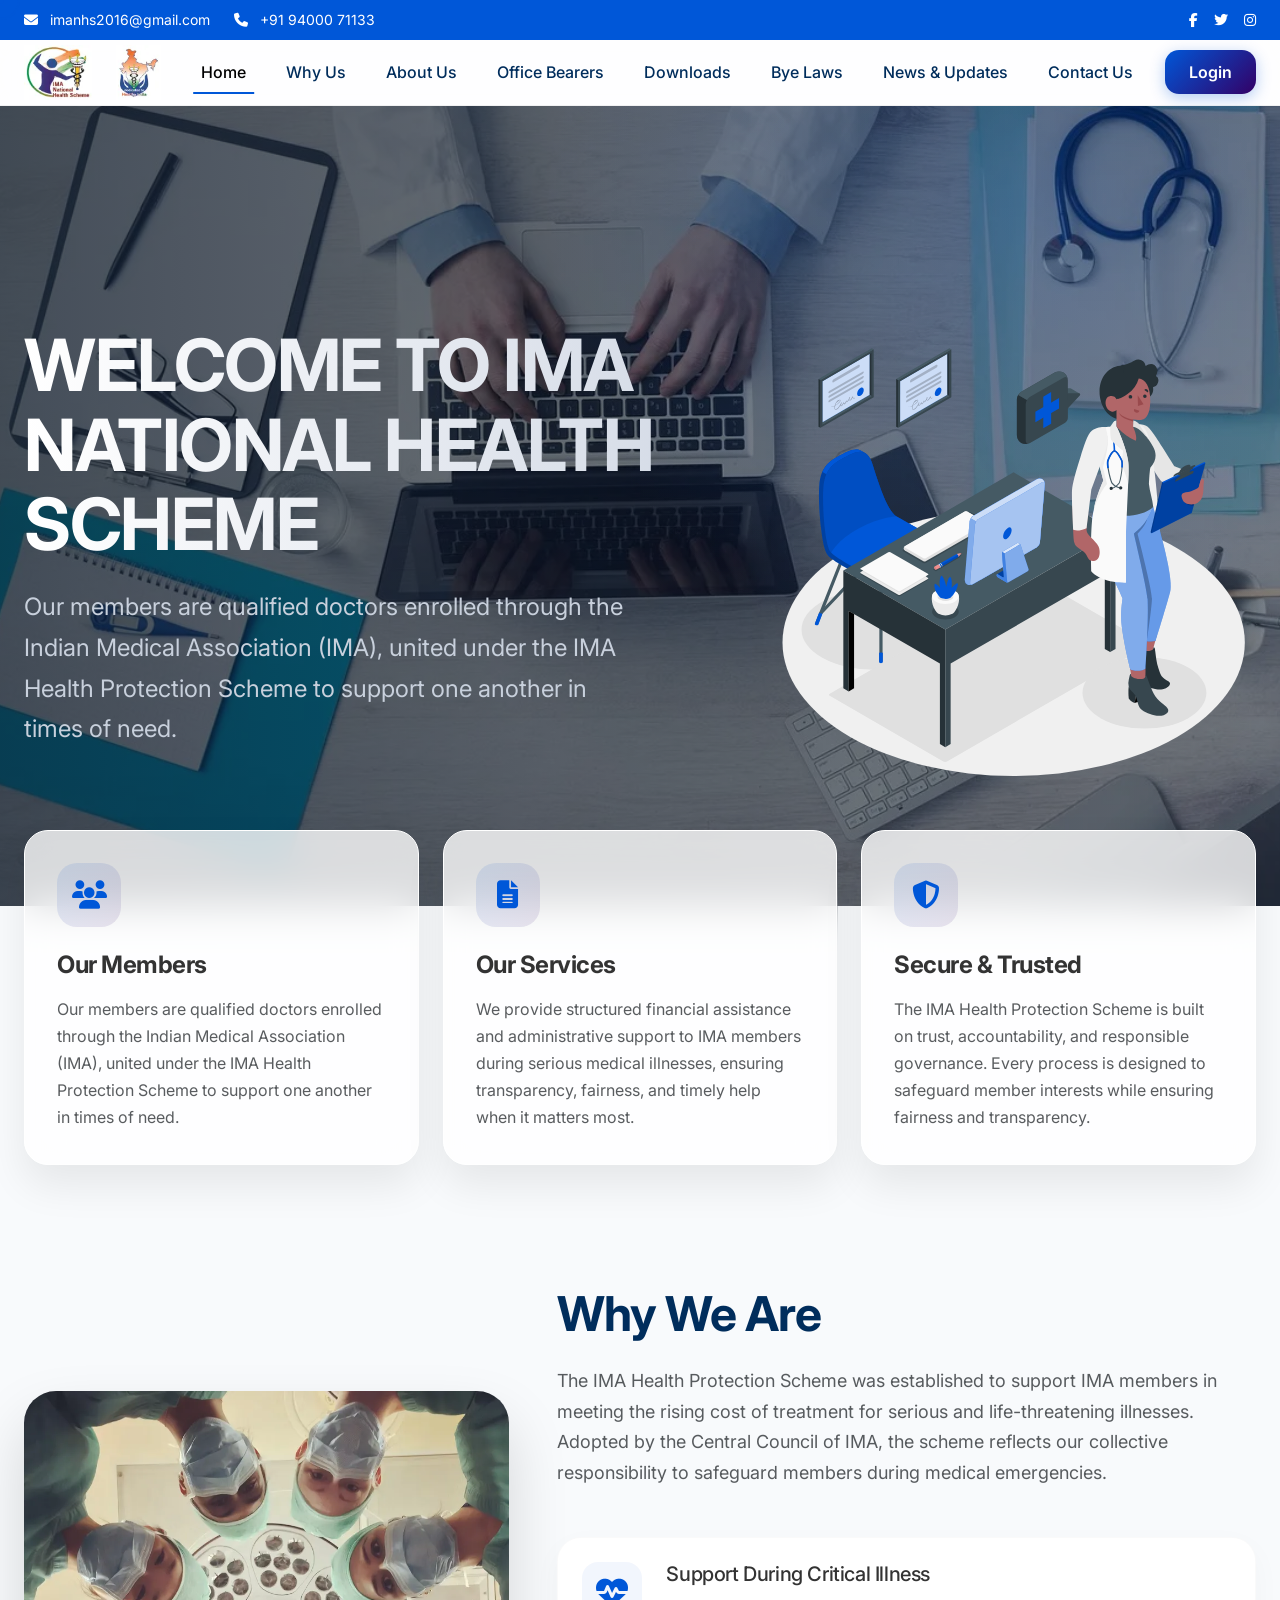
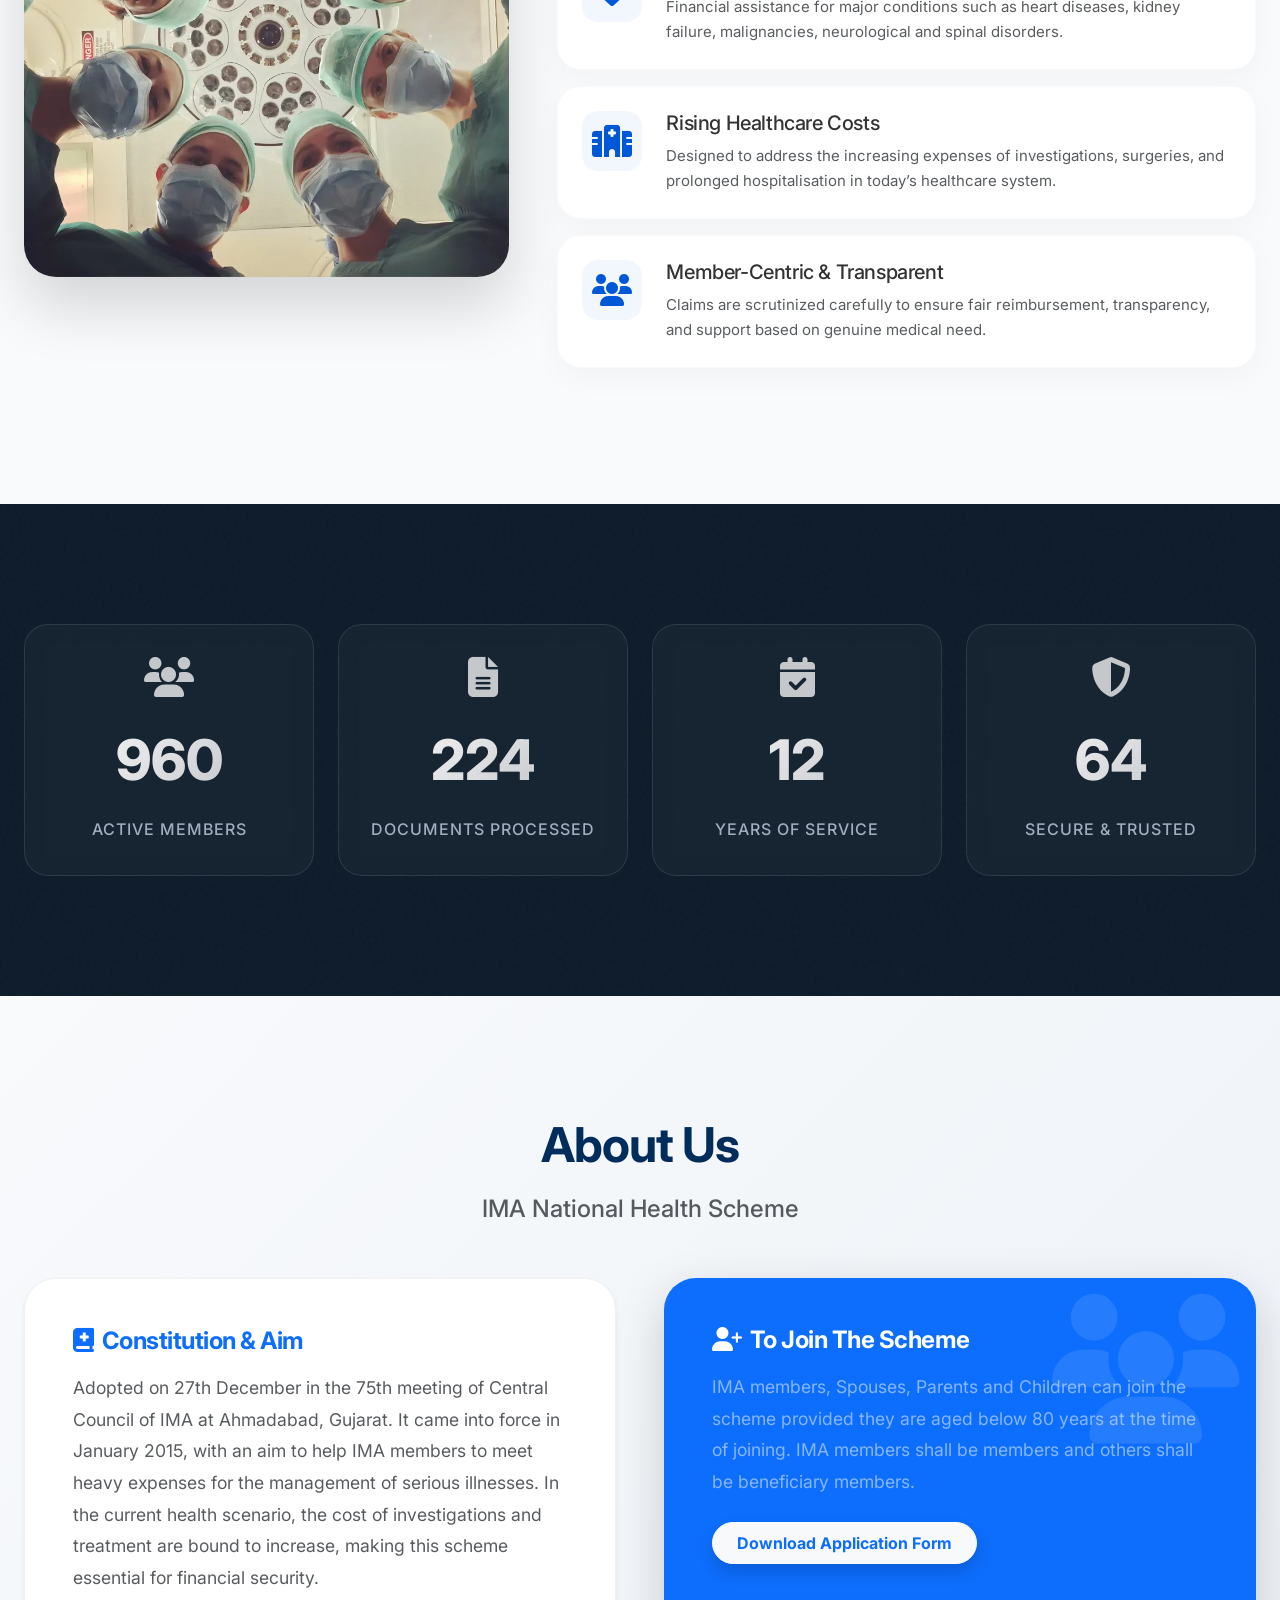
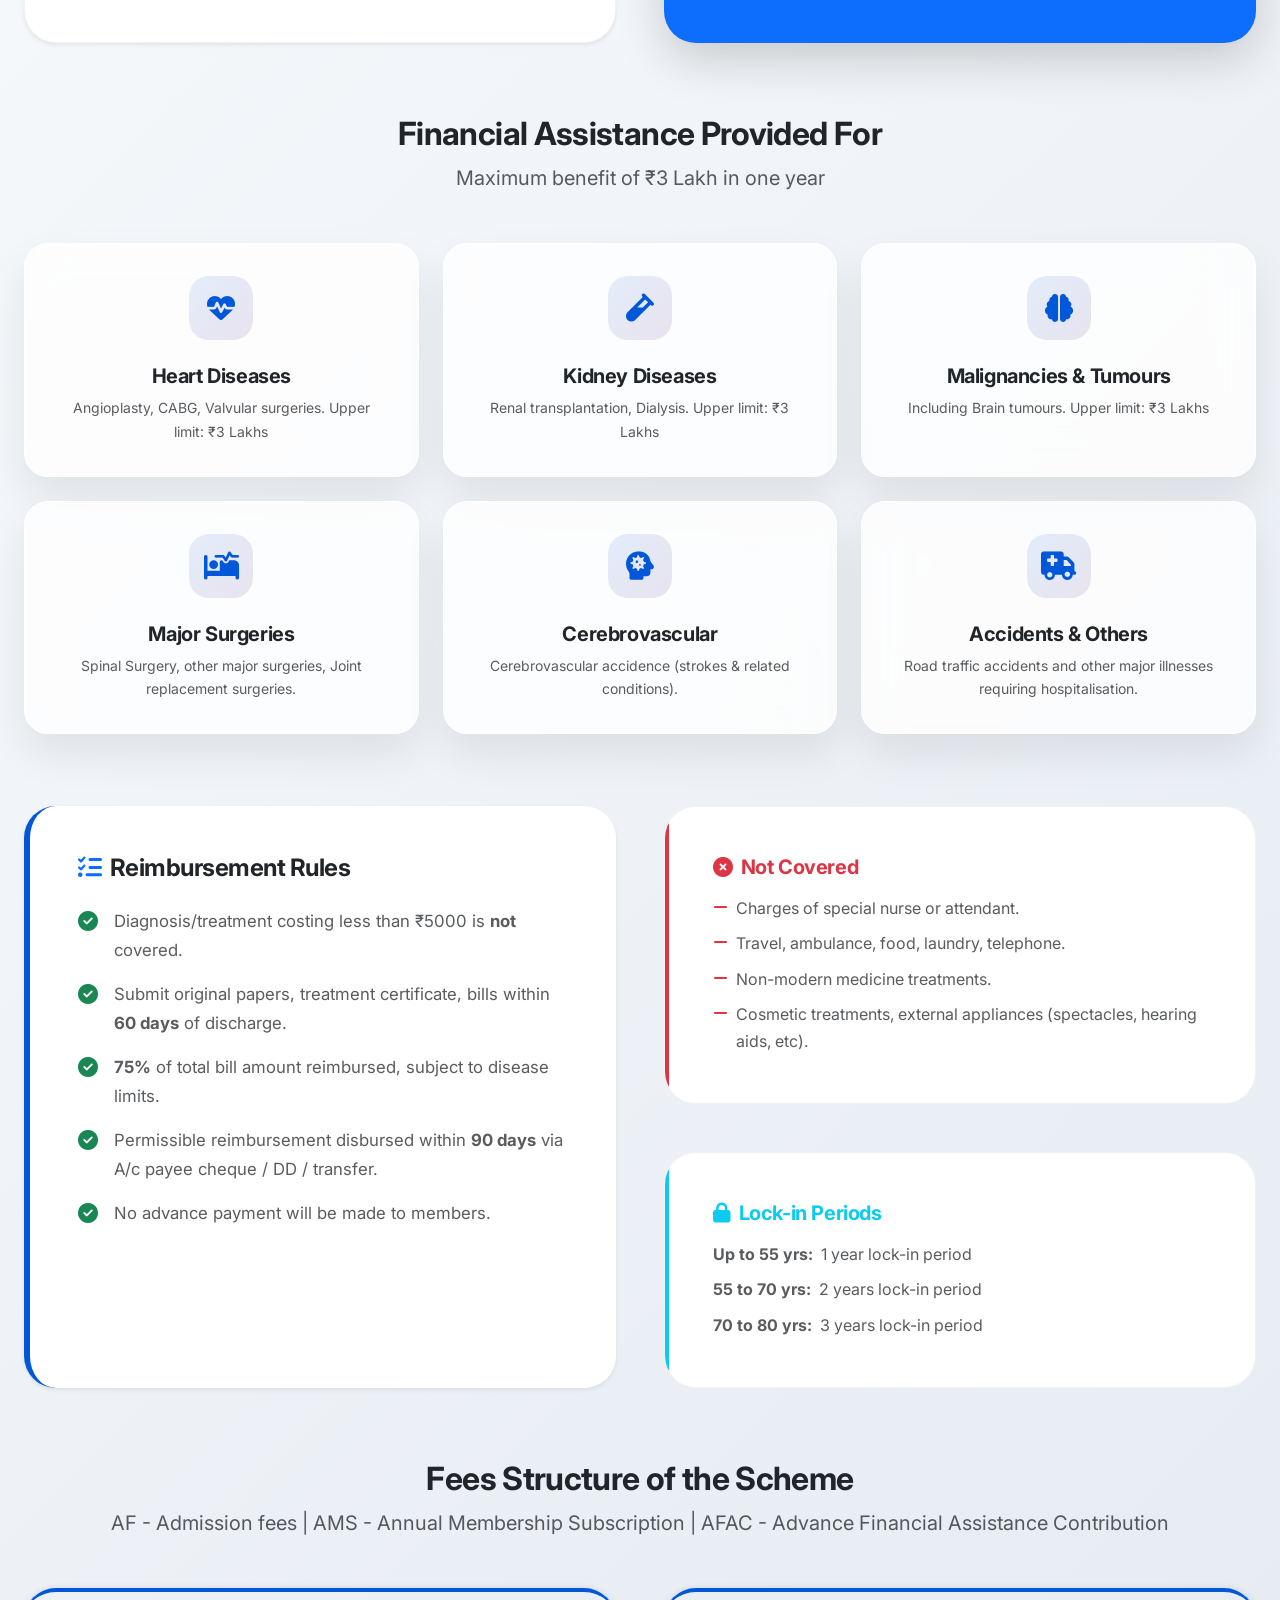
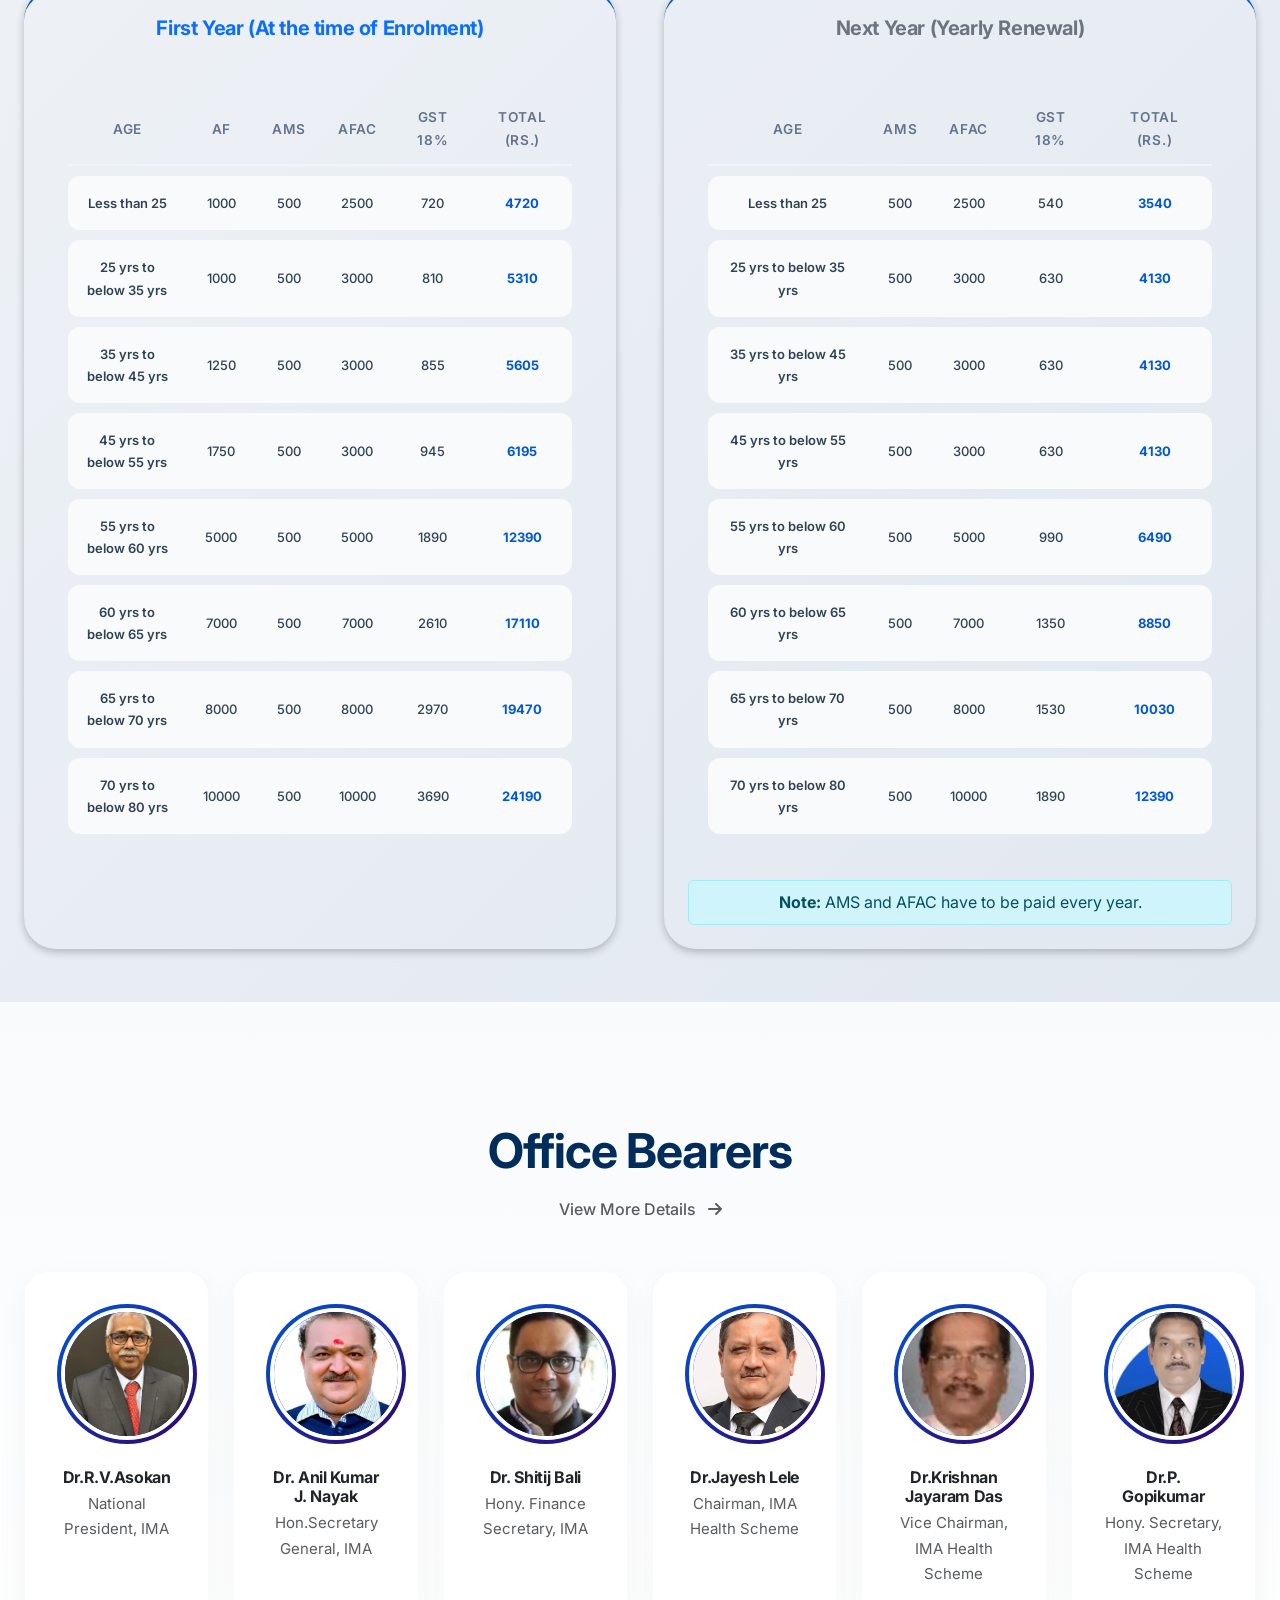
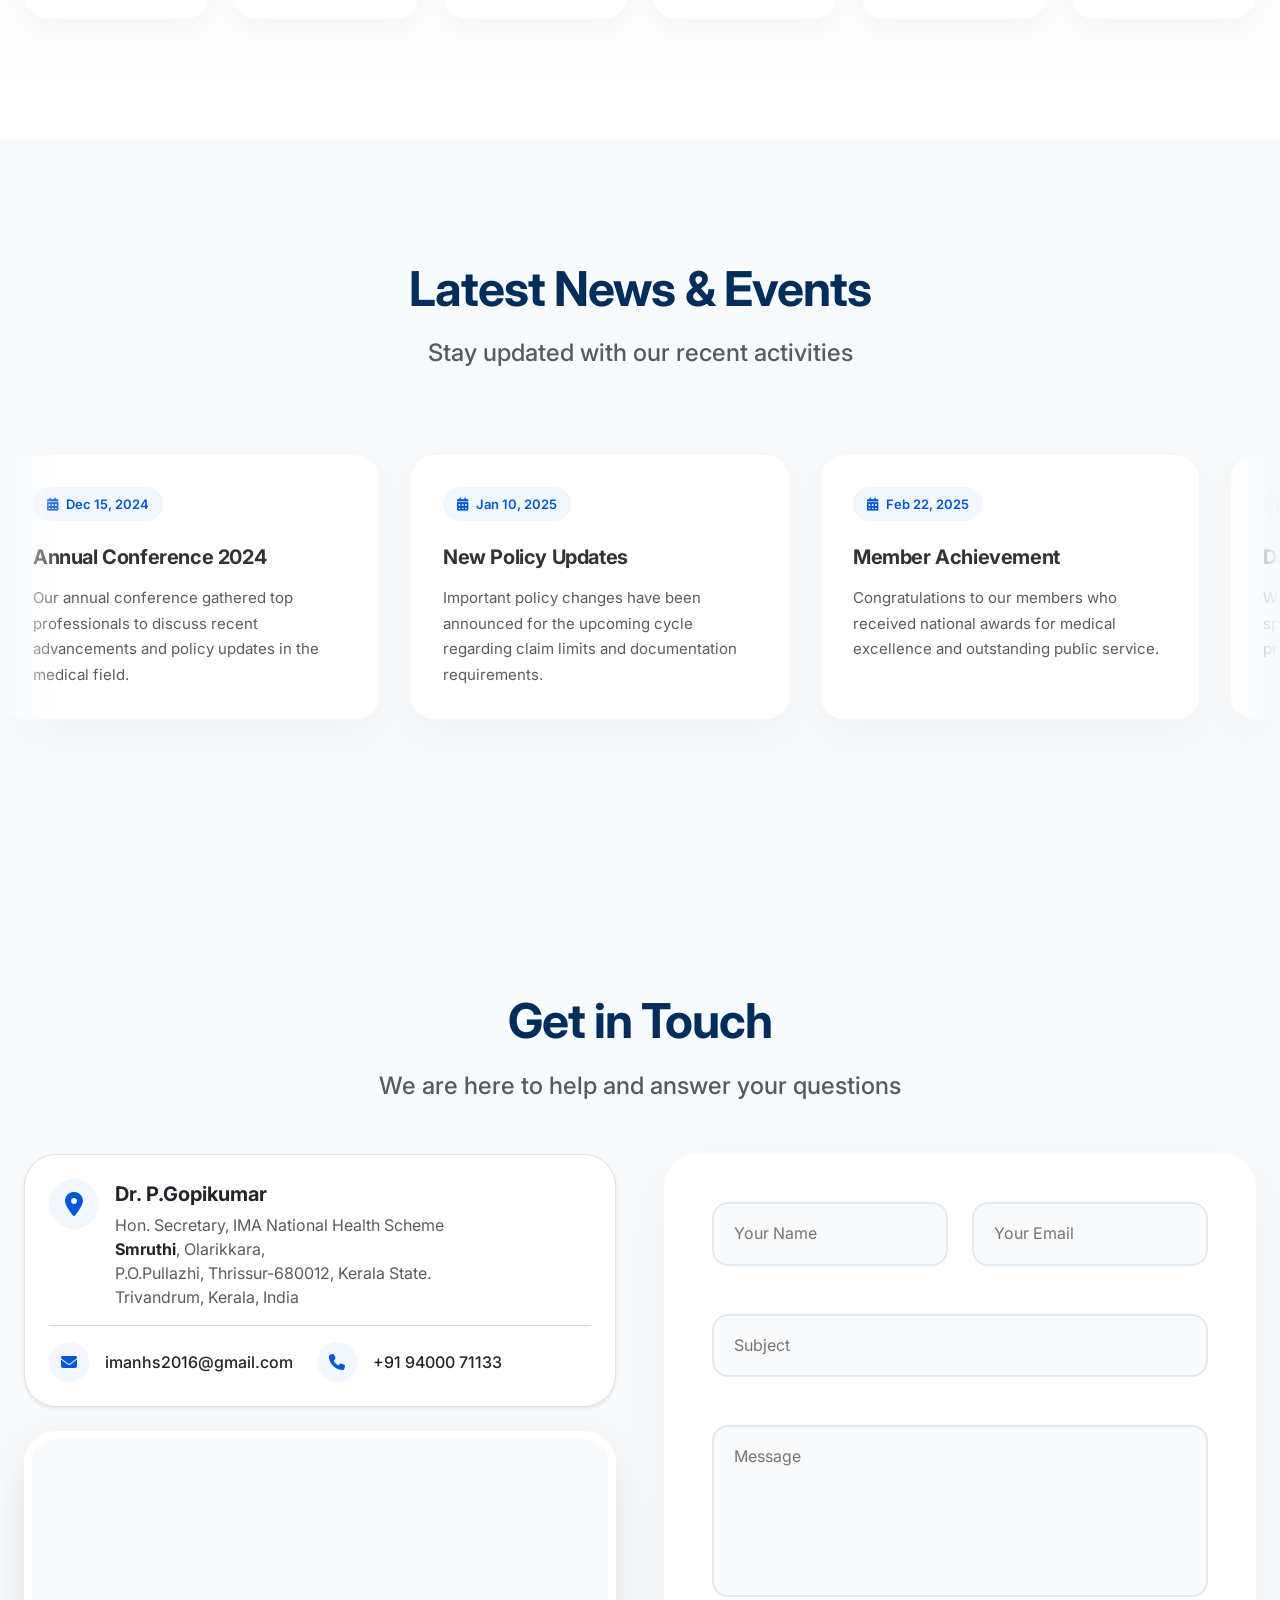
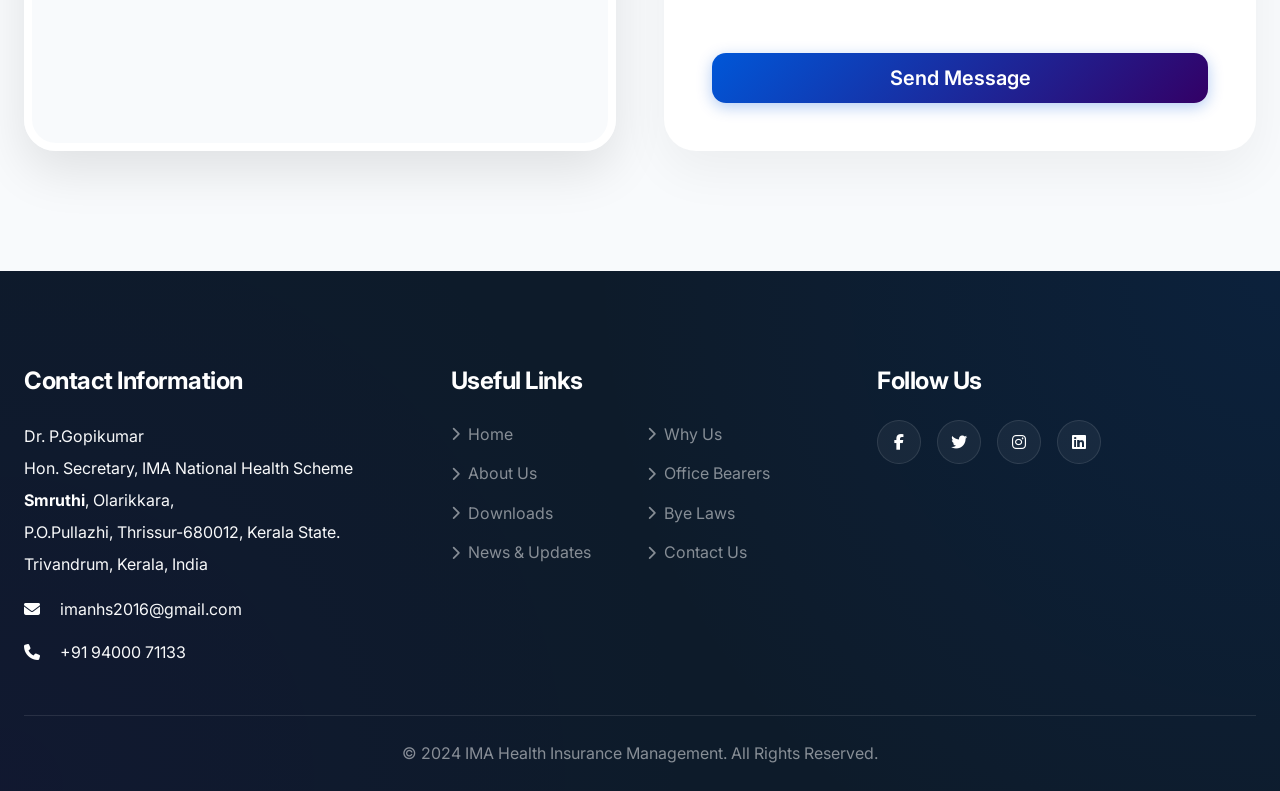
<file: index.html>
<!DOCTYPE html>
<html lang="en">
<head>
    <meta charset="UTF-8">
    <title>IMA Health Protection Scheme</title>
    <meta name="viewport" content="width=device-width, initial-scale=1">
    <link rel="icon" type="image/webp" href="assets/imgi_1_top_logo_1.webp">
    
    <!-- SEO Meta Tags -->
    <meta name="description" content="The IMA National Health Scheme provides a comprehensive health protection and welfare scheme for Indian Medical Association members. Access claim management, guidelines, and member services.">
    <meta name="keywords" content="IMA, Indian Medical Association, Health Scheme, Health Protection, Doctors Welfare, IMA NHS, Medical Professionals Insurance, Kerala IMA">
    <meta name="author" content="IMA National Health Scheme">
    <meta name="robots" content="index, follow">
    
    <!-- Open Graph / Facebook -->
    <meta property="og:type" content="website">
    <meta property="og:url" content="https://imanhs.com/">
    <meta property="og:title" content="IMA Health Protection Scheme">
    <meta property="og:description" content="A comprehensive health protection and welfare scheme for Indian Medical Association members. Access claim management, guidelines, and member services.">
    
    <!-- Twitter -->
    <meta property="twitter:card" content="summary_large_image">
    <meta property="twitter:url" content="https://imanhs.com/">
    <meta property="twitter:title" content="IMA Health Protection Scheme">
    <meta property="twitter:description" content="A comprehensive health protection and welfare scheme for Indian Medical Association members.">
    
    <!-- Bootstrap -->
    <link href="https://cdn.jsdelivr.net/npm/bootstrap@5.3.2/dist/css/bootstrap.min.css" rel="stylesheet">
    <!-- Font Awesome -->
    <link href="https://cdnjs.cloudflare.com/ajax/libs/font-awesome/6.5.0/css/all.min.css" rel="stylesheet">
    <!-- Premium CSS -->
    <link rel="stylesheet" href="css/premium.css">
</head>
<body>

<!-- Preloader -->
<div id="preloader">
    <svg class="animated" id="freepik_stories-medicine" xmlns="http://www.w3.org/2000/svg" viewBox="0 0 500 500" version="1.1" xmlns:xlink="http://www.w3.org/1999/xlink" xmlns:svgjs="http://svgjs.com/svgjs"><style>svg#freepik_stories-medicine:not(.animated) .animable {opacity: 0;}svg#freepik_stories-medicine.animated #freepik--background-simple--inject-128 {animation: 1s 1 forwards cubic-bezier(.36,-0.01,.5,1.38) zoomIn;animation-delay: 0s;}svg#freepik_stories-medicine.animated #freepik--Graphics--inject-128 {animation: 1.5s Infinite  linear heartbeat;animation-delay: 0s;}svg#freepik_stories-medicine.animated #freepik--Character--inject-128 {animation: 1s 1 forwards ease-in slideUp;animation-delay: 0s;}svg#freepik_stories-medicine.animated #freepik--Table--inject-128 {animation: 1s 1 forwards ease-in slideUp;animation-delay: 0s;}svg#freepik_stories-medicine.animated #freepik--Notebook--inject-128 {animation: 1s 1 forwards cubic-bezier(.36,-0.01,.5,1.38) lightSpeedLeft;animation-delay: 0s;}svg#freepik_stories-medicine.animated #freepik--Box--inject-128 {animation: 1s 1 forwards cubic-bezier(.36,-0.01,.5,1.38) lightSpeedRight;animation-delay: 0s;}svg#freepik_stories-medicine.animated #freepik--Medicine--inject-128 {animation: 1s 1 forwards ease-in zoomOut,1.5s Infinite  linear floating;animation-delay: 0s,1s;}            @keyframes zoomIn {                0% {                    opacity: 0;                    transform: scale(0.5);                }                100% {                    opacity: 1;                    transform: scale(1);                }            }                    @keyframes heartbeat {                0% {                    transform: scale(1);                }                10% {                    transform: scale(1.1);                }                30% {                    transform: scale(1);                }                40% {                    transform: scale(1);                }                50% {                    transform: scale(1.1);                }                60% {                    transform: scale(1);                }                100% {                    transform: scale(1);                }            }                    @keyframes slideUp {                0% {                    opacity: 0;                    transform: translateY(30px);                }                100% {                    opacity: 1;                    transform: inherit;                }            }                    @keyframes lightSpeedLeft {              from {                transform: translate3d(-50%, 0, 0) skewX(20deg);                opacity: 0;              }              60% {                transform: skewX(-10deg);                opacity: 1;              }              80% {                transform: skewX(2deg);              }              to {                opacity: 1;                transform: translate3d(0, 0, 0);              }            }                    @keyframes lightSpeedRight {              from {                transform: translate3d(50%, 0, 0) skewX(-20deg);                opacity: 0;              }              60% {                transform: skewX(10deg);                opacity: 1;              }              80% {                transform: skewX(-2deg);              }              to {                opacity: 1;                transform: translate3d(0, 0, 0);              }            }                    @keyframes zoomOut {                0% {                    opacity: 0;                    transform: scale(1.5);                }                100% {                    opacity: 1;                    transform: scale(1);                }            }                    @keyframes floating {                0% {                    opacity: 1;                    transform: translateY(0px);                }                50% {                    transform: translateY(-10px);                }                100% {                    opacity: 1;                    transform: translateY(0px);                }            }        .animator-hidden { display: none; }</style><g id="freepik--background-simple--inject-128" class="animable" style="transform-origin: 249.042px 249.91px;"><path d="M417.69,51.84c-30.45-18.94-66.95-21-99.11-5.23C291.19,60,269.88,82.77,242.46,96.17,205,114.5,163.87,124.52,126,142.08s-74.12,45.08-87.7,84.56c-16,46.63-10.38,101.46,14.09,144.09,39.78,69.29,118.68,93.9,194.64,93,160.51-1.89,243.19-196.29,217-336C458.31,97.46,444.37,68.43,417.69,51.84Z" style="fill: #0057D8; transform-origin: 249.042px 249.91px;" id="el037oi18o6n96" class="animable"></path><g id="elz8qct9tnhk"><path d="M417.69,51.84c-30.45-18.94-66.95-21-99.11-5.23C291.19,60,269.88,82.77,242.46,96.17,205,114.5,163.87,124.52,126,142.08s-74.12,45.08-87.7,84.56c-16,46.63-10.38,101.46,14.09,144.09,39.78,69.29,118.68,93.9,194.64,93,160.51-1.89,243.19-196.29,217-336C458.31,97.46,444.37,68.43,417.69,51.84Z" style="fill: rgb(255, 255, 255); opacity: 0.7; transform-origin: 249.042px 249.91px;" class="animable" id="el6d3i72mn38d"></path></g></g><g id="freepik--Graphics--inject-128" class="animable animator-hidden" style="transform-origin: 245.915px 235.06px;"><polygon points="120.61 310.27 112.21 311.79 110.56 302.69 100.58 304.5 102.23 313.6 93.84 315.12 95.71 325.45 104.1 323.93 105.75 333.03 115.73 331.23 114.08 322.12 122.48 320.6 120.61 310.27" style="fill: none; stroke: #0057D8; stroke-linecap: round; stroke-linejoin: round; transform-origin: 108.16px 317.86px;" id="elwd1a5ekaju" class="animable"></polygon><polygon points="204.47 170.87 196.42 168.03 199.5 159.31 189.94 155.93 186.86 164.65 178.81 161.81 175.32 171.71 183.36 174.55 180.28 183.28 189.84 186.65 192.93 177.93 200.97 180.77 204.47 170.87" style="fill: none; stroke: #0057D8; stroke-linecap: round; stroke-linejoin: round; transform-origin: 189.895px 171.29px;" id="eljrgl6u7h7fk" class="animable"></polygon><polygon points="407.51 275.09 399.97 279.08 395.64 270.9 386.67 275.64 391 283.82 383.46 287.81 388.37 297.09 395.91 293.1 400.24 301.27 409.21 296.53 404.88 288.35 412.42 284.36 407.51 275.09" style="fill: none; stroke: #0057D8; stroke-linecap: round; stroke-linejoin: round; transform-origin: 397.94px 286.085px;" id="elj1tmgtmief" class="animable"></polygon><circle cx="85.53" cy="282.47" r="6.12" style="fill: none; stroke: #0057D8; stroke-linecap: round; stroke-linejoin: round; transform-origin: 85.53px 282.47px;" id="elad7i6zxx6r" class="animable"></circle><path d="M180.86,200.65a1.62,1.62,0,1,1-1.62-1.62A1.62,1.62,0,0,1,180.86,200.65Z" style="fill: none; stroke: #0057D8; stroke-linecap: round; stroke-linejoin: round; transform-origin: 179.24px 200.65px;" id="el0okd25ghg5u" class="animable"></path><path d="M106.73,172.86a5.72,5.72,0,1,1-5.72-5.72A5.73,5.73,0,0,1,106.73,172.86Z" style="fill: none; stroke: #0057D8; stroke-linecap: round; stroke-linejoin: round; transform-origin: 101.01px 172.86px;" id="elea8qctp4zxo" class="animable"></path><path d="M358.76,250.34a3.24,3.24,0,1,1-3.24-3.24A3.24,3.24,0,0,1,358.76,250.34Z" style="fill: none; stroke: #0057D8; stroke-linecap: round; stroke-linejoin: round; transform-origin: 355.52px 250.34px;" id="el8o0po8lgp3p" class="animable"></path><circle cx="326.01" cy="144.34" r="7.25" style="fill: none; stroke: #0057D8; stroke-linecap: round; stroke-linejoin: round; transform-origin: 326.01px 144.34px;" id="elzw080xosgtg" class="animable"></circle></g><g id="freepik--Character--inject-128" class="animable" style="transform-origin: 253.315px 262.322px;"><path d="M281.37,209.51c.38.57,11.85,2.86,17.8,11.51a82.52,82.52,0,0,1,8.66,15.91s9.95,5.92,15.05,10.8,11.18,11.36,15.87,14.76,14.34,9.85,16.77,17.4c0,0-14.47,39.63-18.56,48.39s-14.18,27.35-14.18,27.35l-18,76.47H200.37l-3.56-26.23s-32-6.28-45.37-18c0,0-1.26-29,4.33-54.87s24.6-79.66,37.48-96.09c0,0,20.57-9.84,38.72-13,0,0,11.78-9.31,19.49-10.3S281.37,209.51,281.37,209.51Z" style="fill: rgb(255, 255, 255); transform-origin: 253.419px 320.805px;" id="elv2y89i9d8xj" class="animable"></path><path d="M198.22,417.69c9.27,1.77,17.35,3.3,26.79,3.19s19.08-2.23,26.8-7.64a17.23,17.23,0,0,1,5-2.9c4.1-1.15,8.16,1.56,12.23,2.82,5.16,1.6,10.82.84,15.88-1.08s9.61-4.91,14.12-7.89q-1,13.8-.65,27.65l6.43.26,16.47-72.47s-28.17,32.72-41.9,42.49l-26.34-6.78s-2.48,2.06-7.7,3.1c0,0-2.39,9.19-15.83,9.21s-32.71-1.78-32.71-1.78Z" style="fill: #0057D8; transform-origin: 259.05px 395.865px;" id="eljdgg79u2wz" class="animable"></path><g id="el5yzy5uc82v3"><path d="M198.22,417.69c9.27,1.77,17.35,3.3,26.79,3.19s19.08-2.23,26.8-7.64a17.23,17.23,0,0,1,5-2.9c4.1-1.15,8.16,1.56,12.23,2.82,5.16,1.6,10.82.84,15.88-1.08s9.61-4.91,14.12-7.89q-1,13.8-.65,27.65l6.43.26,16.47-72.47s-28.17,32.72-41.9,42.49l-26.34-6.78s-2.48,2.06-7.7,3.1c0,0-2.39,9.19-15.83,9.21s-32.71-1.78-32.71-1.78Z" style="fill: rgb(255, 255, 255); opacity: 0.5; transform-origin: 259.05px 395.865px;" class="animable" id="el595d5sbm4pt"></path></g><path d="M171.23,282.47S159,341.84,159.62,362.23c0,0,16.62-4.66,28.22,0,0,0-19.74-2.2-28.24,6.85s17.66,32.83,70,28c0,0,10.44,3.27,15.74,1.35,0,0-1.42,9.46-15.83,9.21-14.35-.57-56.33-.92-78.08-19.76C151.44,387.89,148.7,333.31,171.23,282.47Z" style="fill: #0057D8; transform-origin: 198.335px 345.057px;" id="el9qd99m3sdo6" class="animable"></path><g id="el5co7fhii377"><path d="M171.23,282.47S159,341.84,159.62,362.23c0,0,16.62-4.66,28.22,0,0,0-19.74-2.2-28.24,6.85s17.66,32.83,70,28c0,0,10.44,3.27,15.74,1.35,0,0-1.42,9.46-15.83,9.21-14.35-.57-56.33-.92-78.08-19.76C151.44,387.89,148.7,333.31,171.23,282.47Z" style="fill: rgb(255, 255, 255); opacity: 0.6; transform-origin: 198.335px 345.057px;" class="animable" id="elrilhmmplao"></path></g><path d="M196.24,293.85s3.61,26.29,9.44,31.79,33,3.7,43.76,9.63c0,0,10.13-17.55,28.45-28.53l-24.84,39.11-21.47-5.07-26.21-4-2.2,5.06-3.94,0S198.79,313.78,196.24,293.85Z" style="fill: #0057D8; transform-origin: 237.065px 319.85px;" id="el496c29m6d24" class="animable"></path><g id="elkm96bls7oj"><path d="M196.24,293.85s3.61,26.29,9.44,31.79,33,3.7,43.76,9.63c0,0,10.13-17.55,28.45-28.53l-24.84,39.11-21.47-5.07-26.21-4-2.2,5.06-3.94,0S198.79,313.78,196.24,293.85Z" style="fill: rgb(255, 255, 255); opacity: 0.5; transform-origin: 237.065px 319.85px;" class="animable" id="el4uwndba49jj"></path></g><path d="M298.93,240.3c11.23,6.61,12.49,14.06,14.8,19.38-5.84,1.16-11.88,2.4-16.7,5.89-6,4.36-9.25,11.58-11.77,18.59a185.24,185.24,0,0,0-6,20.26,69.61,69.61,0,0,1,22.49-24.34c5.39-3.56,12.05-6.43,18.2-4.42-5.16,2.19-11,5.15-12.09,10.65a5.17,5.17,0,0,0,.11,2.76c.92,2.59,4.14,3.29,6.58,4.55,4.76,2.45,7.24,8,7.45,13.38s-1.44,10.58-3.07,15.67q-2.15,6.69-4.3,13.38c-1.83,5.7-3.69,11.48-7,16.48s-8.28,9.19-14.19,10.17a12.35,12.35,0,0,1-7.33-.83,24.32,24.32,0,0,1-4.83-3.45,50,50,0,0,0-24.64-10.64c11.62,7.68,17.12,21.63,21.94,34.7a25.55,25.55,0,0,0-9.25-9.36,5.91,5.91,0,0,0-3.36-1.06c-3.16.25-4.16,4.28-6.06,6.8-2.28,3-6.45,4.07-10.19,3.59s-7.18-2.23-10.54-4l-42.51-21.92-3,9s33.86,27,85.74,36.55c0,0,33.7-26.63,45.64-50.24s30.49-72,30.49-72-6.79-12.86-18.43-19.57c0,0-8.69-4.11-10.52-9.19s-18.16-13.85-18.16-13.85S310.55,242.65,298.93,240.3Z" style="fill: #0057D8; transform-origin: 274.605px 319.655px;" id="el2ot2u8pafwm" class="animable"></path><g id="elpjojv5b2a7"><path d="M298.93,240.3c11.23,6.61,12.49,14.06,14.8,19.38-5.84,1.16-11.88,2.4-16.7,5.89-6,4.36-9.25,11.58-11.77,18.59a185.24,185.24,0,0,0-6,20.26,69.61,69.61,0,0,1,22.49-24.34c5.39-3.56,12.05-6.43,18.2-4.42-5.16,2.19-11,5.15-12.09,10.65a5.17,5.17,0,0,0,.11,2.76c.92,2.59,4.14,3.29,6.58,4.55,4.76,2.45,7.24,8,7.45,13.38s-1.44,10.58-3.07,15.67q-2.15,6.69-4.3,13.38c-1.83,5.7-3.69,11.48-7,16.48s-8.28,9.19-14.19,10.17a12.35,12.35,0,0,1-7.33-.83,24.32,24.32,0,0,1-4.83-3.45,50,50,0,0,0-24.64-10.64c11.62,7.68,17.12,21.63,21.94,34.7a25.55,25.55,0,0,0-9.25-9.36,5.91,5.91,0,0,0-3.36-1.06c-3.16.25-4.16,4.28-6.06,6.8-2.28,3-6.45,4.07-10.19,3.59s-7.18-2.23-10.54-4l-42.51-21.92-3,9s33.86,27,85.74,36.55c0,0,33.7-26.63,45.64-50.24s30.49-72,30.49-72-6.79-12.86-18.43-19.57c0,0-8.69-4.11-10.52-9.19s-18.16-13.85-18.16-13.85S310.55,242.65,298.93,240.3Z" style="fill: rgb(255, 255, 255); opacity: 0.6; transform-origin: 274.605px 319.655px;" class="animable" id="el5jb9vy8fmpm"></path></g><path d="M295.36,148.25s2.27-26.47-9.14-29-17.82-13-17.82-13l-40.48,11.3-6.28,24.34,4,12.32s.84,11.43,1,17.08,0,10,4.28,16.86,8.26,13.67,17.51,19.6v15.59s-5.72,16.69-2.56,26.93c0,0,1.89,2,7.11-1s27.55-17.92,35.34-33.5l2.42-39.61s6.43,1,9.2-4.86c4.07-5.73,3.91-12.41,2.33-17.85s-8.38-1.92-8.38-1.92Z" style="fill: rgb(153, 153, 153); transform-origin: 262.472px 178.587px;" id="el09fg7hr0vda4" class="animable"></path><path d="M248.87,187.06a11.27,11.27,0,0,1,9.08-3.62s4.87-7.69,10-6.28c0,0,1.58,8.15-4.57,11.36C255.38,192.69,248.87,187.06,248.87,187.06Z" style="fill: rgb(115, 115, 115); transform-origin: 258.501px 183.523px;" id="eluvb3x3fhaz" class="animable"></path><path d="M233.83,114.18s-9.69,12.73-9.13,26,2.49,22.68,1.93,32.92,10.24,27.39,21.31,34.3c8.27,5.17,18.64,4.29,26.69-1,9-6,13.95-16.78,15.76-27.13.18-1,.32-2,.42-3.08" style="fill: none; stroke: rgb(38, 50, 56); stroke-linecap: round; stroke-linejoin: round; transform-origin: 257.743px 162.517px;" id="elmobkzg60bk" class="animable"></path><path d="M247.94,207.41s1.57,14.34,0,19.25c-1.73,5.39-3.82,17.94-2,23.61s35.87-18.16,42.45-34.51c0,0,.91-31.77,3.18-39.71" style="fill: none; stroke: rgb(38, 50, 56); stroke-linecap: round; stroke-linejoin: round; transform-origin: 268.403px 213.587px;" id="eljjlnp9su2n" class="animable"></path><path d="M247,186.71s15.49,4.38,21.83-11.61" style="fill: none; stroke: rgb(38, 50, 56); stroke-linecap: round; stroke-linejoin: round; transform-origin: 257.915px 181.179px;" id="elyz71ypm947m" class="animable"></path><path d="M248.25,210.86s3.3,10.23,10.42,10.84,24.93-13.66,31-30.47v-8.41s-5,22-19.64,26-21.49-1.09-21.49-1.09Z" style="fill: rgb(38, 50, 56); transform-origin: 268.96px 202.269px;" id="el9n4mnhiml1" class="animable"></path><path d="M267.94,177.16c-6.88-.48-10,6.28-10,6.28a10.18,10.18,0,0,0-9.08,3.62,12.3,12.3,0,0,0,12.69,2.3C269.37,186.64,267.94,177.16,267.94,177.16Z" style="fill: none; stroke: rgb(38, 50, 56); stroke-linecap: round; stroke-linejoin: round; transform-origin: 258.451px 183.67px;" id="el5bey0qfxmfe" class="animable"></path><path d="M250.69,147a66.94,66.94,0,0,1-.42,9.5c-.37,2.83-1.68,5.54-2.77,8.2-1,2.42-2.67,6.14-1.28,8.69,1.58,2.89,6.83,0,6.83,0" style="fill: none; stroke: rgb(38, 50, 56); stroke-linecap: round; stroke-linejoin: round; transform-origin: 249.37px 160.837px;" id="elfxulclayzu" class="animable"></path><path d="M256.28,172.79c1.77.24,4.28,0,4.78-3.07" style="fill: none; stroke: rgb(38, 50, 56); stroke-linecap: round; stroke-linejoin: round; transform-origin: 258.67px 171.29px;" id="elv55v5dygnxb" class="animable"></path><path d="M262,143.18a9.2,9.2,0,0,1,12.7,0" style="fill: none; stroke: rgb(38, 50, 56); stroke-linecap: round; stroke-linejoin: round; stroke-width: 2px; transform-origin: 268.35px 141.909px;" id="elc4edihdnw" class="animable"></path><path d="M241.82,145.68s-4.69-6-10.83,0" style="fill: none; stroke: rgb(38, 50, 56); stroke-linecap: round; stroke-linejoin: round; stroke-width: 2px; transform-origin: 236.405px 144.347px;" id="eldaml07keal8" class="animable"></path><path d="M287.13,160.85s5.35-12.85,12.33-10.09c4.81,1.91,5.1,10.21,2.55,16s-3.83,11.69-12.33,8.39" style="fill: none; stroke: rgb(38, 50, 56); stroke-linecap: round; stroke-linejoin: round; transform-origin: 295.365px 163.236px;" id="el0qyilv7djzmi" class="animable"></path><path d="M288.08,158.88s-5.14-1.82-6.09-10.17S286.16,132,284.26,126s-16.87-3-20.28-13.46c0,0-11.24,8.38-33,6.58,0,0-4.59,7.82-5.39,12.6a77.47,77.47,0,0,0,.08,22.53c0,.26.09.51.14.77,1.56,8.14-6.21-11.08-6-19.29s-4.74-18.64,1.71-26.41S251.62,97,256.28,93.35,270,99.42,280.47,103s19.15,7.85,17.83,22.7.07,16.84.13,24.66C298.43,150.38,293.59,148.56,288.08,158.88Z" style="fill: rgb(38, 50, 56); transform-origin: 258.313px 125.712px;" id="elvslk1njat5i" class="animable"></path><path d="M268.37,154c0,2-.77,3.66-1.73,3.66s-1.72-1.64-1.72-3.66.77-3.65,1.72-3.65S268.37,152,268.37,154Z" style="fill: rgb(38, 50, 56); transform-origin: 266.645px 154.005px;" id="elj7h6oq0epn" class="animable"></path><path d="M241.82,154c0,2-.77,3.66-1.72,3.66s-1.72-1.64-1.72-3.66.77-3.65,1.72-3.65S241.82,152,241.82,154Z" style="fill: rgb(38, 50, 56); transform-origin: 240.1px 154.005px;" id="elofrg6g4kssb" class="animable"></path><path d="M262,158.88s3.57,3.79,8.09,4.33" style="fill: none; stroke: rgb(38, 50, 56); stroke-linecap: round; stroke-linejoin: round; transform-origin: 266.045px 161.045px;" id="el1dag0xeo296" class="animable"></path><path d="M237.68,163.21s6.53-.46,8-4.33" style="fill: none; stroke: rgb(38, 50, 56); stroke-linecap: round; stroke-linejoin: round; transform-origin: 241.68px 161.045px;" id="el0tobuzr2w5ma" class="animable"></path><path d="M252.86,252.7c4.86-3.09,11.29-1.93,16.61.26,2.92,1.21,5.7,2.73,8.61,4a31.67,31.67,0,0,0,4.44,1.58c3.65.95,2.34-3.58,2.13-5.61-.3-2.91-.51-5.83-.86-8.72a2.63,2.63,0,0,1,.2-1.78,2.48,2.48,0,0,1,1.42-.87c6.41-2,13.32-1.12,20-1a3,3,0,0,0,1.76-.33c1-.65.89-2.12.62-3.28-2.31-9.88-10.46-19.71-19.32-24.65" style="fill: none; stroke: rgb(38, 50, 56); stroke-linecap: round; stroke-linejoin: round; transform-origin: 280.418px 235.485px;" id="elae1fi7c6c0b" class="animable"></path><path d="M248.5,213.9c-4.41,1.84-8.94,3.75-12.74,6.57a24.57,24.57,0,0,0-3.79,3.42,5.34,5.34,0,0,0-1.63,3.31,3.94,3.94,0,0,0,1.59,3,10.14,10.14,0,0,0,2.2,1.38c1.84.87,4,1.72,4.78,3.57a2.17,2.17,0,0,1,.2,1.25,2.3,2.3,0,0,1-.56,1c-1.52,1.85-4.2,3.28-4,5.67.13,1.85,2,3,3.66,3.82s3.6,1.67,4.17,3.44" style="fill: none; stroke: rgb(38, 50, 56); stroke-linecap: round; stroke-linejoin: round; transform-origin: 239.42px 232.115px;" id="el3aolqa7kq0g" class="animable"></path><path d="M222.39,120.13c.65-4,4.83-6.58,8.85-7.23s8.15,0,12.2-.35a23.78,23.78,0,0,0,17.06-9.91" style="fill: none; stroke: rgb(255, 255, 255); stroke-linecap: round; stroke-linejoin: round; transform-origin: 241.445px 111.385px;" id="elh3fqxy618b9" class="animable"></path><path d="M226.94,108.89c7.26-4.29,17.46.17,24.54-4.41a22.13,22.13,0,0,0,5.16-5.28" style="fill: none; stroke: rgb(255, 255, 255); stroke-linecap: round; stroke-linejoin: round; transform-origin: 241.79px 104.045px;" id="eln26yo305yqh" class="animable"></path><path d="M319.55,273c-26,5.19-35.7,24.32-35.7,24.32l-30.8,48.51" style="fill: none; stroke: rgb(38, 50, 56); stroke-linecap: round; stroke-linejoin: round; transform-origin: 286.3px 309.415px;" id="el4yr537dd08u" class="animable"></path><path d="M297.57,267.76a29.53,29.53,0,0,1,7.25-4.94" style="fill: none; stroke: rgb(38, 50, 56); stroke-linecap: round; stroke-linejoin: round; transform-origin: 301.195px 265.29px;" id="elwqirv3kpwud" class="animable"></path><path d="M279.39,304.38s3.28-17.52,12.7-30.43" style="fill none; stroke: rgb(38, 50, 56); stroke-linecap: round; stroke-linejoin: round; transform-origin: 285.74px 289.165px;" id="elfsajtnstdre" class="animable"></path><path d="M199.23,341.76s-1.35-53.67-6-61.87" style="fill: none; stroke: rgb(38, 50, 56); stroke-linecap: round; stroke-linejoin: round; transform-origin: 196.23px 310.825px;" id="elvbbvbg6rnfb" class="animable"></path><path d="M307.83,236.93s15,9,21.66,17.46,22.4,14.08,26,25.5c0,0-20.73,65.32-42.45,88.93s-33.68,33.3-33.68,33.3-52.25-9.08-86.14-37.54l12.12-27.85s34.17,4.32,47.68,9.12,26.34,33.87,26.34,33.87" style="fill: none; stroke: rgb(38, 50, 56); stroke-linecap: round; stroke-linejoin: round; transform-origin: 274.355px 319.525px;" id="eltavttsdilf" class="animable"></path><path d="M253.05,345.85s23.92,4.65,31.69,15.54" style="fill: none; stroke: rgb(38, 50, 56); stroke-linecap: round; stroke-linejoin: round; transform-origin: 268.895px 353.62px;" id="el8jj3zqusvp" class="animable"></path><polyline points="321.88 357.05 304.82 432.1 200.37 432.1 196.81 405.87" style="fill: none; stroke: rgb(38, 50, 56); stroke-linecap: round; stroke-linejoin: round; transform-origin: 259.345px 394.575px;" id="elu6m1ndtbh5" class="animable"></polyline><path d="M245.35,398.44c-5.77,11.82-13.38,9.21-13.38,9.21-58.85,2.23-80.53-19.76-80.53-19.76s-3-30.93,8.57-72.67,33.24-78.29,33.24-78.29c9.61-6.39,31.05-11.38,37.1-12.7l1.62-.34" style="fill: none; stroke: rgb(38, 50, 56); stroke-linecap: round; stroke-linejoin: round; transform-origin: 198.22px 315.892px;" id="el0uakzocuoj9" class="animable"></path><path d="M232,407.65s-3.11-.51-2.32-21.13" style="fill: none; stroke: rgb(38, 50, 56); stroke-linecap: round; stroke-linejoin: round; transform-origin: 230.776px 397.085px;" id="elwqpc398phhj" class="animable"></path><path d="M194.84,365.9s-14.7-5.18-32.91,7.42" style="fill: none; stroke: rgb(38, 50, 56); stroke-linecap: round; stroke-linejoin: round; transform-origin: 178.385px 369.083px;" id="el7pq9hj7nnjw" class="animable"></path><path d="M165.23,361.39s19.26-5.73,28,3.45" style="fill: none; stroke: rgb(38, 50, 56); stroke-linecap: round; stroke-linejoin: round; transform-origin: 179.23px 362.232px;" id="ellxa4njiz2el" class="animable"></path><path d="M191.15,364.32l2.5,1.25,9.52-23.78s-9.86-1.61-25.48,17.84A22.41,22.41,0,0,1,191.15,364.32Z" style="fill: rgb(153, 153, 153); stroke: rgb(38, 50, 56); stroke-miterlimit: 10; transform-origin: 190.43px 353.664px;" id="elbfsfcgbkuye" class="animable"></path><path d="M229.65,386.52l0,10.57s13.47,4,23.44-1.75Z" style="fill: rgb(153, 153, 153); stroke: rgb(38, 50, 56); stroke-miterlimit: 10; transform-origin: 241.37px 392.482px;" id="elk8o5huox8xm" class="animable"></path><path d="M302.66,240.45a1.91,1.91,0,0,1-.06.58c-.42,1.65-10.69,40.42-43.56,57.67a1.94,1.94,0,0,1-.93.23,2,2,0,0,1-.93-3.77c30-15.73,40.57-51.58,41.49-54.88Z" style="fill: rgb(38, 50, 56); transform-origin: 279.387px 269.605px;" id="elotz317zlxg" class="animable"></path><path d="M231.93,230.17a98.49,98.49,0,0,0-8.25,37.6c0,1.05,0,2.12,0,3.21,0,.27,0,.54,0,.81a6.71,6.71,0,0,0-.89.09,10.61,10.61,0,0,0-3.11,1c0-1.47,0-2.9,0-4.31.43-22.44,7.13-37.71,10.7-44.31l1.62-.34a5.34,5.34,0,0,0-1.63,3.31A3.94,3.94,0,0,0,231.93,230.17Z" style="fill: rgb(38, 50, 56); transform-origin: 225.84px 248.4px;" id="el9w2obqcvi34" class="animable"></path><path d="M271.31,289.68c2.34,3.25.42,8.65-4.3,12.06s-10.44,3.53-12.79.28-.43-8.65,4.29-12.06S269,286.43,271.31,289.68Z" style="fill: rgb(255, 255, 255); stroke: rgb(38, 50, 56); stroke-linecap: round; stroke-linejoin: round; transform-origin: 262.762px 295.85px;" id="el1le0dr2fphe" class="animable"></path><path d="M265.49,287.75c1.66,2.3.3,6.12-3,8.53s-7.39,2.5-9,.2-.3-6.12,3-8.53S263.83,285.46,265.49,287.75Z" style="fill: rgb(255, 255, 255); stroke: rgb(38, 50, 56); stroke-linecap: round; stroke-linejoin: round; transform-origin: 259.501px 292.117px;" id="el245pafjo1dc" class="animable"></path><path d="M239.06,328.34a2,2,0,0,1-2.39-3.2c.17-.14,6.88-5.85,3.94-25.08-.25-1.63-.57-3.37-1-5.2-1.27-5.83-3.23-13.21-7.24-18.63a10,10,0,0,0-8.75-4.44,6.71,6.71,0,0,0-.89.09,10.61,10.61,0,0,0-3.11,1,12.91,12.91,0,0,0-6.32,7.38l-.36,1a146.35,146.35,0,0,0-5.55,18.79c-1.6,7.85-2.14,16.08.7,21.83a12.5,12.5,0,0,0,7.76,6.57,2,2,0,0,1-.62,3.9,2,2,0,0,1-.62-.1,16.5,16.5,0,0,1-10.1-8.6c-3.2-6.47-2.78-15.28-1.16-23.6a140.36,140.36,0,0,1,5.82-20.12l.36-1a16.54,16.54,0,0,1,10.09-10.37,14.17,14.17,0,0,1,2.51-.62c.51-.07,1-.12,1.52-.15a14,14,0,0,1,11.94,6.09c4.46,6,6.58,13.93,7.93,20.15.47,2.14.83,4.15,1.1,6.05C247.78,321.64,239.45,328.06,239.06,328.34Z" style="fill: rgb(38, 50, 56); stroke: rgb(38, 50, 56); stroke-miterlimit: 10; transform-origin: 223.723px 300.067px;" id="elrd34s1bfqq" class="animable"></path><path d="M213.83,332s7.25,3,9.09,0,.35-4.41-2.16-4.65a73.46,73.46,0,0,0-7.51,0Z" style="fill: rgb(38, 50, 56); stroke: rgb(38, 50, 56); stroke-miterlimit: 10; transform-origin: 218.495px 330.294px;" id="el2f6ovdkd5ic" class="animable"></path><path d="M217.16,331a2,2,0,0,1-1.9,1.38,2,2,0,0,1-.62-.1,16.5,16.5,0,0,1-10.1-8.6c-3.2-6.47-2.78-15.28-1.16-23.6h4c-1.6,7.85-2.14,16.08.7,21.83a12.5,12.5,0,0,0,7.76,6.57A2,2,0,0,1,217.16,331Z" style="fill: rgb(255, 255, 255); stroke: rgb(38, 50, 56); stroke-linecap: round; stroke-linejoin: round; transform-origin: 209.698px 316.23px;" id="elmqdudcy7xk" class="animable"></path><path d="M232.38,326.17a3.33,3.33,0,0,0-.75,2.61,3.05,3.05,0,0,0,3.24,2.18,5.74,5.74,0,0,0,3.64-2c1-1.12,4.47-8.45,1.26-7.19C237.44,322.65,233.94,324.14,232.38,326.17Z" style="fill: rgb(38, 50, 56); stroke: rgb(38, 50, 56); stroke-miterlimit: 10; transform-origin: 236.35px 326.3px;" id="el1lmtwdn2p3oh" class="animable"></path><path d="M239.06,328.34a2,2,0,0,1-2.39-3.2c.17-.14,6.88-5.85,3.94-25.08h4C247.78,321.64,239.45,328.06,239.06,328.34Z" style="fill: rgb(255, 255, 255); stroke: rgb(38, 50, 56); stroke-linecap: round; stroke-linejoin: round; transform-origin: 240.64px 314.367px;" id="el4w2g7fm9yy5" class="animable"></path><g id="el8ot7h0tmz7a"><path d="M257,151.59s12.59-6.54,24.16,0c0,0,.19,9.65-4.18,13.62-1.55,1.41-8.65,1.65-11.34,1.41C254.72,165.63,257,151.59,257,151.59Z" style="fill: rgb(255, 255, 255); opacity: 0.2; transform-origin: 268.982px 157.692px;" class="animable" id="elry6kwx0bdfd"></path></g><g id="el76yjbohf6ns"><path d="M249.1,151.59s-12.59-6.54-24.15,0c0,0-.19,9.65,4.17,13.62,1.55,1.41,8.66,1.65,11.34,1.41C251.38,165.63,249.1,151.59,249.1,151.59Z" style="fill: rgb(255, 255, 255); opacity: 0.2; transform-origin: 237.123px 157.692px;" class="animable" id="elhnwm5ckzdq4"></path></g><path d="M257,151.59s12.59-6.54,24.16,0c0,0,.19,9.65-4.18,13.62-1.55,1.41-8.65,1.65-11.34,1.41C254.72,165.63,257,151.59,257,151.59Z" style="fill: none; stroke: rgb(38, 50, 56); stroke-miterlimit: 10; transform-origin: 268.982px 157.692px;" id="elx53h679c0n" class="animable"></path><path d="M249.1,151.59s-12.59-6.54-24.15,0c0,0-.19,9.65,4.17,13.62,1.55,1.41,8.66,1.65,11.34,1.41C251.38,165.63,249.1,151.59,249.1,151.59Z" style="fill: none; stroke: rgb(38, 50, 56); stroke-miterlimit: 10; transform-origin: 237.123px 157.692px;" id="elhvv6phughec" class="animable"></path><path d="M249.1,151.59s2.82-2.07,7.9,0" style="fill: none; stroke: rgb(38, 50, 56); stroke-miterlimit: 10; transform-origin: 253.05px 151.13px;" id="elels8mbqmw0j" class="animable"></path><line x1="281.16" y1="151.59" x2="286.42" y2="154.03" style="fill: none; stroke: rgb(38, 50, 56); stroke-miterlimit: 10; transform-origin: 283.79px 152.81px;" id="eltnc6u7an3mh" class="animable"></line></g><g id="freepik--Table--inject-128" class="animable" style="transform-origin: 256.315px 445.945px;"><polyline points="79.82 458.72 116.83 423.76 410.57 423.76 432.81 458.72 79.82 458.72" style="fill: rgb(255, 255, 255); stroke: rgb(38, 50, 56); stroke-linecap: round; stroke-linejoin: round; transform-origin: 256.315px 441.24px;" id="elqsz41pfe4y" class="animable"></polyline><rect x="79.82" y="458.72" width="352.99" height="9.41" style="fill: rgb(38, 50, 56); stroke: rgb(38, 50, 56); stroke-linecap: round; stroke-linejoin: round; transform-origin: 256.315px 463.425px;" id="el4qkkscaycq4" class="animable"></rect></g><g id="freepik--Notebook--inject-128" class="animable" style="transform-origin: 156.82px 435.485px;"><polygon points="116.83 450.08 116.83 442.83 174.83 442.83 174.83 450.08 163.64 450.08 116.83 450.08" style="fill: rgb(255, 255, 255); stroke: rgb(38, 50, 56); stroke-miterlimit: 10; transform-origin: 145.83px 446.455px;" id="ele5lqwkk8a8u" class="animable"></polygon><polygon points="116.83 442.83 151.09 419.85 196.81 420.93 174.83 442.83 116.83 442.83" style="fill: rgb(255, 255, 255); stroke: rgb(38, 50, 56); stroke-linecap: round; stroke-linejoin: round; transform-origin: 156.82px 431.34px;" id="el4vbuuwsulkn" class="animable"></polygon><polygon points="174.83 450.08 196.81 428.06 196.81 420.93 174.83 442.83 174.83 450.08" style="fill: rgb(255, 255, 255); stroke: rgb(38, 50, 56); stroke-linecap: round; stroke-linejoin: round; transform-origin: 185.82px 435.505px;" id="elvjunixxf1tf" class="animable"></polygon><path d="M173.26,441s-4.63.92-4.63,4.93,4,5.19,4,5.19" style="fill: none; stroke: rgb(38, 50, 56); stroke-linecap: round; stroke-linejoin: round; stroke-width: 2px; transform-origin: 170.945px 446.06px;" id="elunk89t01dl" class="animable"></path><path d="M168.63,441s-4.63.92-4.63,4.93,4,5.19,4,5.19" style="fill: none; stroke: rgb(38, 50, 56); stroke-linecap: round; stroke-linejoin: round; stroke-width: 2px; transform-origin: 166.315px 446.06px;" id="elqc18un5zxw" class="animable"></path><path d="M164,441s-4.63.92-4.63,4.93,4,5.19,4,5.19" style="fill: none; stroke: rgb(38, 50, 56); stroke-linecap: round; stroke-linejoin: round; stroke-width: 2px; transform-origin: 161.685px 446.06px;" id="elfao3n14koue" class="animable"></path><path d="M159.37,441s-4.63.92-4.63,4.93,4,5.19,4,5.19" style="fill: none; stroke: rgb(38, 50, 56); stroke-linecap: round; stroke-linejoin: round; stroke-width: 2px; transform-origin: 157.055px 446.06px;" id="el9i3qyeaeobq" class="animable"></path><path d="M154.74,441s-4.63.92-4.63,4.93,4,5.19,4,5.19" style="fill: none; stroke: rgb(38, 50, 56); stroke-linecap: round; stroke-linejoin: round; stroke-width: 2px; transform-origin: 152.425px 446.06px;" id="el8d2cpdgkpi" class="animable"></path><path d="M150.11,441s-4.63.92-4.63,4.93,4,5.19,4,5.19" style="fill: none; stroke: rgb(38, 50, 56); stroke-linecap: round; stroke-linejoin: round; stroke-width: 2px; transform-origin: 147.795px 446.06px;" id="elw5v7f72ydzm" class="animable"></path><path d="M145.48,441s-4.63.92-4.63,4.93,4,5.19,4,5.19" style="fill: none; stroke: rgb(38, 50, 56); stroke-linecap: round; stroke-linejoin: round; stroke-width: 2px; transform-origin: 143.165px 446.06px;" id="elimfcrnwezxa" class="animable"></path><path d="M140.85,441s-4.63.92-4.63,4.93,4,5.19,4,5.19" style="fill: none; stroke: rgb(38, 50, 56); stroke-linecap: round; stroke-linejoin: round; stroke-width: 2px; transform-origin: 138.535px 446.06px;" id="el68cwg5ul9k5" class="animable"></path><path d="M135.65,441s-4.63.92-4.63,4.93,4,5.19,4,5.19" style="fill: none; stroke: rgb(38, 50, 56); stroke-linecap: round; stroke-linejoin: round; stroke-width: 2px; transform-origin: 133.335px 446.06px;" id="elkwmgv86h89g" class="animable"></path><path d="M130.44,441s-4.63.92-4.63,4.93,4,5.19,4,5.19" style="fill: none; stroke: rgb(38, 50, 56); stroke-linecap: round; stroke-linejoin: round; stroke-width: 2px; transform-origin: 128.125px 446.06px;" id="eldhb7st7dix" class="animable"></path><path d="M124.65,441s-4.63.92-4.63,4.93,4,5.19,4,5.19" style="fill: none; stroke: rgb(38, 50, 56); stroke-linecap: round; stroke-linejoin: round; stroke-width: 2px; transform-origin: 122.335px 446.06px;" id="el9n8jgz1vs4" class="animable"></path><path d="M154,425.48a16.75,16.75,0,0,0-7.21,7.85C151,432,154.33,429,157.52,426l-3.46,8.58a10.17,10.17,0,0,0,7.84-4.81,2.12,2.12,0,0,0-1,3c2.9-.42,4.75-3.22,6.21-5.76a18.68,18.68,0,0,1,.31,4.29,13.59,13.59,0,0,0,7.16-.91" style="fill: none; stroke: rgb(38, 50, 56); stroke-linecap: round; stroke-linejoin: round; stroke-width: 0.75px; transform-origin: 160.685px 430.03px;" id="elx1ort0kyz7" class="animable"></path></g><g id="freepik--Box--inject-128" class="animable" style="transform-origin: 349.905px 408.705px;"><rect x="307.8" y="388.74" width="100.81" height="55.35" style="fill: rgb(255, 255, 255); stroke: rgb(38, 50, 56); stroke-linecap: round; stroke-linejoin: round; transform-origin: 358.205px 416.415px;" id="elxj1jc565q5n" class="animable"></rect><polygon points="307.41 444.08 291.2 428.67 291.2 373.32 307.41 388.74 307.41 444.08" style="fill: rgb(255, 255, 255); stroke: rgb(38, 50, 56); stroke-linecap: round; stroke-linejoin: round; transform-origin: 299.305px 408.7px;" id="elgl4v5qa8fpd" class="animable"></polygon><polygon points="408.61 388.74 392.4 373.32 291.6 373.32 307.8 388.74 408.61 388.74" style="fill: rgb(255, 255, 255); stroke: rgb(38, 50, 56); stroke-linecap: round; stroke-linejoin: round; transform-origin: 350.105px 381.03px;" id="ele3zury8n6u9" class="animable"></polygon><polygon points="371.54 409.5 362.63 409.5 362.63 400.18 350.07 400.18 350.07 409.5 340.35 409.5 340.35 422.06 350.07 422.06 350.07 431.37 362.63 431.37 362.63 422.06 371.54 422.06 371.54 409.5" style="fill: #0057D8; stroke: rgb(38, 50, 56); stroke-miterlimit: 10; transform-origin: 355.945px 415.775px;" id="elfegm66c48iu" class="animable"></polygon><line x1="357.33" y1="388.74" x2="341.12" y2="373.32" style="fill: rgb(255, 255, 255); stroke: rgb(38, 50, 56); stroke-linecap: round; stroke-linejoin: round; transform-origin: 349.225px 381.03px;" id="elztjid46s3xa" class="animable"></line></g><g id="freepik--Medicine--inject-128" class="animable" style="transform-origin: 253.855px 140.225px;"><g id="eljlp8qtvzqb"><circle cx="122.96" cy="132.2" r="30.11" style="fill: rgb(255, 255, 255); stroke: rgb(38, 50, 56); stroke-linecap: round; stroke-linejoin: round; transform-origin: 122.96px 132.2px; transform: rotate(-45deg);" class="animable" id="el82fktx0zip8"></circle></g><path d="M148,127.59a9.64,9.64,0,0,1-6.55,9.13L128,141.25l-16.37,5.53a9.62,9.62,0,0,1-6.15-18.23l14.87-5,14.94-5a9.63,9.63,0,0,1,12.7,9.09Z" style="fill: rgb(255, 255, 255); transform-origin: 123.503px 132.654px;" id="ellwiyrwxjkt" class="animable"></path><path d="M148,127.59a9.64,9.64,0,0,1-6.55,9.13L128,141.25a27.85,27.85,0,0,0-7.65-17.71l14.94-5a9.63,9.63,0,0,1,12.7,9.09Z" style="fill: #0057D8; transform-origin: 134.175px 129.644px;" id="el02fyc0e1hthf" class="animable"></path><path d="M148,127.59a9.64,9.64,0,0,1-6.55,9.13L128,141.25l-16.37,5.53a9.62,9.62,0,0,1-6.15-18.23l14.87-5,14.94-5a9.63,9.63,0,0,1,12.7,9.09Z" style="fill: none; stroke: rgb(38, 50, 56); stroke-linecap: round; stroke-linejoin: round; transform-origin: 123.503px 132.654px;" id="eli0n94dw3bf" class="animable"></path><path d="M128,141.25a27.26,27.26,0,0,0-7.65-17.71" style="fill: none; stroke: rgb(38, 50, 56); stroke-linecap: round; stroke-linejoin: round; transform-origin: 124.175px 132.395px;" id="el7lcymvum164" class="animable"></path><path d="M144.78,124a6.58,6.58,0,0,1,.92,3.52" style="fill: none; stroke: rgb(255, 255, 255); stroke-linecap: round; stroke-linejoin: round; transform-origin: 145.241px 125.76px;" id="el6t6o43xpjbw" class="animable"></path><path d="M124.15,125l12-4a7.7,7.7,0,0,1,6.54.73" style="fill: none; stroke: rgb(255, 255, 255); stroke-linecap: round; stroke-linejoin: round; transform-origin: 133.42px 122.792px;" id="elosdfkbl4xmi" class="animable"></path><g id="eli6x5jgcgmt"><circle cx="315.81" cy="63.61" r="30.11" style="fill: rgb(255, 255, 255); stroke: rgb(38, 50, 56); stroke-linecap: round; stroke-linejoin: round; transform-origin: 315.81px 63.61px; transform: rotate(-22.94deg);" class="animable" id="el23jvh712zyp"></circle></g><path d="M326.19,76.23l-26.26-8.79a8.69,8.69,0,0,1-5.47-11h0a8.69,8.69,0,0,1,11-5.47l26.26,8.78a8.7,8.7,0,0,1,5.47,11h0A8.7,8.7,0,0,1,326.19,76.23Z" style="fill: #0057D8; transform-origin: 315.824px 63.5982px;" id="elv1qy1wuktq" class="animable"></path><line x1="306.95" y1="66.74" x2="311.35" y2="56.23" style="fill: none; stroke: rgb(38, 50, 56); stroke-linecap: round; stroke-linejoin: round; transform-origin: 309.15px 61.485px;" id="elzwfub85bypo" class="animable"></line><line x1="321.42" y1="71.55" x2="325.8" y2="61.07" style="fill: none; stroke: rgb(38, 50, 56); stroke-linecap: round; stroke-linejoin: round; transform-origin: 323.61px 66.31px;" id="elvz5y52g4skl" class="animable"></line><circle cx="310.58" cy="66.47" r="0.89" style="fill: rgb(38, 50, 56); transform-origin: 310.58px 66.47px;" id="elm0rxa16x72" class="animable"></circle><path d="M319.33,69.09a.89.89,0,1,1-.89-.89A.89.89,0,0,1,319.33,69.09Z" style="fill: rgb(38, 50, 56); transform-origin: 318.44px 69.09px;" id="eliayq6kxlryf" class="animable"></path><circle cx="314.03" cy="58.55" r="0.89" style="fill: rgb(38, 50, 56); transform-origin: 314.03px 58.55px;" id="elxgk8c3uzy29" class="animable"></circle><path d="M322.65,61.09a.89.89,0,1,1-.89-.89A.89.89,0,0,1,322.65,61.09Z" style="fill: rgb(38, 50, 56); transform-origin: 321.76px 61.09px;" id="eloz85o0vxhy" class="animable"></path><path d="M326.19,76.23l-26.26-8.79a8.69,8.69,0,0,1-5.47-11h0a8.69,8.69,0,0,1,11-5.47l26.26,8.78a8.7,8.7,0,0,1,5.47,11h0A8.7,8.7,0,0,1,326.19,76.23Z" style="fill: none; stroke: rgb(38, 50, 56); stroke-linecap: round; stroke-linejoin: round; transform-origin: 315.824px 63.5982px;" id="elzmiug2j0dq" class="animable"></path><circle cx="202.14" cy="61.99" r="30.11" style="fill: rgb(255, 255, 255); stroke: rgb(38, 50, 56); stroke-linecap: round; stroke-linejoin: round; transform-origin: 202.14px 61.99px;" id="elvy9mgj83h7" class="animable"></circle><path d="M219.39,62.76V75.1c0,3.13-2,5.67-4.45,5.67h-25.6c-2.46,0-4.45-2.54-4.45-5.67V62.76c0-3.13,2-5.67,4.45-5.67h4.21V49.93h17v7.16h4.36C217.39,57.09,219.39,59.63,219.39,62.76Z" style="fill: rgb(255, 255, 255); stroke: rgb(38, 50, 56); stroke-linecap: round; stroke-linejoin: round; transform-origin: 202.14px 65.35px;" id="ela2pc53dk36p" class="animable"></path><rect x="184.89" y="64.18" width="34.49" height="7.65" style="fill: #0057D8; stroke: rgb(38, 50, 56); stroke-miterlimit: 10; transform-origin: 202.135px 68.005px;" id="el18i5t8o60f2j" class="animable"></rect><path d="M195.9,41.55h12.64a5.38,5.38,0,0,1,5.38,5.38v5.59a0,0,0,0,1,0,0H190.51a0,0,0,0,1,0,0V46.93A5.38,5.38,0,0,1,195.9,41.55Z" style="fill: #0057D8; stroke: rgb(38, 50, 56); stroke-miterlimit: 10; transform-origin: 202.215px 47.035px;" id="elb0w48wcbpnl" class="animable"></path><line x1="194.6" y1="41.89" x2="194.6" y2="52.52" style="fill: none; stroke: rgb(38, 50, 56); stroke-linecap: round; stroke-linejoin: round; transform-origin: 194.6px 47.205px;" id="elmywgzdc8vh" class="animable"></line><line x1="200.13" y1="41.55" x2="200.13" y2="52.52" style="fill: none; stroke: rgb(38, 50, 56); stroke-linecap: round; stroke-linejoin: round; transform-origin: 200.13px 47.035px;" id="el9d4h74myv0c" class="animable"></line><line x1="205.66" y1="41.55" x2="205.66" y2="52.52" style="fill: none; stroke: rgb(38, 50, 56); stroke-linecap: round; stroke-linejoin: round; transform-origin: 205.66px 47.035px;" id="elt8c036rxqte" class="animable"></line><line x1="211.19" y1="42.17" x2="211.19" y2="52.52" style="fill: none; stroke: rgb(38, 50, 56); stroke-linecap: round; stroke-linejoin: round; transform-origin: 211.19px 47.345px;" id="el1i3vzpzwsr" class="animable"></line><g id="elvf9eq46w6in"><circle cx="95.29" cy="221.72" r="30.11" style="fill: rgb(255, 255, 255); stroke: rgb(38, 50, 56); stroke-linecap: round; stroke-linejoin: round; transform-origin: 95.29px 221.72px; transform: rotate(-80.69deg);" class="animable" id="eliu10bxi0h3r"></circle></g><g id="elayod0kf8m7"><ellipse cx="94.55" cy="221.92" rx="13.89" ry="17.71" style="fill: #0057D8; stroke: rgb(38, 50, 56); stroke-linecap: round; stroke-linejoin: round; transform-origin: 94.55px 221.92px; transform: rotate(-64.69deg);" class="animable" id="elksu9kqf9zr9"></ellipse></g><g id="elvij128lzhrc"><ellipse cx="95.64" cy="219.55" rx="13.03" ry="17.71" style="fill: #0057D8; stroke: rgb(38, 50, 56); stroke-linecap: round; stroke-linejoin: round; transform-origin: 95.64px 219.55px; transform: rotate(-64.69deg);" class="animable" id="el6aixiye8mjj"></ellipse></g><line x1="100.75" y1="210.66" x2="89.82" y2="226.03" style="fill: rgb(255, 255, 255); stroke: rgb(38, 50, 56); stroke-linecap: round; stroke-linejoin: round; transform-origin: 95.285px 218.345px;" id="elid4rrb2m7a8" class="animable"></line><path d="M94.17,208.17a23.58,23.58,0,0,1,4.31,1" style="fill: none; stroke: rgb(255, 255, 255); stroke-linecap: round; stroke-linejoin: round; transform-origin: 96.325px 208.67px;" id="el613p86kkmv3" class="animable"></path><path d="M84.46,222.64s-5.58-6.11-.13-12A8.34,8.34,0,0,1,89,208.24" style="fill: none; stroke: rgb(255, 255, 255); stroke-linecap: round; stroke-linejoin: round; transform-origin: 85.4705px 215.44px;" id="elx63d2xhvp9" class="animable"></path><g id="elq5qwk4tgfc"><circle cx="412.42" cy="221.72" r="30.11" style="fill: rgb(255, 255, 255); stroke: rgb(38, 50, 56); stroke-linecap: round; stroke-linejoin: round; transform-origin: 412.42px 221.72px; transform: rotate(-80.69deg);" class="animable" id="el7o1z8julfc"></circle></g><path d="M429.73,224.76c-.23.33-.46.67-.7,1-4.51,6.25-11.46,12.08-16.61,13.23v-.08c-5-1.12-11.73-6.67-16.24-12.73-.25-.33-.49-.67-.72-1-4.34-6.22-6.17-12.75-1.34-15.45,9.82-5.48,18.3,6.27,18.3,6.27s8.5-11.66,18.3-6.19C435.42,212.43,433.81,218.69,429.73,224.76Z" style="fill: #0057D8; stroke: rgb(38, 50, 56); stroke-miterlimit: 10; transform-origin: 412.42px 223.632px;" id="el27kv67hmblq" class="animable"></path><path d="M429.73,224.76c-.23.33-.46.67-.7,1h-2.48l-2.84,3.75-1.93-11.12-3,7.56h-7.09L408.06,232l-2.8-12.25-3.61,6.39h-5.47c-.25-.33-.49-.67-.72-1h5.61l4.59-8.13,2.82,12.35,2.67-4.45h7l4-10.24,2.14,12.36,1.75-2.31Z" style="fill: rgb(255, 255, 255); transform-origin: 412.595px 223.335px;" id="el1u7afrsx8be" class="animable"></path><circle cx="383.46" cy="132.54" r="30.11" style="fill: rgb(255, 255, 255); stroke: rgb(38, 50, 56); stroke-linecap: round; stroke-linejoin: round; transform-origin: 383.46px 132.54px;" id="eld2jbxxrnqr" class="animable"></circle><path d="M381.2,118.62c.29.65-1.52,2.09-4,3.22s-4.8,1.52-5.09.86,1.51-2.09,4-3.22S380.9,118,381.2,118.62Z" style="fill: rgb(255, 255, 255); stroke: rgb(38, 50, 56); stroke-linecap: round; stroke-linejoin: round; transform-origin: 376.655px 120.669px;" id="elly0nunhzb3q" class="animable"></path><polygon points="394.75 146.55 385.74 150.91 377.66 134.27 372.08 122.77 381.09 118.4 386.53 129.62 394.75 146.55" style="fill: rgb(255, 255, 255); stroke: rgb(38, 50, 56); stroke-linecap: round; stroke-linejoin: round; transform-origin: 383.415px 134.655px;" id="elxdumgu4656" class="animable"></polygon><path d="M373.75,126.2s3.91-1.81,3.91-1.81" style="fill: #0057D8; stroke: rgb(38, 50, 56); stroke-linecap: round; stroke-linejoin: round; transform-origin: 375.705px 125.295px;" id="el6fbgkt2rv7q" class="animable"></path><path d="M375.45,129.82s3.91-1.81,3.91-1.81" style="fill: #0057D8; stroke: rgb(38, 50, 56); stroke-linecap: round; stroke-linejoin: round; transform-origin: 377.405px 128.915px;" id="elgm5f5vn78m" class="animable"></path><polygon points="389.19 149.24 393.84 155.34 391.52 148.11 389.19 149.24" style="fill: rgb(255, 255, 255); stroke: rgb(38, 50, 56); stroke-linecap: round; stroke-linejoin: round; transform-origin: 391.515px 151.725px;" id="elivwhs4ijmxo" class="animable"></polygon><path d="M394.75,146.55h0a15,15,0,0,1-7.73,4.12l-1.28.24-8.08-16.64,8.87-4.65Z" style="fill: #0057D8; stroke: rgb(38, 50, 56); stroke-miterlimit: 10; transform-origin: 386.205px 140.265px;" id="el61im548rib7" class="animable"></path><line x1="379.36" y1="137.43" x2="383.04" y2="135.73" style="fill: #0057D8; stroke: rgb(38, 50, 56); stroke-linecap: round; stroke-linejoin: round; transform-origin: 381.2px 136.58px;" id="ely3qdjtnk7ta" class="animable"></line><path d="M381.38,141.3s3.61-1.65,3.61-1.65" style="fill: #0057D8; stroke: rgb(38, 50, 56); stroke-linecap: round; stroke-linejoin: round; transform-origin: 383.185px 140.475px;" id="ele9v1uqubip" class="animable"></path><polygon points="375.2 121.25 372.35 114.84 374.59 113.57 377.66 120.06 375.2 121.25" style="fill: rgb(255, 255, 255); stroke: rgb(38, 50, 56); stroke-linecap: round; stroke-linejoin: round; transform-origin: 375.005px 117.41px;" id="el4lo9aruvc1f" class="animable"></polygon><path d="M380.09,112.79l-.68-1.5-12,5.37.68,1.5c.28.64,3.19-.06,6.51-1.54S380.37,113.42,380.09,112.79Z" style="fill: rgb(255, 255, 255); stroke: rgb(38, 50, 56); stroke-linecap: round; stroke-linejoin: round; transform-origin: 373.761px 114.844px;" id="elgzcroo5noe" class="animable"></path><path d="M379.41,111.29c-.28-.63-3.2.06-6.51,1.54s-5.77,3.2-5.49,3.83,3.2-.06,6.51-1.55S379.69,111.92,379.41,111.29Z" style="fill: rgb(255, 255, 255); stroke: rgb(38, 50, 56); stroke-linecap: round; stroke-linejoin: round; transform-origin: 373.41px 113.975px;" id="elpe8eotpwdy" class="animable"></path></g><defs>     <filter id="active" height="200%">         <feMorphology in="SourceAlpha" result="DILATED" operator="dilate" radius="2"></feMorphology>                <feFlood flood-color="#32DFEC" flood-opacity="1" result="PINK"></feFlood>        <feComposite in="PINK" in2="DILATED" operator="in" result="OUTLINE"></feComposite>        <feMerge>            <feMergeNode in="OUTLINE"></feMergeNode>            <feMergeNode in="SourceGraphic"></feMergeNode>        </feMerge>    </filter>    <filter id="hover" height="200%">        <feMorphology in="SourceAlpha" result="DILATED" operator="dilate" radius="2"></feMorphology>                <feFlood flood-color="#ff0000" flood-opacity="0.5" result="PINK"></feFlood>        <feComposite in="PINK" in2="DILATED" operator="in" result="OUTLINE"></feComposite>        <feMerge>            <feMergeNode in="OUTLINE"></feMergeNode>            <feMergeNode in="SourceGraphic"></feMergeNode>        </feMerge>            <feColorMatrix type="matrix" values="0   0   0   0   0                0   1   0   0   0                0   0   0   0   0                0   0   0   1   0 "></feColorMatrix>    </filter></defs></svg>
    <div class="loading-text">Loading<span class="loading-dots"><span>.</span><span>.</span><span>.</span></span></div>
</div>

<!-- Custom Cursor -->
<div class="custom-cursor"></div>
<div class="custom-cursor-follower"></div>

<!-- Top Bar -->
<div class="top-bar-modern d-none d-lg-block">
    <div class="container container-max d-flex justify-content-between align-items-center flex-wrap gap-2">
        <div class="d-flex gap-4">
            <span><i class="fa fa-envelope me-2"></i> imanhs2016@gmail.com</span>
            <span><i class="fa fa-phone me-2"></i> +91 94000 71133</span>
        </div>
        <div class="social-icons d-flex gap-3">
            <a href="#" class="cursor-hover" data-text="OPEN"><i class="fab fa-facebook-f"></i></a>
            <a href="#" class="cursor-hover" data-text="OPEN"><i class="fab fa-twitter"></i></a>
            <a href="#" class="cursor-hover" data-text="OPEN"><i class="fab fa-instagram"></i></a>
        </div>
    </div>
</div>

<!-- Header -->
<header class="navbar-modern scrolled" id="mainHeader">
    <div class="container container-max">
        <nav class="navbar navbar-expand-lg navbar-light p-0">
            <a class="navbar-brand d-flex align-items-center gap-3 cursor-hover" data-text="HOME" href="https://leoninedigital.com/">
                <img src="assets/imgi_1_top_logo_1.webp" height="55" alt="IMA Logo" style="transition: transform 0.3s">
                <img src="assets/imgi_2_top_logo_2.webp" height="55" alt="IMA Health Scheme" style="transition: transform 0.3s">
            </a>

            <button class="navbar-toggler border-0 shadow-none" type="button" data-bs-toggle="collapse" data-bs-target="#mainNavbar" aria-controls="mainNavbar" aria-expanded="false" aria-label="Toggle navigation">
                <span class="navbar-toggler-icon"></span>
            </button>

            <div class="collapse navbar-collapse" id="mainNavbar">
                <ul class="navbar-nav ms-auto align-items-lg-center gap-2">
                    <li class="nav-item"><a class="nav-link nav-link-modern active cursor-hover" data-text="OPEN" href="#home">Home</a></li>
                    <li class="nav-item"><a class="nav-link nav-link-modern cursor-hover" data-text="OPEN" href="#whyus">Why Us</a></li>
                    <li class="nav-item"><a class="nav-link nav-link-modern cursor-hover" data-text="OPEN" href="#about">About Us</a></li>
                    <li class="nav-item"><a class="nav-link nav-link-modern cursor-hover" data-text="OPEN" href="#office-bearers">Office Bearers</a></li>
                    <li class="nav-item"><a class="nav-link nav-link-modern cursor-hover" data-text="OPEN" href="#downloads">Downloads</a></li>
                    <li class="nav-item"><a class="nav-link nav-link-modern cursor-hover" data-text="OPEN" href="assets/bye%20law%202%20PDf.pdf" target="_blank">Bye Laws</a></li>
                    <li class="nav-item"><a class="nav-link nav-link-modern cursor-hover" data-text="OPEN" href="#news-and-events">News & Updates</a></li>
                    <li class="nav-item"><a class="nav-link nav-link-modern cursor-hover" data-text="OPEN" href="#contact">Contact Us</a></li>
                    <li class="nav-item ms-lg-2"><a class="btn btn-premium cursor-hover" data-text="LOGIN" href="admin/index.html">Login</a></li>
                </ul>
            </div>
        </nav>
    </div>
</header>

<!-- Hero Section -->
<section class="hero-premium" id="home">
    <img src="assets/img/hero-section.webp" alt="Hero Background" class="hero-bg-img">
    <div class="hero-gradient-overlay"></div>
    <div class="hero-mesh"></div>
    
    <div class="container container-max hero-content">
        <div class="row align-items-center g-5">
            <div class="col-lg-7 reveal">
                <h1 class="hero-title">WELCOME TO IMA<br>NATIONAL HEALTH SCHEME</h1>
                <p class="hero-subtitle">Our members are qualified doctors enrolled through the Indian Medical Association (IMA), united under the IMA Health Protection Scheme to support one another in times of need.</p>
            </div>
            <div class="col-lg-5 d-none d-lg-block reveal" style="transition-delay: 200ms">
                <svg class="animated w-100 h-auto" id="freepik_stories-doctor" xmlns="http://www.w3.org/2000/svg" viewBox="0 0 500 500" version="1.1" xmlns:xlink="http://www.w3.org/1999/xlink" xmlns:svgjs="http://svgjs.com/svgjs"><style>svg#freepik_stories-doctor:not(.animated) .animable {opacity: 0;}svg#freepik_stories-doctor.animated #freepik--Floor--inject-8 {animation: 1s 1 forwards cubic-bezier(.36,-0.01,.5,1.38) slideDown;animation-delay: 0s;}svg#freepik_stories-doctor.animated #freepik--Shadows--inject-8 {animation: 1s 1 forwards cubic-bezier(.36,-0.01,.5,1.38) slideDown;animation-delay: 0s;}svg#freepik_stories-doctor.animated #freepik--Chair--inject-8 {animation: 1s 1 forwards cubic-bezier(.36,-0.01,.5,1.38) slideUp;animation-delay: 0s;}svg#freepik_stories-doctor.animated #freepik--Desk--inject-8 {animation: 1s 1 forwards cubic-bezier(.36,-0.01,.5,1.38) slideUp;animation-delay: 0s;}svg#freepik_stories-doctor.animated #freepik--speech-bubble--inject-8 {animation: 1.5s Infinite  linear floating;animation-delay: 0s;}svg#freepik_stories-doctor.animated #freepik--Character--inject-8 {animation: 1s 1 forwards cubic-bezier(.36,-0.01,.5,1.38) slideRight;animation-delay: 0s;}svg#freepik_stories-doctor.animated #freepik--Certificates--inject-8 {animation: 1.5s Infinite  linear floating;animation-delay: 0s;}            @keyframes slideDown {                0% {                    opacity: 0;                    transform: translateY(-30px);                }                100% {                    opacity: 1;                    transform: translateY(0);                }            }                    @keyframes slideUp {                0% {                    opacity: 0;                    transform: translateY(30px);                }                100% {                    opacity: 1;                    transform: inherit;                }            }                    @keyframes floating {                0% {                    opacity: 1;                    transform: translateY(0px);                }                50% {                    transform: translateY(-10px);                }                100% {                    opacity: 1;                    transform: translateY(0px);                }            }                    @keyframes slideRight {                0% {                    opacity: 0;                    transform: translateX(30px);                }                100% {                    opacity: 1;                    transform: translateX(0);                }            }        </style><g id="freepik--Floor--inject-8" class="animable" style="transform-origin: 250px 341.53px;"><ellipse id="freepik--floor--inject-8" cx="250" cy="341.53" rx="238.15" ry="137.49" style="fill: rgb(240, 240, 240); transform-origin: 250px 341.53px;" class="animable"></ellipse></g><g id="freepik--Shadows--inject-8" class="animable" style="transform-origin: 240.025px 369.42px;"><ellipse id="freepik--Shadow--inject-8" cx="106.15" cy="328.29" rx="74.66" ry="41.34" style="fill: rgb(224, 224, 224); transform-origin: 106.15px 328.29px;" class="animable"></ellipse><path id="freepik--shadow--inject-8" d="M60.5,396.5l117,67.53a4.3,4.3,0,0,0,3.86,0l206.9-119.46a1.18,1.18,0,0,0,0-2.23l-117-67.53a4.28,4.28,0,0,0-3.85,0L60.5,394.27A1.18,1.18,0,0,0,60.5,396.5Z" style="fill: rgb(224, 224, 224); transform-origin: 224.38px 369.42px;" class="animable"></path><ellipse id="freepik--shadow--inject-8" cx="384.73" cy="393.4" rx="63.83" ry="36.85" style="fill: rgb(224, 224, 224); transform-origin: 384.73px 393.4px;" class="animable"></ellipse></g><g id="freepik--Chair--inject-8" class="animable" style="transform-origin: 113.285px 252.736px;"><g id="freepik--chair--inject-8" class="animable" style="transform-origin: 113.285px 252.736px;"><path d="M113.29,362.14a1.66,1.66,0,0,1-1.66-1.67V253.7a1.66,1.66,0,1,1,3.32,0V360.47A1.67,1.67,0,0,1,113.29,362.14Z" style="fill: rgb(69, 90, 100); transform-origin: 113.29px 307.09px;" id="elza8c6aisu4" class="animable"></path><path d="M179.35,323.27a1.68,1.68,0,0,1-1.55-1l-32.74-82.87a1.66,1.66,0,0,1,3.09-1.22L180.89,321a1.66,1.66,0,0,1-1.54,2.27Z" style="fill: rgb(69, 90, 100); transform-origin: 162.975px 280.199px;" id="elexgtyauup6" class="animable"></path><path d="M175.41,313.32a1.65,1.65,0,0,1-1.2-.52l-60.93-64.47L52.47,312.52a1.66,1.66,0,1,1-2.41-2.28l62-65.47a1.66,1.66,0,0,1,1.21-.52h0a1.66,1.66,0,0,1,1.2.52l62.13,65.75a1.65,1.65,0,0,1-.07,2.34A1.63,1.63,0,0,1,175.41,313.32Z" style="fill: rgb(69, 90, 100); transform-origin: 113.307px 278.785px;" id="el0427g7q0riee" class="animable"></path><path d="M47.23,323.27a1.62,1.62,0,0,1-.61-.12,1.65,1.65,0,0,1-.94-2.15l32.74-82.87a1.66,1.66,0,0,1,3.09,1.22L48.77,322.22A1.66,1.66,0,0,1,47.23,323.27Z" style="fill: rgb(69, 90, 100); transform-origin: 63.5945px 280.174px;" id="elire8nvbpo6e" class="animable"></path><path d="M177.09,310.76l4.33,11.42a1.55,1.55,0,0,1,0,.29v.21a1.41,1.41,0,0,1-.65.72,2.92,2.92,0,0,1-2.64,0,1.09,1.09,0,0,1-.51-.54v0l0-.15-4-10.71Z" style="fill: rgb(0, 87, 216); transform-origin: 177.523px 317.238px;" id="elvohr6eas6u" class="animable"></path><path d="M49.48,310.76l-4.33,11.42a1.5,1.5,0,0,0,0,.29.74.74,0,0,0,0,.21,1.32,1.32,0,0,0,.65.72,2.9,2.9,0,0,0,2.63,0,1,1,0,0,0,.51-.54v0l0-.15L53,312Z" style="fill: rgb(0, 87, 216); transform-origin: 49.0713px 317.238px;" id="el4mcaajbnmvn" class="animable"></path><path d="M115.2,352.21v9.45a1,1,0,0,1-.56.78,3,3,0,0,1-2.71,0,1,1,0,0,1-.56-.78v-9.45A4.06,4.06,0,0,1,115.2,352.21Z" style="fill: rgb(0, 87, 216); transform-origin: 113.285px 357.247px;" id="el989e9v1ap4b" class="animable"></path><path d="M175.8,243.24c0-2.51-2.2-5.17-6.84-8.18-8.57-5.56-27.71-16.72-39.7-23.37a.11.11,0,0,0-.1-.09c-9.23-5.6-17.84-32.27-24.22-52.53-2.18-6.91-4.84-10.82-8-12.66-.75-.43-3.52-1.95-4.14-2.32-6.26-3.76-14.49.75-24.73,6.36-9.44,5.16-16.81,11.77-18.29,29.32-.91,10.68-.05,31.09,2.12,46.56h0c3.14,25.85,7,25.89,12.59,30.21C74.13,264,95.83,274.44,105,278c16.58,6.52,30.14-3.54,40.24-8.53A234.81,234.81,0,0,0,172,253.65c2.53-1.83,3.84-3.69,3.81-5.65C175.78,247.23,175.8,244.05,175.8,243.24Z" style="fill: rgb(0, 87, 216); transform-origin: 112.616px 211.42px;" id="elp3tdx4ffhl" class="animable"></path><g id="elwqemtuicug"><path d="M175.8,243.24c0-2.51-2.2-5.17-6.84-8.18-8.57-5.56-27.71-16.72-39.7-23.37a.11.11,0,0,0-.1-.09c-9.23-5.6-17.84-32.27-24.22-52.53-2.18-6.91-4.84-10.82-8-12.66-.75-.43-3.52-1.95-4.14-2.32-6.26-3.76-14.49.75-24.73,6.36-9.44,5.16-16.81,11.77-18.29,29.32-.91,10.68-.05,31.09,2.12,46.56h0c3.14,25.85,7,25.89,12.59,30.21C74.13,264,95.83,274.44,105,278c16.58,6.52,30.14-3.54,40.24-8.53A234.81,234.81,0,0,0,172,253.65c2.53-1.83,3.84-3.69,3.81-5.65C175.78,247.23,175.8,244.05,175.8,243.24Z" style="opacity: 0.25; transform-origin: 112.616px 211.42px;" class="animable"></path></g><path d="M96.57,146.2c-6.21-3.26-14.28,1.17-24.26,6.64-6.39,3.51-11.84,7.66-15.15,15.43L53,165.83c3.31-7.74,8.75-11.89,15.12-15.38,10.25-5.61,18.47-10.12,24.74-6.36Z" style="fill: rgb(0, 87, 216); transform-origin: 74.785px 155.489px;" id="elraloelvmhkg" class="animable"></path><path d="M169,235.06c-5.56-3.61-5.68-4.53-40-23.54a.5.5,0,0,1,.16.07c-9.22-5.62-17.82-32.27-24.2-52.52-6.49-20.58-17.3-14.62-32.63-6.22C62.87,158,55.5,164.62,54,182.17s1.75,61,7.74,66.3c6.53,7.22,32.74,20.64,43.21,24.76,16.58,6.52,30.14-3.54,40.24-8.53A235,235,0,0,0,172,248.85C177.73,244.67,177.2,240.4,169,235.06Z" style="fill: rgb(0, 87, 216); transform-origin: 114.722px 210.227px;" id="eljeoif6d28ar" class="animable"></path><path d="M129.14,211.59h0Z" style="fill: rgb(0, 87, 216); transform-origin: 129.14px 211.59px;" id="el7esfgl8rg6" class="animable"></path><g id="elwm78tfcm2fk"><g style="opacity: 0.1; transform-origin: 91.4121px 196.834px;" class="animable"><path d="M72.31,152.85c15.33-8.4,26.14-14.36,32.63,6.22,6.38,20.26,15,46.93,24.22,52.53,0,0-15.83,0-38.76,12.37-23.84,12.87-27.48,25.46-28.57,24.56-6-5-9.3-48.82-7.81-66.36S62.87,158,72.31,152.85Z" id="el6is4afxrup2" class="animable" style="transform-origin: 91.4121px 196.834px;"></path></g></g></g></g><g id="freepik--Desk--inject-8" class="animable" style="transform-origin: 214.73px 307.805px;"><g id="freepik--desk--inject-8" class="animable" style="transform-origin: 214.73px 307.805px;"><polygon points="179.54 328.1 74.52 267.47 249.93 166.25 354.94 226.88 179.54 328.1" style="fill: rgb(69, 90, 100); transform-origin: 214.73px 247.175px;" id="elawooo1m321" class="animable"></polygon><polygon points="74.52 267.47 74.52 388.73 80.05 391.92 80.05 308.95 174.01 363.2 174.01 446.17 179.54 449.36 179.54 328.1 74.52 267.47" style="fill: rgb(38, 50, 56); transform-origin: 127.03px 358.415px;" id="elfaeopgv4t8e" class="animable"></polygon><polygon points="80.05 391.92 85.58 388.73 85.58 312.14 80.05 308.95 80.05 391.92" id="el793om3ye12h" class="animable" style="transform-origin: 82.815px 350.435px;"></polygon><polygon points="179.54 449.36 185.07 446.17 185.07 363.2 349.42 268.37 349.42 351.34 354.94 348.15 354.94 226.88 179.54 328.1 179.54 449.36" style="fill: rgb(55, 71, 79); transform-origin: 267.24px 338.12px;" id="elalywvz240zd" class="animable"></polygon><polygon points="349.42 351.34 343.89 348.15 343.89 271.56 349.42 268.37 349.42 351.34" style="fill: rgb(38, 50, 56); transform-origin: 346.655px 309.855px;" id="elz48sut346c" class="animable"></polygon><g id="elk69tfripzz"><g style="opacity: 0.2; transform-origin: 179.711px 309.785px;" class="animable"><path d="M170,304.18c-5.37,3.09-5.37,8.11,0,11.21s14,3.09,19.41,0,5.36-8.12,0-11.21S175.38,301.08,170,304.18Z" id="el7howw2umkcu" class="animable" style="transform-origin: 179.711px 309.785px;"></path></g></g><g id="elzc33idbs7ck"><g style="opacity: 0.2; transform-origin: 127.008px 269.714px;" class="animable"><path d="M92.46,267.4,131,289.67a2.37,2.37,0,0,0,2.17,0l28.39-16.39a.66.66,0,0,0,0-1.25L123,249.75a2.44,2.44,0,0,0-2.17,0l-28.39,16.4C91.86,266.49,91.86,267.05,92.46,267.4Z" id="elr7nk6n1dx7f" class="animable" style="transform-origin: 127.008px 269.714px;"></path></g></g><g id="elieqeaf187de"><g style="opacity: 0.2; transform-origin: 127.014px 273.694px;" class="animable"><path d="M92.46,271.38,131,293.65a2.37,2.37,0,0,0,2.17,0l28.39-16.39c.6-.35.6-.91,0-1.25L123,253.73a2.44,2.44,0,0,0-2.17,0L92.46,270.12A.67.67,0,0,0,92.46,271.38Z" id="el34x2e2yv6lm" class="animable" style="transform-origin: 127.014px 273.694px;"></path></g></g><path d="M92.46,270.08,131,292.35a2.37,2.37,0,0,0,2.17,0L161.6,276c.6-.35.6-.91,0-1.25L123,252.43a2.44,2.44,0,0,0-2.17,0L92.46,268.82A.67.67,0,0,0,92.46,270.08Z" style="fill: rgb(235, 235, 235); transform-origin: 127.034px 272.394px;" id="elgl928vlas3a" class="animable"></path><path d="M120.85,252.43,93.89,268,131,289.45a2.44,2.44,0,0,0,2.17,0l27-15.57L123,252.43A2.44,2.44,0,0,0,120.85,252.43Z" style="fill: rgb(224, 224, 224); transform-origin: 127.03px 270.942px;" id="elw5vo0a7b3ka" class="animable"></path><path d="M92.46,266.16,131,288.43a2.37,2.37,0,0,0,2.17,0L161.6,272a.67.67,0,0,0,0-1.26L123,248.51a2.37,2.37,0,0,0-2.17,0L92.46,264.9A.67.67,0,0,0,92.46,266.16Z" style="fill: rgb(250, 250, 250); transform-origin: 127.03px 268.47px;" id="elc3j6srsdkqj" class="animable"></path><g id="elqluacutz7q"><g style="opacity: 0.2; transform-origin: 181.35px 233.46px;" class="animable"><path d="M136,247.6l20.85,12.07a2.82,2.82,0,0,0,2.56,0L226.7,220.8a.78.78,0,0,0,0-1.48l-20.84-12.07a2.84,2.84,0,0,0-2.57,0L136,246.12A.78.78,0,0,0,136,247.6Z" id="eletsmgic09vc" class="animable" style="transform-origin: 181.35px 233.46px;"></path></g></g><path d="M136.72,244.77v-.47a2.58,2.58,0,0,1,1.18-2l61.78-35.7a2.59,2.59,0,0,1,2.36,0l19.14,11.08a2.62,2.62,0,0,1,1.18,2v.47a2.6,2.6,0,0,1-1.18,2l-61.78,35.7a2.59,2.59,0,0,1-2.36,0L137.9,246.81A2.62,2.62,0,0,1,136.72,244.77Z" style="fill: rgb(224, 224, 224); transform-origin: 179.54px 232.225px;" id="elafwme9em1vo" class="animable"></path><path d="M137.9,243.62,157,254.7a2.65,2.65,0,0,0,2.36,0L221.18,219a.72.72,0,0,0,0-1.36L202,206.56a2.59,2.59,0,0,0-2.36,0l-61.78,35.7A.72.72,0,0,0,137.9,243.62Z" style="fill: rgb(250, 250, 250); transform-origin: 179.53px 230.626px;" id="eleiaf5elgbtg" class="animable"></path><path d="M188.58,310.58c4.73-4.83,7.51-16.9,2.89-20.73H168c-4.62,3.83-1.84,15.89,2.89,20.72l.13.14.16.16.43.38.11.09.36.27c.2.14.41.27.61.39a15.59,15.59,0,0,0,14.11,0h0a5.81,5.81,0,0,0,.61-.4l.34-.25.14-.11c.14-.12.28-.24.41-.37l.19-.18Z" style="fill: rgb(235, 235, 235); transform-origin: 179.735px 301.769px;" id="elxcxyzogrobh" class="animable"></path><path d="M170,288.31c-5.37,3.09-5.37,8.11,0,11.21s14,3.09,19.41,0,5.36-8.12,0-11.21S175.38,285.21,170,288.31Z" style="fill: rgb(250, 250, 250); transform-origin: 179.711px 293.915px;" id="el564zlz3f01x" class="animable"></path><path d="M173.82,290.5c-3.26,1.89-3.26,4.94,0,6.82a13,13,0,0,0,11.81,0c3.26-1.88,3.26-4.93,0-6.82A13.07,13.07,0,0,0,173.82,290.5Z" style="fill: rgb(235, 235, 235); transform-origin: 179.725px 293.914px;" id="elokhromrkir9" class="animable"></path><path d="M185.63,293.74a13.07,13.07,0,0,0-11.81,0,5.47,5.47,0,0,0-2,1.79,5.47,5.47,0,0,0,2,1.79,13,13,0,0,0,11.81,0,5.35,5.35,0,0,0,2-1.79A5.35,5.35,0,0,0,185.63,293.74Z" style="fill: rgb(224, 224, 224); transform-origin: 179.725px 295.534px;" id="el87rt9z30bwl" class="animable"></path><path d="M174.54,295.53a26.69,26.69,0,0,1-4.27-5.68c-2-3.49-2.34-8.16-1.32-8.74s5.17,4.09,5.17,4.09a25.49,25.49,0,0,1-.44-6c.18-3.11.93-5.93,1.82-6.5s2.89,3.35,3.74,6.19,1.36,5.18,1.36,5.18a45.11,45.11,0,0,1,1.53-6.54c1-2.95,2-3.62,2.71-3.32s1.21,1.66,1.42,5.59a38.42,38.42,0,0,1-.18,5.62s1.47-1.61,3.09-3.17c1.79-1.71,2.55-2,3.06-1.62s.65,3-2.11,8a28,28,0,0,1-5.22,6.87S181.07,298,174.54,295.53Z" style="fill: rgb(0, 87, 216); transform-origin: 180.457px 284.632px;" id="el25iheodvh02j" class="animable"></path><path d="M277,238.4l5-60.24a5.68,5.68,0,0,0-2.49-5,6.3,6.3,0,0,0-5.7.1l-66,38.09a7.26,7.26,0,0,0-3.22,5.09l-5,60.23a5.71,5.71,0,0,0,2.48,5,6.32,6.32,0,0,0,5.71-.11l66-38.08A7.28,7.28,0,0,0,277,238.4Z" style="fill: rgb(0, 87, 216); transform-origin: 240.795px 227.413px;" id="elzyu3gshiuj" class="animable"></path><g id="el45ebxzqlufs"><path d="M277,238.4l5-60.24a5.68,5.68,0,0,0-2.49-5,6.3,6.3,0,0,0-5.7.1l-66,38.09a7.26,7.26,0,0,0-3.22,5.09l-5,60.23a5.71,5.71,0,0,0,2.48,5,6.32,6.32,0,0,0,5.71-.11l66-38.08A7.28,7.28,0,0,0,277,238.4Z" style="fill: rgb(255, 255, 255); opacity: 0.5; transform-origin: 240.795px 227.413px;" class="animable"></path></g><path d="M277,238.4l5-60.24a5.68,5.68,0,0,0-2.49-5,6.3,6.3,0,0,0-5.7.1l-66,38.09a6.59,6.59,0,0,0-2.14,2.16l10.25,5.92v57.44l57.86-33.4A7.28,7.28,0,0,0,277,238.4Z" style="fill: rgb(0, 87, 216); transform-origin: 243.839px 224.699px;" id="elcneefamsof7" class="animable"></path><g id="elpm5817t5h3j"><path d="M277,238.4l5-60.24a5.68,5.68,0,0,0-2.49-5,6.3,6.3,0,0,0-5.7.1l-66,38.09a6.59,6.59,0,0,0-2.14,2.16l10.25,5.92v57.44l57.86-33.4A7.28,7.28,0,0,0,277,238.4Z" style="fill: rgb(255, 255, 255); opacity: 0.8; transform-origin: 243.839px 224.699px;" class="animable"></path></g><path d="M205.12,279.88l5-60.23a7.25,7.25,0,0,1,3.22-5.09l66-38.09c1.63-.94,2.82-.18,2.67,1.69l-5,60.24a7.28,7.28,0,0,1-3.22,5.09l-66,38.08C206.16,282.51,205,281.75,205.12,279.88Z" style="fill: rgb(0, 87, 216); transform-origin: 243.567px 229.02px;" id="eleny4qdca1eu" class="animable"></path><g id="elfh4yfqju0q8"><path d="M205.12,279.88l5-60.23a7.25,7.25,0,0,1,3.22-5.09l66-38.09c1.63-.94,2.82-.18,2.67,1.69l-5,60.24a7.28,7.28,0,0,1-3.22,5.09l-66,38.08C206.16,282.51,205,281.75,205.12,279.88Z" style="fill: rgb(255, 255, 255); opacity: 0.65; transform-origin: 243.567px 229.02px;" class="animable"></path></g><path d="M239.16,231.55c.26-3.08,2.42-6.71,4.83-8.11s4.16,0,3.9,3.05-2.41,6.72-4.82,8.12S238.91,234.64,239.16,231.55Z" style="fill: rgb(0, 87, 216); transform-origin: 243.526px 229.027px;" id="el9kmkwe0pkcj" class="animable"></path><polygon points="240.71 249.76 256.93 240.34 254.17 238.75 237.96 248.17 240.71 249.76" style="fill: rgb(0, 87, 216); transform-origin: 247.445px 244.255px;" id="els99vtbbb0m" class="animable"></polygon><g id="elrqf02amm42q"><g style="opacity: 0.85; transform-origin: 247.445px 244.255px;" class="animable"><polygon points="240.71 249.76 256.93 240.34 254.17 238.75 237.96 248.17 240.71 249.76" style="fill: rgb(255, 255, 255); transform-origin: 247.445px 244.255px;" id="el5jsfll1ufrp" class="animable"></polygon></g></g><path d="M264.45,268l-19.74,11.4a2.45,2.45,0,0,1-1.27.29,2.49,2.49,0,0,1-1.07-.27s0,0,0,0l-8.69-5-.05,0a2.59,2.59,0,0,1-1.12-2v-.46c0-.75.51-1.06,1.17-.68l5.25,3,1.17.68-.26-1.33L238,248.17l2.75,1.6,16.22-9.42L265.38,266A2.06,2.06,0,0,1,264.45,268Z" style="fill: rgb(0, 87, 216); transform-origin: 248.954px 260.021px;" id="elziht8dy1ojd" class="animable"></path><g id="elm5xl05x0kol"><g style="opacity: 0.5; transform-origin: 248.954px 260.021px;" class="animable"><path d="M264.45,268l-19.74,11.4a2.45,2.45,0,0,1-1.27.29,2.49,2.49,0,0,1-1.07-.27s0,0,0,0l-8.69-5-.05,0a2.59,2.59,0,0,1-1.12-2v-.46c0-.75.51-1.06,1.17-.68l5.25,3,1.17.68-.26-1.33L238,248.17l2.75,1.6,16.22-9.42L265.38,266A2.06,2.06,0,0,1,264.45,268Z" style="fill: rgb(255, 255, 255); transform-origin: 248.954px 260.021px;" id="el0mwu5jww6shc" class="animable"></path></g></g><polygon points="232.84 271.09 239.57 267.2 240.94 276.27 232.84 271.09" style="fill: rgb(0, 87, 216); transform-origin: 236.89px 271.735px;" id="elwlayjv0sueo" class="animable"></polygon><g id="elsp8wwqp62il"><g style="opacity: 0.25; transform-origin: 236.89px 271.735px;" class="animable"><polygon points="232.84 271.09 239.57 267.2 240.94 276.27 232.84 271.09" id="el5wdn3bovkay" class="animable" style="transform-origin: 236.89px 271.735px;"></polygon></g></g><path d="M240.71,249.77l-2.75-1.6,1.85,25.39c.15.73-.27,1-.91.65l-5.25-3c-.66-.38-1.17-.07-1.17.68v.46a2.59,2.59,0,0,0,1.12,2l.05,0,8.69,5s0,0,0,0a2.49,2.49,0,0,0,1.07.27Z" style="fill: rgb(0, 87, 216); transform-origin: 237.945px 263.895px;" id="elou8skokfv39" class="animable"></path><g id="eleubwthn1xbr"><g style="opacity: 0.25; transform-origin: 237.945px 263.895px;" class="animable"><path d="M240.71,249.77l-2.75-1.6,1.85,25.39c.15.73-.27,1-.91.65l-5.25-3c-.66-.38-1.17-.07-1.17.68v.46a2.59,2.59,0,0,0,1.12,2l.05,0,8.69,5s0,0,0,0a2.49,2.49,0,0,0,1.07.27Z" style="fill: rgb(255, 255, 255); transform-origin: 237.945px 263.895px;" id="elporpcz937ym" class="animable"></path></g></g><g id="freepik--Pencil--inject-8" class="animable" style="transform-origin: 181.685px 258.754px;"><g id="freepik--shadow--inject-8"><polygon points="166.85 266.42 169.89 268.17 193.87 254.13 196.52 251.01 191 252.47 166.85 266.42" style="opacity: 0.2; transform-origin: 181.685px 259.59px;" class="animable"></polygon></g><path d="M191.22,250.34l5.11-1a.16.16,0,0,1,.15.26L193,253.52Z" style="fill: rgb(255, 168, 167); transform-origin: 193.868px 251.429px;" id="elj7j1o1i8s4o" class="animable"></path><path d="M196.48,249.6a.16.16,0,0,0-.15-.26l-1,.19h0a.87.87,0,0,1,.41.82v.09Z" style="fill: rgb(38, 50, 56); transform-origin: 195.923px 249.889px;" id="elvv85jh127ab" class="animable"></path><path d="M174,264.44l.42-.24.51-.28L193,253.52a2.31,2.31,0,0,0-.14-1.69,2.4,2.4,0,0,0-1.65-1.49l-18.11,10.39-1,.55C172.79,261,174.6,264.11,174,264.44Z" style="fill: rgb(0, 87, 216); transform-origin: 182.599px 257.39px;" id="el06jzy8ga39cr" class="animable"></path><path d="M175.56,263.54l.93-.54c.27-.15.12-.82-.21-1.52-.42-.93-1.26-1.83-1.63-1.64l-.68.4-.25.14c.37-.19,1.21.71,1.63,1.64.31.67.47,1.32.23,1.5h0Z" style="fill: rgb(235, 235, 235); transform-origin: 175.175px 261.677px;" id="elfop6krqp3qf" class="animable"></path><path d="M175.79,263.4c.64-.34-1.19-3.5-1.84-3.16l-.93.54c.64-.34,2.47,2.82,1.83,3.16Z" style="fill: rgb(0, 87, 216); transform-origin: 174.472px 262.077px;" id="elgc8tg6u39ah" class="animable"></path><path d="M174,264.44l.93-.52c.63-.33-1.12-3.39-1.78-3.19h0l-.93.54C172.79,261,174.6,264.11,174,264.44Z" style="fill: rgb(235, 235, 235); transform-origin: 173.642px 262.58px;" id="el6zjzfsqkg4a" class="animable"></path><g id="elteubaqwsdw"><path d="M196.5,249.42l-.17-.08-3.71,2-19.17,11c0-.06-.06-.06-.08,0,.54.85.95,1.92.59,2.1l.42-.24.51-.28L193,253.52h0l3.47-3.92A.17.17,0,0,0,196.5,249.42Z" style="opacity: 0.15; transform-origin: 184.942px 256.89px;" class="animable"></path></g><path d="M170.05,266.69l3.91-2.25c.28-.14.13-.81-.19-1.5-.42-.94-1.26-1.84-1.63-1.66h0l-3.93,2.25c-.78.45-.06,2.15.81,2.9A.93.93,0,0,0,170.05,266.69Z" style="fill: rgb(242, 143, 143); transform-origin: 170.992px 264.003px;" id="el230r5dufy91" class="animable"></path><g id="eldv4w0ul9dd7"><path d="M170.28,265.47a2.8,2.8,0,0,0-1.6-1.93.6.6,0,0,0-.58.08c-.59.54.09,2.1.92,2.81a.93.93,0,0,0,1,.26C170.32,266.52,170.43,266.07,170.28,265.47Z" style="opacity: 0.1; transform-origin: 169.112px 265.12px;" class="animable"></path></g></g></g></g><g id="freepik--speech-bubble--inject-8" class="animable" style="transform-origin: 285.898px 99.66px;"><g id="freepik--speach-bubble--inject-8" class="animable" style="transform-origin: 285.898px 99.66px;"><path d="M309.06,79.8a1.28,1.28,0,0,0-.63-.16H297l-4.72,2.72V98.69L297,96l4.07-4.7V102.8l4.72-2.72,12.36-13.3a1.26,1.26,0,0,0-.32-1.9Z" style="fill: rgb(69, 90, 100); transform-origin: 305.365px 91.22px;" id="el5ufekh2ynry" class="animable"></path><path d="M301.09,102.8l4.72-2.72,12.36-13.3a1.25,1.25,0,0,0-.95-2.07H305.81l-4.72,2.73Z" style="fill: rgb(55, 71, 79); transform-origin: 309.783px 93.755px;" id="ellw8voxlqw0g" class="animable"></path><path d="M305.84,71.23a10,10,0,0,0-4.52-7.84h0a10,10,0,0,0-9.06,0l-34.41,19.7a10,10,0,0,0-4.53,7.85v37.15a10,10,0,0,0,4.53,7.84h0a10,10,0,0,0,9.06,0l34.84-20c4.07-2.32,4.11-4.65,4.11-7.54Z" style="fill: rgb(55, 71, 79); transform-origin: 279.59px 99.66px;" id="el5kblympetqr" class="animable"></path><path d="M253.32,128.09a10,10,0,0,0,4.53,7.84h0a10.17,10.17,0,0,0,8.29.38c-2.13.8-3.76-.42-3.76-3V96.16a9.26,9.26,0,0,1,1.33-4.46l-9.06-5.22a9.24,9.24,0,0,0-1.32,4.46Z" style="fill: rgb(38, 50, 56); transform-origin: 259.73px 111.747px;" id="elzc2lllyu9h" class="animable"></path><path d="M305.7,70c-.53-1.93-2.29-2.54-4.38-1.33L266.9,88.32a9,9,0,0,0-3.19,3.38l-9-5.21a9.09,9.09,0,0,1,3.19-3.39l34.4-19.7a10.06,10.06,0,0,1,9.07,0h0A10,10,0,0,1,305.7,70Z" style="fill: rgb(69, 90, 100); transform-origin: 280.205px 77.0099px;" id="el6p3ep01pu99" class="animable"></path><polygon points="288.62 116.06 280.5 120.75 280.5 88.25 288.62 83.56 288.62 116.06" style="fill: rgb(0, 87, 216); transform-origin: 284.56px 102.155px;" id="el8gtpyrj5dcp" class="animable"></polygon><polygon points="296.75 89.7 296.75 100.53 272.38 114.6 272.38 103.77 296.75 89.7" style="fill: rgb(0, 87, 216); transform-origin: 284.565px 102.15px;" id="elrtcinjlm1r" class="animable"></polygon></g></g><g id="freepik--Character--inject-8" class="animable animator-active" style="transform-origin: 378.78px 233.48px;"><g id="freepik--character--inject-8" class="animable" style="transform-origin: 378.78px 233.48px;"><path d="M379.35,116.69c8,.22,10.27,3.42,15.09,10.31s21.22,33,21.22,33l23.23,8.92-3.06,13.55s-31.05-5.26-33.08-6.45-17.15-26.1-17.15-26.1Z" style="fill: rgb(230, 230, 230); transform-origin: 409.12px 149.58px;" id="eljq6qaw8yq0h" class="animable"></path><path d="M373.23,116.91c7.56-1.89,10.9,2.33,13.42,7,11.45,21,16.1,147,16.1,147s-25.54,10.19-44.49-1.77Z" style="fill: rgb(240, 240, 240); transform-origin: 380.505px 195.702px;" id="eltejqamogeo" class="animable"></path><path d="M397.58,333.48l-4.78,18.19s-5.51,3.25-10.26.05c-3.77-2.54-3.54-5.55-3.54-5.55l.22-2.74.54-21.15Z" style="fill: rgb(177, 102, 104); transform-origin: 388.289px 337.705px;" id="elcggzr4zwfag" class="animable"></path><path d="M374.58,356c-1.31,2.91-2.06,11.41-2.06,11.41s.8,3.13,5.15,5.9l4.23-11.24Z" style="fill: rgb(38, 50, 56); transform-origin: 377.21px 364.655px;" id="elmg7bm89k43i" class="animable"></path><polygon points="377.67 373.35 388.66 371.84 392.84 363.09 380.11 366.87 377.67 373.35" id="elw575mwx56s8" class="animable" style="transform-origin: 385.255px 368.22px;"></polygon><path d="M393.63,348.52l.59-2.22c1.67.09,1.52,3.39,1.64,4.35.37,2.75.65,5.5,1.07,8.24a51.32,51.32,0,0,0,2.11,8.93c1,2.77,1.58,5.72,3.27,8.17s4.66,3.9,7.06,5.55a4.06,4.06,0,0,1,1.52,1.53c.55,1.22-.22,2.63-1.17,3.56a11.4,11.4,0,0,1-6.09,2.94,23.47,23.47,0,0,1-6.85,0,24.47,24.47,0,0,1-11.24-4.16c-3.22-2.3-3.92-6.85-4.44-10.53-.42-3-.16-6.49-1.4-9.3s-4.78-6.5-5.12-9.54a14.49,14.49,0,0,1,1.58-7.44c1.29-2.47,2.22-5.62,3.06-5.17l-.15,1.8c0-.13.83,3.46,6,4.74C387.5,350.58,392.09,350.56,393.63,348.52Z" style="fill: rgb(38, 50, 56); transform-origin: 392.815px 366.604px;" id="el58txlbxgx3l" class="animable"></path><path d="M385.8,368.22c.14,3.36,0,4.75,0,6.27.14,2.78.88,4.71,1.51,7.41a17,17,0,0,0,1.14,3.22c.52,1.2,1.49,2.82.92,4a4.57,4.57,0,0,1-1.14,1.41,10.67,10.67,0,0,1-7.5,2.55,8,8,0,0,1-4.08-1.17c-2.41-1.58-3.36-4.46-4.65-6.89-1.41-2.63-.59-4-.82-6.89a101.39,101.39,0,0,0-1.49-11.39C374.9,360.78,379.28,366.56,385.8,368.22Z" style="fill: rgb(177, 102, 104); transform-origin: 379.617px 378.6px;" id="elwbyawrg9vq" class="animable"></path><path d="M393.78,202c7.81,27.22,21,73.48,17.3,87.88-2.8,10.79-15,50.19-15,50.19-4.71.66-14.34,1.71-18.09-6.54-.95-13.39-4.25-104.31-4.25-104.31Z" style="fill: rgb(0, 87, 216); transform-origin: 392.73px 271.254px;" id="el0zyttubbjmxm" class="animable"></path><g id="elu08226vpttc"><path d="M393.78,202c7.81,27.22,21,73.48,17.3,87.88-2.8,10.79-15,50.19-15,50.19-4.71.66-14.34,1.71-18.09-6.54-.95-13.39-4.25-104.31-4.25-104.31Z" style="fill: rgb(255, 255, 255); opacity: 0.4; transform-origin: 392.73px 271.254px;" class="animable"></path></g><g id="elj0rrw59oqjs"><path d="M373.78,229.17a140.23,140.23,0,0,0,13.79-15.08s-1,6.45-9.89,15.34c0,0,14.9,57.39,14.81,66.55s-5,42-5,42Z" style="opacity: 0.25; transform-origin: 383.135px 276.035px;" class="animable"></path></g><path d="M393.78,202c-6.37,13.21-8.87,18.49-20,27.22,0,0,13.61,56.56,14.21,67.54,1,18.25-1.35,59.1-2.19,71.51-2.11,2.76-12.39,3.23-15.63.88-1.48-5.74-6.45-25.94-8.78-44.06-1.72-13.39.48-25.37.76-28.88-7.21-18.39-23.4-45.23-29.32-64.46A48.77,48.77,0,0,1,331,221.54c-1.32-12.19,3.67-21.5,6.6-28L393.78,202" style="fill: rgb(0, 87, 216); transform-origin: 362.281px 282.1px;" id="elgug9bp8kmav" class="animable"></path><g id="elh8moaop256o"><g style="opacity: 0.5; transform-origin: 362.281px 282.1px;" class="animable"><path d="M393.78,202c-6.37,13.21-8.87,18.49-20,27.22,0,0,13.61,56.56,14.21,67.54,1,18.25-1.35,59.1-2.19,71.51-2.11,2.76-12.39,3.23-15.63.88-1.48-5.74-6.45-25.94-8.78-44.06-1.72-13.39.48-25.37.76-28.88-7.21-18.39-23.4-45.23-29.32-64.46A48.77,48.77,0,0,1,331,221.54c-1.32-12.19,3.67-21.5,6.6-28L393.78,202" style="fill: rgb(255, 255, 255); transform-origin: 362.281px 282.1px;" id="elc2knhhg0rkm" class="animable"></path></g></g><path d="M368.59,387.35c-.79,3.08-.07,11.57-.07,11.57s1.31,2.94,6.06,4.93l2.25-11.78Z" style="fill: rgb(38, 50, 56); transform-origin: 372.525px 395.6px;" id="elngh3cnutw9" class="animable"></path><polygon points="374.58 403.85 385.14 400.48 387.75 391.17 375.88 397.05 374.58 403.85" id="eld2dqz1w0cs5" class="animable" style="transform-origin: 381.165px 397.51px;"></polygon><path d="M385.76,376.7l.08-2.21c1.42.71,4.47,12.24,8.65,20.18,3.82,7.24,11.48,11.32,13.95,14.48,3.3,4.23-3.24,9.58-13.65,7.26-5.16-1.16-13-4.54-15.06-8.05s-2.76-9.93-4.47-12.51-5.82-5.57-6.67-8.5a15.93,15.93,0,0,1,.09-8.07c.84-2.65.8-5.37,2.13-5.59l.2,2.08c.69,1.43,3.39,3.07,8.65,3.41C382.17,379.33,384.6,379,385.76,376.7Z" style="fill: rgb(55, 71, 79); transform-origin: 388.708px 395.331px;" id="elf4q4g84ub4s" class="animable"></path><path d="M367.34,94.14l-5.25,17.75c-14.6,0-23.62-14.22-23.62-28.82h0c0-14.66,9.34-26.91,24-26.91h4.76c14.66,0,26.55,9.73,26.55,24.4h0C393.78,90.11,381.94,94.14,367.34,94.14Z" style="fill: rgb(38, 50, 56); transform-origin: 366.125px 84.025px;" id="eloam1vexf4t" class="animable"></path><path d="M396.52,67a10.63,10.63,0,0,0,1.55-6.1A7.09,7.09,0,0,0,395,55.51c-2.73-1.74-6.51-.92-9,1.09a7.39,7.39,0,0,0-7.9-6.59c-2.43.19-4.59,1.54-6.69,2.76A35.13,35.13,0,0,1,360,56.28L364.47,58a7.33,7.33,0,0,0-.78,6.39,7.1,7.1,0,0,0,.7,1.23,30,30,0,0,0,27.34,13.23,8.76,8.76,0,0,0,4.24-1.2,6.87,6.87,0,0,0,1.87-2A7.56,7.56,0,0,0,399.15,71,4.89,4.89,0,0,0,396.52,67Z" style="fill: rgb(38, 50, 56); transform-origin: 379.58px 64.4678px;" id="el1yyyj1erdz6" class="animable"></path><path d="M355.94,119l-9.57,1c-6.35,1.55-9.22,4.35-9.87,10-.3,2.62-1.89,9.6.33,18.35,2,7.92,7.38,27.31,7.38,27.31S337.26,193.09,334,202c22.58,14.73,50.45,8.91,59.81,0-.79-8.42-3.77-16.27-4.44-23.78,0,0,.48-11.74,1.41-16.83,7.15-7.79,6.23-15.25,3-21.26-5.92-11.11-14.85-20.86-17.73-20.85Z" style="fill: rgb(69, 90, 100); transform-origin: 365.106px 164.998px;" id="elkjx4ed1hk7" class="animable"></path><path d="M373.1,112.69c2.86.7,5.09,1.86,6.25,4s10.21,16.39,10.21,16.39-7.3-9.61-12.8-12.52a9.4,9.4,0,0,0-3.66-1.22Z" style="fill: rgb(224, 224, 224); transform-origin: 381.33px 122.885px;" id="el83zaypaphg8" class="animable"></path><path d="M355.94,119s10,20.85,11.78,34.92-2,62.07-2,77.3c0,18.36.06,48.66.06,48.66s-11.41,0-19.25-2.24c-5.73-1.63-12.52-4.56-16.63-9.47,0,0-1.12-37.58,1.24-55.48,2.23-17,11.28-37.94,11.28-37.94l-11.6-44.22s.54-7.6,7.69-9.73C345.28,118.76,355.94,119,355.94,119Z" style="fill: rgb(250, 250, 250); transform-origin: 348.915px 199.436px;" id="ellg5gofc78d" class="animable"></path><path d="M346.53,128.1l-11.84,17.33,7.69,29.3s-7.14,15.07-9.77,29.66c7.13-20.17,13.57-26.22,13.57-26.22L342,161.11s1.47-5.37,3.52-14.53S347.23,132.11,346.53,128.1Z" style="fill: rgb(235, 235, 235); transform-origin: 339.841px 166.245px;" id="el81j6l6tjmqu" class="animable"></path><path d="M353,144.44c0-.87-.08-2.75-.23-5.13-.74-11.61-1.08-22.11,2.84-23l.35,1.6c-2.87.62-1.92,15.61-1.56,21.25.16,2.43.28,4.34.24,5.3Z" style="fill: rgb(0, 87, 216); transform-origin: 354.133px 130.385px;" id="elx9wo8zydmv" class="animable"></path><path d="M355.94,112.69a4,4,0,0,0-3.53,2.16c-.94,1.6-2.92,4.29-2.92,4.29s-.07,10.66,1,13.43c.92,2.4,12.22,11.29,12.22,11.29s-1.1,9.41-1.19,12.7,5.71,15.22,6.42,21.61c0,0,1.2-15.52.26-22.73-1.65-12.55-9.48-31.32-12.26-36.46Z" style="fill: rgb(235, 235, 235); transform-origin: 359.024px 145.43px;" id="elzt1y7gnobh" class="animable"></path><path d="M350.63,183.27h-.14l0-1.14a7.44,7.44,0,0,0,3.76-1.4,14.17,14.17,0,0,1-3.12-2.83c-1.85-2.39-5.89-19.44-4.64-23.41,1-3.33,4.31-10.68,7.23-10.8h.07c2.91,0,6.73,6.94,8.05,10.14,1.58,3.86-1,21.19-2.64,23.72a13.93,13.93,0,0,1-2.87,3.09,7.24,7.24,0,0,0,3.86,1.08l.14,1.13a8.83,8.83,0,0,1-5-1.45A9.13,9.13,0,0,1,350.63,183.27Zm3.21-38.45h0c-1.71.07-4.78,5.52-6.18,10-1.15,3.65,2.74,20.15,4.45,22.37A13.54,13.54,0,0,0,355.3,180a13.46,13.46,0,0,0,3-3.09c1.52-2.35,4-19.12,2.53-22.66C359.05,150,355.56,144.82,353.84,144.82Z" style="fill: rgb(69, 90, 100); transform-origin: 354.294px 163.48px;" id="elrfh8h7k1mh" class="animable"></path><path d="M362,182.2a1.68,1.68,0,1,1-1.75-1.61A1.69,1.69,0,0,1,362,182.2Z" style="fill: rgb(38, 50, 56); transform-origin: 360.321px 182.269px;" id="elt165xp6k82q" class="animable"></path><path d="M352.19,182.62a1.68,1.68,0,1,1-1.75-1.61A1.68,1.68,0,0,1,352.19,182.62Z" style="fill: rgb(38, 50, 56); transform-origin: 350.511px 182.688px;" id="el2qfivg06q8l" class="animable"></path><path d="M362.16,161.34l-1-.07a.36.36,0,0,1-.34-.4c.19-3.2.09-5.56-.3-6.5-1.7-4.14-5.2-9.32-6.73-9.26s-4.59,5.53-5.93,9.8c-.3,1-.21,3.33.26,6.5a.38.38,0,0,1-.31.43l-1,.15a.38.38,0,0,1-.43-.33c-.53-3.56-.59-6-.2-7.27.72-2.28,4.09-10.85,7.49-11s7.49,8.11,8.4,10.33c.5,1.22.65,3.66.42,7.26A.38.38,0,0,1,362.16,161.34Z" style="fill: rgb(0, 87, 216); transform-origin: 354.262px 152.691px;" id="elm7pjj5szn" class="animable"></path><path d="M322.74,248.5c1.74,1.63,2.69,3.82,4.48,7.06s10.62,3.55,11.32-5.56c.53-6.86-1.87-9.18-6.68-14.52-5.05-5.62-7-6.54-6.77-11.75.13-2.57,4-39.77,4-39.77l12.73-35.07s4.6-16.39,2.29-27.81c0,0-8.25-.67-14.08,5.15-6.81,6.8-14.52,40.42-16.22,47.21a84.65,84.65,0,0,0-3.17,26.48c.4,10.91.44,33.71,1.89,38.74S318.05,244.11,322.74,248.5Z" style="fill: rgb(177, 102, 104); transform-origin: 327.667px 189.343px;" id="elbb7kh8yjft" class="animable"></path><path d="M344.68,119.57s-8.77-.55-13.9,3.65-8.32,15.94-12.09,27.67-7.13,23.16-8.37,31.38c-1,6.88,1,43.2,1,43.2s5.84,2.12,13.77-1.74L330,184l14.7-39.88A38,38,0,0,0,344.68,119.57Z" style="fill: rgb(240, 240, 240); transform-origin: 328.384px 172.799px;" id="eljwyx49gexer" class="animable"></path><path d="M378.85,69.56c6.68.69,12.26,7.79,11.89,23.9-.32,13.66-4.75,17-7,18s-6.51,1.13-10.67.43v7.45s4.8,10.58,2.76,14.36C364.44,129,355.94,119,355.94,119V102.12s-2.81,3.33-7.41.28-4.78-10.62-2.1-13.34,8.44-1.85,9.51,1.9c0,0,4-.1,11.37-5.35A29,29,0,0,0,378.85,69.56Z" style="fill: rgb(177, 102, 104); transform-origin: 367.72px 101.63px;" id="elr7ohwl6dza" class="animable"></path><path d="M372.19,88.22a1.84,1.84,0,0,1-1.72,2,1.89,1.89,0,1,1,1.72-2Z" style="fill: rgb(38, 50, 56); transform-origin: 370.305px 88.3373px;" id="eljrbadlvakm" class="animable"></path><path d="M374.11,101l5.42,1.73a2.79,2.79,0,0,1-3.52,1.94A3,3,0,0,1,374.11,101Z" style="fill: rgb(154, 74, 77); transform-origin: 376.761px 102.898px;" id="elbkh3v7uk8a5" class="animable"></path><path d="M388.3,84l-3.68-2.55a2.15,2.15,0,0,1,3.06-.62A2.33,2.33,0,0,1,388.3,84Z" style="fill: rgb(38, 50, 56); transform-origin: 386.646px 82.2195px;" id="ellf5tld0y3j" class="animable"></path><path d="M387,87.87a1.82,1.82,0,1,1-1.91-1.8A1.85,1.85,0,0,1,387,87.87Z" style="fill: rgb(38, 50, 56); transform-origin: 385.18px 87.8884px;" id="ely5yt62xtkp" class="animable"></path><polygon points="377.77 86.83 378.06 97.77 383.82 95.99 377.77 86.83" style="fill: rgb(154, 74, 77); transform-origin: 380.795px 92.3px;" id="elccvwauu881j" class="animable"></polygon><path d="M373.1,111.89c-4.4-.57-13.43-3.91-14.84-7.49a9.24,9.24,0,0,0,3.17,4.56c2.7,2.32,11.67,4.92,11.67,4.92Z" style="fill: rgb(154, 74, 77); transform-origin: 365.68px 109.14px;" id="elhwn0vo92lba" class="animable"></path><polygon points="446.55 155.48 403.07 176.17 391.11 227.91 392.08 228.94 433.41 208.15 447.52 156.51 446.55 155.48" style="fill: rgb(0, 87, 216); transform-origin: 419.315px 192.21px;" id="el18k2yf0xavh" class="animable"></polygon><g id="el7cz2672cva6"><polygon points="404.05 177.21 392.08 228.94 391.11 227.91 403.07 176.17 404.05 177.21" style="opacity: 0.35; transform-origin: 397.58px 202.555px;" class="animable"></polygon></g><g id="els154nwiadeo"><polygon points="447.52 156.51 404.05 177.21 392.08 228.94 433.41 208.15 447.52 156.51" style="opacity: 0.25; transform-origin: 419.8px 192.725px;" class="animable"></polygon></g><g id="elsqdlxa7xgs"><g style="opacity: 0.2; transform-origin: 431.685px 199.013px;" class="animable"><path d="M427,197.63c.4,1,3.73,3.26,8.56,2.86l.81-3Z" id="elrnofv2jdjy" class="animable" style="transform-origin: 431.685px 199.013px;"></path></g></g><g id="elibe3fqtrax"><g style="opacity: 0.1; transform-origin: 425.346px 170.352px;" class="animable"><path d="M434.42,167.11l.36-1.73c.2-1-2.35-.46-5.7,1.12l-6.4,3c-3.35,1.58-6.22,3.64-6.42,4.6l-.36,1.73Z" id="el0scklf8t1js" class="animable" style="transform-origin: 425.346px 170.352px;"></path></g></g><path d="M437.06,159c.13-.6-.91-.53-2.31.16l-2.53,1.24s.75-3.75-4.88-1.3-6.85,6.78-6.85,6.78l-2.71,1.35c-1.5.74-2.85,1.84-3,2.44l-.32,1.1,22.39-10.65S436.94,159.6,437.06,159Z" style="fill: rgb(55, 71, 79); transform-origin: 425.765px 164.52px;" id="elo8uwg2q171" class="animable"></path><path d="M434.68,162.59c-2.05.93-2.91,1.39-3.21,2.87-.35,1.68-.49,2.9-.49,2.9l-9.92,4.72s.48-2.14.63-3-.18-1.24-1.76-.48l-.62-1.74,16-7.46Z" style="fill: rgb(55, 71, 79); transform-origin: 427.31px 166.74px;" id="el0pnp6g5alwm" class="animable"></path><path d="M435,167.14s.16-.78.36-1.73-2.35-.46-5.7,1.12l-6.41,3c-3.34,1.58-6.21,3.64-6.41,4.6l-.36,1.73Z" style="fill: rgb(55, 71, 79); transform-origin: 425.925px 170.393px;" id="elvo25yjghjur" class="animable"></path><path d="M442.68,174.21s-1.54,5.68-1.94,7.11-7.52,4.72-11.09,5.17c-6.82.85-7.59,2.33-5.95,7.17,1.51,4.46,5.95,6.15,12.11,5.42,2.88-.34,6.87-2.9,8.44-7.37,2-5.7.92-11.8,1.71-15.13S444.42,172.23,442.68,174.21Z" style="fill: rgb(177, 102, 104); transform-origin: 434.544px 186.224px;" id="eluxhxtxzvv" class="animable"></path></g></g><g id="freepik--Certificates--inject-8" class="animable" style="transform-origin: 117.37px 79.34px;"><g id="freepik--Diploma--inject-8" class="animable" style="transform-origin: 77.37px 79.34px;"><g id="freepik--Window--inject-8" class="animable" style="transform-origin: 77.37px 79.34px;"><polygon points="50.96 115.69 52.99 116.86 103.74 87.56 101.71 86.39 50.96 115.69" style="fill: rgb(69, 90, 100); transform-origin: 77.35px 101.625px;" id="elszygnbvbj7" class="animable"></polygon><polygon points="101.71 86.39 52.99 114.52 52.99 72.29 101.71 44.16 101.71 86.39" style="fill: rgb(0, 87, 216); transform-origin: 77.35px 79.34px;" id="elupv4wlnz99" class="animable"></polygon><g id="el4mxsh75cm49"><g style="opacity: 0.8; transform-origin: 77.35px 79.34px;" class="animable"><polygon points="101.71 86.39 52.99 114.52 52.99 72.29 101.71 44.16 101.71 86.39" style="fill: rgb(255, 255, 255); transform-origin: 77.35px 79.34px;" id="elvot5mqpegah" class="animable"></polygon></g></g><path d="M105.77,39.47,51,71.11v49.27l54.81-31.65Zm-2,48.09L53,116.86V72.29L103.74,43Z" style="fill: rgb(55, 71, 79); transform-origin: 78.405px 79.925px;" id="el4xjyevozwve" class="animable"></path><polygon points="103.74 87.56 101.71 86.39 101.71 44.16 103.74 42.98 103.74 87.56" style="fill: rgb(38, 50, 56); transform-origin: 102.725px 65.27px;" id="eltpstat2cank" class="animable"></polygon><polygon points="105.77 39.47 103.74 38.3 48.93 69.94 50.96 71.11 105.77 39.47" style="fill: rgb(69, 90, 100); transform-origin: 77.35px 54.705px;" id="el7fwv3zfc7pw" class="animable"></polygon><polygon points="48.93 69.94 50.96 71.11 50.96 120.38 48.93 119.21 48.93 69.94" style="fill: rgb(38, 50, 56); transform-origin: 49.945px 95.16px;" id="elg6s9c4oflgt" class="animable"></polygon></g><path d="M92.15,79.29c1.9-1.1,3.43-.21,3.43,2a7.55,7.55,0,0,1-3.43,5.93c-1.89,1.09-3.42.21-3.42-2A7.57,7.57,0,0,1,92.15,79.29Z" style="fill: rgb(0, 87, 216); transform-origin: 92.155px 83.2528px;" id="elhjlv6rp457" class="animable"></path><g id="el6nfw5z1qu9m"><path d="M64.46,70.36l25.8-14.9c.72-.42,1.3-.08,1.3.74v.08a2.86,2.86,0,0,1-1.3,2.25L64.46,73.45c-.71.42-1.3.08-1.3-.75v-.09A2.91,2.91,0,0,1,64.46,70.36Z" style="opacity: 0.2; transform-origin: 77.36px 64.4549px;" class="animable"></path></g><g id="elnue8x8yxks"><g style="opacity: 0.2; transform-origin: 77.3899px 78.1635px;" class="animable"><path d="M60.38,82.1l34-19.6c.72-.42,1.3-.23,1.3.42a2.58,2.58,0,0,1-1.3,1.92l-34,19.62c-.71.42-1.29.23-1.28-.43A2.63,2.63,0,0,1,60.38,82.1Z" id="elzi7do0s1x7g" class="animable" style="transform-origin: 77.3899px 73.4798px;"></path><path d="M60.38,86.79l34-19.61c.72-.41,1.3-.22,1.3.42a2.61,2.61,0,0,1-1.3,1.93l-34,19.62c-.71.41-1.29.22-1.28-.43A2.61,2.61,0,0,1,60.38,86.79Z" id="el1bjpicog3lx" class="animable" style="transform-origin: 77.3899px 78.1648px;"></path><path d="M60.38,91.47l34-19.61c.72-.41,1.3-.22,1.3.43a2.58,2.58,0,0,1-1.3,1.92l-34,19.62c-.71.42-1.29.22-1.28-.43A2.63,2.63,0,0,1,60.38,91.47Z" id="elho5pp2fx5ed" class="animable" style="transform-origin: 77.3899px 82.8472px;"></path></g></g><g id="elwd6ti5t362"><path d="M86.06,89.31a2,2,0,0,1-.85.23c-.73,0-.66-.74-.64-1.25,0-.23-.31-.59-.47-.28-.44.79-1,1.53-1.48,2.3-.29.47-.84,1.54-1.54,1.39-.28-.06-.38-.37-.38-.76a3.79,3.79,0,0,0,.45-2.12c0-.22-.4-.49-.51-.19a6.39,6.39,0,0,0-.44,2,12.9,12.9,0,0,1-1.1,1.63c-.24.31-.44.66-.7,1-.07.07-.19.25-.29.26s-.21-.1-.24-.26a1.67,1.67,0,0,1,.11-.69h0s0,0,0-.06h0c0-.23-.3-.57-.42-.28a10.2,10.2,0,0,1-2,3.32l-.13.11c0-.14,0-.27,0-.41a3.55,3.55,0,0,0-.16-.92c-.06-.15-.32-.38-.46-.18a15.53,15.53,0,0,1-2.26,3.12,3.81,3.81,0,0,1-.47.33c-.16-.08.08-.91.12-1,.09-.37.21-.73.33-1.09a4.06,4.06,0,0,0,.27-.9c0-.28-.43-.71-.52-.33,0,.15-.17.52-.31,1A24.92,24.92,0,0,1,70,98.36a7.45,7.45,0,0,1-2.65,2.55c-.3.16-.87.4-1.2.16s-.3-.65-.31-1a7.84,7.84,0,0,1,.32-2.35,14,14,0,0,0,2.94-2.08,10.43,10.43,0,0,0,2.23-2.46c.3-.55.48-1.44-.25-1.75-.51-.22-1.16.14-1.59.38A7,7,0,0,0,67.9,93.1a9.35,9.35,0,0,0-2,3.71c-.06.21-.15.49-.23.8a6.28,6.28,0,0,1-3.74.63c-.07,0-.1.15,0,.16a6.09,6.09,0,0,0,3.66-.35c-.33,1.42-.51,3.3.81,3.67s2.92-1.29,3.63-2.25a14.4,14.4,0,0,0,1.42-2.29,1.77,1.77,0,0,1,.12-.17c0,.66.13,1.14.78,1s1.24-1,1.6-1.53.65-1,1-1.47c.06.6.16,1.27.73,1.16s1-1.1,1.3-1.5.45-.7.64-1.06a2.14,2.14,0,0,0,.13.19c.47.5,1,0,1.34-.44.43-.56.91-1.16,1.32-1.8a1.12,1.12,0,0,0,.56.63c.73.34,1.41-.26,1.83-.79a16.47,16.47,0,0,0,1.36-2.2,1.06,1.06,0,0,0,.5.7,1.69,1.69,0,0,0,1.71-.11C86.51,89.68,86.3,89.19,86.06,89.31ZM70.17,92.15c.33-.17,1-.46,1.07.11a1.81,1.81,0,0,1-.46,1,11.88,11.88,0,0,1-2,2.1,17,17,0,0,1-2.47,1.89A8,8,0,0,1,70.17,92.15Z" style="opacity: 0.3; transform-origin: 74.1404px 94.8312px;" class="animable"></path></g></g><g id="freepik--diploma--inject-8" class="animable" style="transform-origin: 157.37px 79.34px;"><g id="freepik--window--inject-8" class="animable" style="transform-origin: 157.37px 79.34px;"><polygon points="130.96 115.69 132.99 116.86 183.74 87.56 181.71 86.39 130.96 115.69" style="fill: rgb(69, 90, 100); transform-origin: 157.35px 101.625px;" id="elit5k8ltj36" class="animable"></polygon><polygon points="181.71 86.39 132.99 114.52 132.99 72.29 181.71 44.16 181.71 86.39" style="fill: rgb(0, 87, 216); transform-origin: 157.35px 79.34px;" id="elnmehgom9so" class="animable"></polygon><g id="elzdl287mfni"><g style="opacity: 0.8; transform-origin: 157.35px 79.34px;" class="animable"><polygon points="181.71 86.39 132.99 114.52 132.99 72.29 181.71 44.16 181.71 86.39" style="fill: rgb(255, 255, 255); transform-origin: 157.35px 79.34px;" id="elscarjenekg" class="animable"></polygon></g></g><path d="M185.77,39.47,131,71.11v49.27l54.81-31.65Zm-2,48.09L133,116.86V72.29L183.74,43Z" style="fill: rgb(55, 71, 79); transform-origin: 158.405px 79.925px;" id="el2cw8c8xgpa4" class="animable"></path><polygon points="183.74 87.56 181.71 86.39 181.71 44.16 183.74 42.98 183.74 87.56" style="fill: rgb(38, 50, 56); transform-origin: 182.725px 65.27px;" id="elej3fsrbh4c" class="animable"></polygon><polygon points="185.77 39.47 183.74 38.3 128.93 69.94 130.96 71.11 185.77 39.47" style="fill: rgb(69, 90, 100); transform-origin: 157.35px 54.705px;" id="elr2l49dpz1ep" class="animable"></polygon><polygon points="128.93 69.94 130.96 71.11 130.96 120.38 128.93 119.21 128.93 69.94" style="fill: rgb(38, 50, 56); transform-origin: 129.945px 95.16px;" id="eluyspml1jb6" class="animable"></polygon></g><path d="M172.16,79.29c1.89-1.1,3.42-.21,3.42,2a7.57,7.57,0,0,1-3.42,5.93c-1.9,1.09-3.43.21-3.43-2A7.55,7.55,0,0,1,172.16,79.29Z" style="fill: rgb(0, 87, 216); transform-origin: 172.155px 83.2528px;" id="elbttdkjqhqta" class="animable"></path><g id="el9qiae5il5sc"><path d="M144.46,70.36l25.81-14.9c.71-.42,1.29-.08,1.29.74v.08a2.87,2.87,0,0,1-1.29,2.25L144.46,73.45c-.71.42-1.29.08-1.29-.75v-.09A2.9,2.9,0,0,1,144.46,70.36Z" style="opacity: 0.2; transform-origin: 157.365px 64.4549px;" class="animable"></path></g><g id="eli20hj51blor"><g style="opacity: 0.2; transform-origin: 157.39px 78.1635px;" class="animable"><path d="M140.38,82.1l34-19.6c.72-.42,1.3-.23,1.3.42a2.58,2.58,0,0,1-1.3,1.92l-34,19.62c-.71.42-1.29.23-1.28-.43A2.63,2.63,0,0,1,140.38,82.1Z" id="elkyqsyprcee" class="animable" style="transform-origin: 157.39px 73.4798px;"></path><path d="M140.38,86.79l34-19.61c.72-.41,1.3-.22,1.3.42a2.61,2.61,0,0,1-1.3,1.93l-34,19.62c-.71.41-1.29.22-1.28-.43A2.61,2.61,0,0,1,140.38,86.79Z" id="el2vnopwi3ynl" class="animable" style="transform-origin: 157.39px 78.1648px;"></path><path d="M140.38,91.47l34-19.61c.72-.41,1.3-.22,1.3.43a2.58,2.58,0,0,1-1.3,1.92l-34,19.62c-.71.42-1.29.22-1.28-.43A2.63,2.63,0,0,1,140.38,91.47Z" id="elm03eg4nx7nl" class="animable" style="transform-origin: 157.39px 82.8472px;"></path></g></g><g id="elaw2iftyoemp"><path d="M166.06,89.31a1.93,1.93,0,0,1-.85.23c-.72,0-.66-.74-.64-1.25,0-.23-.31-.59-.47-.28-.44.79-1,1.53-1.48,2.3-.28.47-.84,1.54-1.53,1.39-.29-.06-.39-.37-.39-.76a3.79,3.79,0,0,0,.45-2.12c0-.22-.39-.49-.51-.19a6.39,6.39,0,0,0-.44,2,12.9,12.9,0,0,1-1.1,1.63c-.23.31-.44.66-.7,1-.06.07-.19.25-.29.26s-.21-.1-.24-.26a1.67,1.67,0,0,1,.11-.69h0a.14.14,0,0,0,0-.06h0c0-.23-.3-.57-.42-.28a10.2,10.2,0,0,1-2,3.32l-.13.11c0-.14,0-.27,0-.41a3.55,3.55,0,0,0-.16-.92c-.06-.15-.32-.38-.46-.18a15.15,15.15,0,0,1-2.26,3.12,3.18,3.18,0,0,1-.47.33c-.15-.08.09-.91.12-1,.09-.37.21-.73.33-1.09a4.06,4.06,0,0,0,.27-.9c0-.28-.43-.71-.52-.33,0,.15-.17.52-.31,1A23.83,23.83,0,0,1,150,98.36a7.45,7.45,0,0,1-2.65,2.55c-.3.16-.87.4-1.2.16s-.29-.65-.31-1a8.54,8.54,0,0,1,.32-2.35,14,14,0,0,0,2.94-2.08,10.22,10.22,0,0,0,2.23-2.46c.3-.55.48-1.44-.25-1.75-.51-.22-1.16.14-1.59.38a7,7,0,0,0-1.62,1.25,9.35,9.35,0,0,0-2,3.71c-.06.21-.15.49-.23.8a6.28,6.28,0,0,1-3.74.63c-.07,0-.1.15,0,.16a6.09,6.09,0,0,0,3.66-.35c-.33,1.42-.51,3.3.81,3.67s2.92-1.29,3.63-2.25a14.4,14.4,0,0,0,1.42-2.29,1.77,1.77,0,0,1,.12-.17c0,.66.13,1.14.78,1s1.24-1,1.61-1.53.64-1,1-1.47c.06.6.17,1.27.73,1.16s1-1.1,1.3-1.5.45-.7.64-1.06a2.14,2.14,0,0,0,.13.19c.47.5,1,0,1.34-.44.43-.56.91-1.16,1.32-1.8a1.12,1.12,0,0,0,.56.63c.73.34,1.41-.26,1.83-.79a16.47,16.47,0,0,0,1.36-2.2,1.06,1.06,0,0,0,.5.7,1.69,1.69,0,0,0,1.71-.11C166.52,89.68,166.3,89.19,166.06,89.31Zm-15.89,2.84c.34-.17,1-.46,1.07.11a1.87,1.87,0,0,1-.45,1,12.32,12.32,0,0,1-2,2.1,17,17,0,0,1-2.47,1.89A8,8,0,0,1,150.17,92.15Z" style="opacity: 0.3; transform-origin: 154.123px 94.8112px;" class="animable"></path></g></g></g><defs>     <filter id="active" height="200%">         <feMorphology in="SourceAlpha" result="DILATED" operator="dilate" radius="2"></feMorphology>                <feFlood flood-color="#32DFEC" flood-opacity="1" result="PINK"></feFlood>        <feComposite in="PINK" in2="DILATED" operator="in" result="OUTLINE"></feComposite>        <feMerge>            <feMergeNode in="OUTLINE"></feMergeNode>            <feMergeNode in="SourceGraphic"></feMergeNode>        </feMerge>    </filter>    <filter id="hover" height="200%">        <feMorphology in="SourceAlpha" result="DILATED" operator="dilate" radius="2"></feMorphology>                <feFlood flood-color="#ff0000" flood-opacity="0.5" result="PINK"></feFlood>        <feComposite in="PINK" in2="DILATED" operator="in" result="OUTLINE"></feComposite>        <feMerge>            <feMergeNode in="OUTLINE"></feMergeNode>            <feMergeNode in="SourceGraphic"></feMergeNode>        </feMerge>            <feColorMatrix type="matrix" values="0   0   0   0   0                0   1   0   0   0                0   0   0   0   0                0   0   0   1   0 "></feColorMatrix>    </filter></defs></svg>
            </div>
        </div>
    </div>
</section>

<!-- Features Container -->
<div class="container container-max features-container">
    <div class="row g-4">
        <div class="col-md-4 reveal" style="transition-delay: 100ms">
            <div class="feature-card-premium cursor-hover" data-text="VIEW">
                <div class="feature-icon-wrapper"><i class="fa fa-users"></i></div>
                <h4 class="mb-3">Our Members</h4>
                <p class="text-muted mb-0">Our members are qualified doctors enrolled through the Indian Medical Association (IMA), united under the IMA Health Protection Scheme to support one another in times of need.</p>
            </div>
        </div>
        <div class="col-md-4 reveal" style="transition-delay: 200ms">
            <div class="feature-card-premium cursor-hover" data-text="VIEW">
                <div class="feature-icon-wrapper"><i class="fa fa-file-alt"></i></div>
                <h4 class="mb-3">Our Services</h4>
                <p class="text-muted mb-0">We provide structured financial assistance and administrative support to IMA members during serious medical illnesses, ensuring transparency, fairness, and timely help when it matters most.</p>
            </div>
        </div>
        <div class="col-md-4 reveal" style="transition-delay: 300ms">
            <div class="feature-card-premium cursor-hover" data-text="VIEW">
                <div class="feature-icon-wrapper"><i class="fa fa-shield-alt"></i></div>
                <h4 class="mb-3">Secure & Trusted</h4>
                <p class="text-muted mb-0">The IMA Health Protection Scheme is built on trust, accountability, and responsible governance. Every process is designed to safeguard member interests while ensuring fairness and transparency.</p>
            </div>
        </div>
    </div>
</div>

<!-- About Section -->
<section class="about-premium" id="whyus">
    <div class="container container-max">
        <div class="row align-items-center g-5">
            <div class="col-lg-5 reveal">
                <div class="about-img-wrapper cursor-hover" data-text="EXPLORE">
                    <img src="assets/img/why-us.webp" alt="About Image">
                    <div class="about-shape"></div>
                </div>
            </div>
            <div class="col-lg-7 reveal" style="transition-delay: 200ms">
                <h2 class="section-heading">Why We Are</h2>
                <p class="body-text text-muted mb-5">The IMA Health Protection Scheme was established to support IMA members in meeting the rising cost of treatment for serious and life-threatening illnesses. Adopted by the Central Council of IMA, the scheme reflects our collective responsibility to safeguard members during medical emergencies.</p>
                
                <div class="about-features">
                    <div class="about-feature-item cursor-hover" data-text="VIEW">
                        <div class="about-feature-icon"><i class="fa fa-heartbeat"></i></div>
                        <div>
                            <h4 class="h5 mb-2">Support During Critical Illness</h4>
                            <p class="text-muted mb-0 small-text">Financial assistance for major conditions such as heart diseases, kidney failure, malignancies, neurological and spinal disorders.</p>
                        </div>
                    </div>
                    <div class="about-feature-item cursor-hover" data-text="VIEW">
                        <div class="about-feature-icon"><i class="fa fa-hospital"></i></div>
                        <div>
                            <h4 class="h5 mb-2">Rising Healthcare Costs</h4>
                            <p class="text-muted mb-0 small-text">Designed to address the increasing expenses of investigations, surgeries, and prolonged hospitalisation in today’s healthcare system.</p>
                        </div>
                    </div>
                    <div class="about-feature-item cursor-hover" data-text="VIEW">
                        <div class="about-feature-icon"><i class="fa fa-users"></i></div>
                        <div>
                            <h4 class="h5 mb-2">Member-Centric & Transparent</h4>
                            <p class="text-muted mb-0 small-text">Claims are scrutinized carefully to ensure fair reimbursement, transparency, and support based on genuine medical need.</p>
                        </div>
                    </div>
                </div>
            </div>
        </div>
    </div>
</section>

<!-- Stats Section -->
<section class="stats-premium" id="whyus">
    <div class="container container-max">
        <div class="row g-4 position-relative z-1">
            <div class="col-6 col-lg-3 reveal" style="transition-delay: 100ms">
                <div class="stat-card-premium">
                    <i class="fa fa-users fs-1 text-white mb-3 opacity-75"></i>
                    <div class="stat-count" data-target="1500">0</div>
                    <div class="stat-title">Active Members</div>
                </div>
            </div>
            <div class="col-6 col-lg-3 reveal" style="transition-delay: 200ms">
                <div class="stat-card-premium">
                    <i class="fa fa-file-alt fs-1 text-white mb-3 opacity-75"></i>
                    <div class="stat-count" data-target="320">0</div>
                    <div class="stat-title">Documents Processed</div>
                </div>
            </div>
            <div class="col-6 col-lg-3 reveal" style="transition-delay: 300ms">
                <div class="stat-card-premium">
                    <i class="fa fa-calendar-check fs-1 text-white mb-3 opacity-75"></i>
                    <div class="stat-count" data-target="12">0</div>
                    <div class="stat-title">Years of Service</div>
                </div>
            </div>
            <div class="col-6 col-lg-3 reveal" style="transition-delay: 400ms">
                <div class="stat-card-premium">
                    <i class="fa fa-shield-alt fs-1 text-white mb-3 opacity-75"></i>
                    <div class="stat-count" data-target="99">0</div>
                    <div class="stat-title">Secure & Trusted</div>
                </div>
            </div>
        </div>
    </div>
</section>

<!-- About Us Section -->
<section class="about-us-premium" id="about" style="padding: 120px 0 5px 0px; background: linear-gradient(135deg, #f8fafc 0%, #e2e8f0 100%);">
    <div class="container container-max">
        <div class="text-center mb-5 reveal">
            <h2 class="section-heading mb-3">About Us</h2>
            <p class="text-muted sub-heading">IMA National Health Scheme</p>
        </div>
        
        <div class="row g-5 align-items-stretch mb-5">
            <div class="col-lg-6 reveal">
                <div class="p-5 bg-white shadow-sm h-100" style="border-radius: var(--br-section); border: 1px solid rgba(0,0,0,0.05);">
                    <h4 class="fw-bold text-primary mb-3"><i class="fa fa-book-medical me-2"></i>Constitution & Aim</h4>
                    <p class="text-muted mb-0" style="font-size: 1.1rem; line-height: 1.8;">
                        Adopted on 27th December in the 75th meeting of Central Council of IMA at Ahmadabad, Gujarat. It came into force in January 2015, with an aim to help IMA members to meet heavy expenses for the management of serious illnesses. In the current health scenario, the cost of investigations and treatment are bound to increase, making this scheme essential for financial security.
                    </p>
                </div>
            </div>
            <div class="col-lg-6 reveal" style="transition-delay: 100ms">
                <div class="p-5 bg-primary text-white shadow-lg h-100 position-relative overflow-hidden" style="border-radius: var(--br-section);">
                    <div class="position-absolute top-0 end-0 p-3" style="opacity: 0.1;">
                        <i class="fa fa-users" style="font-size: 150px;"></i>
                    </div>
                    <h4 class="fw-bold mb-3 position-relative z-1"><i class="fa fa-user-plus me-2"></i>To Join The Scheme</h4>
                    <p class="mb-4 position-relative z-1 text-white-50" style="font-size: 1.1rem; line-height: 1.8;">
                        IMA members, Spouses, Parents and Children can join the scheme provided they are aged below 80 years at the time of joining. IMA members shall be members and others shall be beneficiary members.
                    </p>
                    <a href="#downloads" class="btn btn-light fw-bold px-4 py-2 rounded-pill position-relative z-1 cursor-hover text-primary shadow" data-text="FORM">Download Application Form</a>
                </div>
            </div>
        </div>
        
        <div class="text-center mb-5 reveal mt-5 pt-4">
            <h3 class="fw-bold fs-2 text-dark">Financial Assistance Provided For</h3>
            <p class="text-muted fs-5">Maximum benefit of ₹3 Lakh in one year</p>
        </div>
        
        <div class="row g-4 mb-5 pb-4">
            <div class="col-md-6 col-lg-4 reveal">
                <div class="feature-card-premium cursor-hover text-center" data-text="INFO">
                    <div class="feature-icon-wrapper mx-auto"><i class="fa fa-heartbeat"></i></div>
                    <h5 class="fw-bold mb-2 text-dark">Heart Diseases</h5>
                    <p class="text-muted small mb-0">Angioplasty, CABG, Valvular surgeries. Upper limit: ₹3 Lakhs</p>
                </div>
            </div>
            <div class="col-md-6 col-lg-4 reveal" style="transition-delay: 100ms">
                <div class="feature-card-premium cursor-hover text-center" data-text="INFO">
                    <div class="feature-icon-wrapper mx-auto"><i class="fa fa-vial"></i></div>
                    <h5 class="fw-bold mb-2 text-dark">Kidney Diseases</h5>
                    <p class="text-muted small mb-0">Renal transplantation, Dialysis. Upper limit: ₹3 Lakhs</p>
                </div>
            </div>
            <div class="col-md-6 col-lg-4 reveal" style="transition-delay: 200ms">
                <div class="feature-card-premium cursor-hover text-center" data-text="INFO">
                    <div class="feature-icon-wrapper mx-auto"><i class="fa fa-brain"></i></div>
                    <h5 class="fw-bold mb-2 text-dark">Malignancies & Tumours</h5>
                    <p class="text-muted small mb-0">Including Brain tumours. Upper limit: ₹3 Lakhs</p>
                </div>
            </div>
            <div class="col-md-6 col-lg-4 reveal" style="transition-delay: 300ms">
                <div class="feature-card-premium cursor-hover text-center" data-text="INFO">
                    <div class="feature-icon-wrapper mx-auto"><i class="fa fa-procedures"></i></div>
                    <h5 class="fw-bold mb-2 text-dark">Major Surgeries</h5>
                    <p class="text-muted small mb-0">Spinal Surgery, other major surgeries, Joint replacement surgeries.</p>
                </div>
            </div>
            <div class="col-md-6 col-lg-4 reveal" style="transition-delay: 400ms">
                <div class="feature-card-premium cursor-hover text-center" data-text="INFO">
                    <div class="feature-icon-wrapper mx-auto"><i class="fa fa-head-side-virus"></i></div>
                    <h5 class="fw-bold mb-2 text-dark">Cerebrovascular</h5>
                    <p class="text-muted small mb-0">Cerebrovascular accidence (strokes & related conditions).</p>
                </div>
            </div>
            <div class="col-md-6 col-lg-4 reveal" style="transition-delay: 500ms">
                <div class="feature-card-premium cursor-hover text-center" data-text="INFO">
                    <div class="feature-icon-wrapper mx-auto"><i class="fa fa-ambulance"></i></div>
                    <h5 class="fw-bold mb-2 text-dark">Accidents & Others</h5>
                    <p class="text-muted small mb-0">Road traffic accidents and other major illnesses requiring hospitalisation.</p>
                </div>
            </div>
        </div>

        <div class="row g-5 mb-5 align-items-stretch">
            <div class="col-lg-6 reveal">
                <div class="bg-white p-5 shadow-sm h-100" style="border-radius: var(--br-section); border-left: 6px solid var(--primary);">
                    <h4 class="fw-bold mb-4 text-dark"><i class="fa fa-list-check me-2 text-primary"></i>Reimbursement Rules</h4>
                    <ul class="list-unstyled text-muted d-flex flex-column gap-3 mb-0" style="font-size: 1.05rem;">
                        <li class="d-flex align-items-start gap-3"><i class="fa fa-check-circle text-success fs-5 mt-1"></i><span>Diagnosis/treatment costing less than ₹5000 is <strong>not</strong> covered.</span></li>
                        <li class="d-flex align-items-start gap-3"><i class="fa fa-check-circle text-success fs-5 mt-1"></i><span>Submit original papers, treatment certificate, bills within <strong>60 days</strong> of discharge.</span></li>
                        <li class="d-flex align-items-start gap-3"><i class="fa fa-check-circle text-success fs-5 mt-1"></i><span><strong>75%</strong> of total bill amount reimbursed, subject to disease limits.</span></li>
                        <li class="d-flex align-items-start gap-3"><i class="fa fa-check-circle text-success fs-5 mt-1"></i><span>Permissible reimbursement disbursed within <strong>90 days</strong> via A/c payee cheque / DD / transfer.</span></li>
                        <li class="d-flex align-items-start gap-3"><i class="fa fa-check-circle text-success fs-5 mt-1"></i><span>No advance payment will be made to members.</span></li>
                    </ul>
                </div>
            </div>
            
            <div class="col-lg-6 reveal" style="transition-delay: 100ms">
                <div class="row g-5 h-100">
                    <div class="col-12">
                        <div class="p-5 about-info-card danger h-100">
                            <h5 class="fw-bold mb-3 text-danger position-relative z-1"><i class="fa fa-times-circle me-2"></i>Not Covered</h5>
                            <ul class="list-unstyled text-muted d-flex flex-column gap-2 mb-0 position-relative z-1">
                                <li class="d-flex align-items-start gap-2"><i class="fa fa-minus text-danger mt-1"></i> Charges of special nurse or attendant.</li>
                                <li class="d-flex align-items-start gap-2"><i class="fa fa-minus text-danger mt-1"></i> Travel, ambulance, food, laundry, telephone.</li>
                                <li class="d-flex align-items-start gap-2"><i class="fa fa-minus text-danger mt-1"></i> Non-modern medicine treatments.</li>
                                <li class="d-flex align-items-start gap-2"><i class="fa fa-minus text-danger mt-1"></i> Cosmetic treatments, external appliances (spectacles, hearing aids, etc).</li>
                            </ul>
                        </div>
                    </div>
                    <div class="col-12">
                        <div class="p-5 about-info-card info h-100">
                            <h5 class="fw-bold mb-3 text-info position-relative z-1"><i class="fa fa-lock me-2"></i>Lock-in Periods</h5>
                            <ul class="list-unstyled text-muted d-flex flex-column gap-2 mb-0 position-relative z-1">
                                <li class="d-flex align-items-center gap-2"><strong>Up to 55 yrs:</strong> 1 year lock-in period</li>
                                <li class="d-flex align-items-center gap-2"><strong>55 to 70 yrs:</strong> 2 years lock-in period</li>
                                <li class="d-flex align-items-center gap-2"><strong>70 to 80 yrs:</strong> 3 years lock-in period</li>
                            </ul>
                        </div>
                    </div>
                </div>
            </div>
        </div>

        <div class="text-center mb-5 reveal mt-5 pt-4">
            <h3 class="fw-bold fs-2 text-dark">Fees Structure of the Scheme</h3>
            <p class="text-muted fs-5">AF - Admission fees | AMS - Annual Membership Subscription | AFAC - Advance Financial Assistance Contribution</p>
        </div>

        <div class="row g-5 mb-5">
            <div class="col-lg-6 reveal">
                <div class="p-4 h-100" style="border-radius: var(--br-section); border-top: 4px solid var(--primary); background: transparent; box-shadow: rgba(0, 0, 0, 0.24) 0px 3px 8px;">
                    <h5 class="fw-bold mb-4 text-primary text-center">First Year (At the time of Enrolment)</h5>
                    <div class="table-responsive" style="overflow-x: auto; padding: 20px;">
                        <table class="table-modern text-center align-middle">
                            <thead>
                                <tr>
                                    <th>AGE</th>
                                    <th>AF</th>
                                    <th>AMS</th>
                                    <th>AFAC</th>
                                    <th>GST 18%</th>
                                    <th>TOTAL (Rs.)</th>
                                </tr>
                            </thead>
                            <tbody>
                                <tr><td>Less than 25</td><td>1000</td><td>500</td><td>2500</td><td>720</td><td>4720</td></tr>
                                <tr><td>25 yrs to below 35 yrs</td><td>1000</td><td>500</td><td>3000</td><td>810</td><td>5310</td></tr>
                                <tr><td>35 yrs to below 45 yrs</td><td>1250</td><td>500</td><td>3000</td><td>855</td><td>5605</td></tr>
                                <tr><td>45 yrs to below 55 yrs</td><td>1750</td><td>500</td><td>3000</td><td>945</td><td>6195</td></tr>
                                <tr><td>55 yrs to below 60 yrs</td><td>5000</td><td>500</td><td>5000</td><td>1890</td><td>12390</td></tr>
                                <tr><td>60 yrs to below 65 yrs</td><td>7000</td><td>500</td><td>7000</td><td>2610</td><td>17110</td></tr>
                                <tr><td>65 yrs to below 70 yrs</td><td>8000</td><td>500</td><td>8000</td><td>2970</td><td>19470</td></tr>
                                <tr><td>70 yrs to below 80 yrs</td><td>10000</td><td>500</td><td>10000</td><td>3690</td><td>24190</td></tr>
                            </tbody>
                        </table>
                    </div>
                </div>
            </div>

            <div class="col-lg-6 reveal" style="transition-delay: 100ms">
                <div class="p-4 h-100" style="border-radius: var(--br-section); border-top: 4px solid var(--primary); background: transparent; box-shadow: rgba(0, 0, 0, 0.24) 0px 3px 8px;">
                    <h5 class="fw-bold mb-4 text-secondary text-center">Next Year (Yearly Renewal)</h5>
                    <div class="table-responsive" style="overflow-x: auto; padding: 20px;">
                        <table class="table-modern text-center align-middle">
                            <thead>
                                <tr>
                                    <th>AGE</th>
                                    <th>AMS</th>
                                    <th>AFAC</th>
                                    <th>GST 18%</th>
                                    <th>TOTAL (Rs.)</th>
                                </tr>
                            </thead>
                            <tbody>
                                <tr><td>Less than 25</td><td>500</td><td>2500</td><td>540</td><td>3540</td></tr>
                                <tr><td>25 yrs to below 35 yrs</td><td>500</td><td>3000</td><td>630</td><td>4130</td></tr>
                                <tr><td>35 yrs to below 45 yrs</td><td>500</td><td>3000</td><td>630</td><td>4130</td></tr>
                                <tr><td>45 yrs to below 55 yrs</td><td>500</td><td>3000</td><td>630</td><td>4130</td></tr>
                                <tr><td>55 yrs to below 60 yrs</td><td>500</td><td>5000</td><td>990</td><td>6490</td></tr>
                                <tr><td>60 yrs to below 65 yrs</td><td>500</td><td>7000</td><td>1350</td><td>8850</td></tr>
                                <tr><td>65 yrs to below 70 yrs</td><td>500</td><td>8000</td><td>1530</td><td>10030</td></tr>
                                <tr><td>70 yrs to below 80 yrs</td><td>500</td><td>10000</td><td>1890</td><td>12390</td></tr>
                            </tbody>
                        </table>
                    </div>
                    <div class="alert alert-info mt-3 mb-0 text-center py-2">
                        <strong>Note:</strong> AMS and AFAC have to be paid every year.
                    </div>
                </div>
            </div>
        </div>

    </div>
</section>

<!-- Office Bearers Section -->
<section class="team-premium" id="office-bearers">
    <div class="container container-max">
        <div class="text-center mb-5 reveal">
            <h2 class="section-heading mb-3">Office Bearers</h2>
            <a href="Bearers/index.html" class="text-decoration-none text-muted cursor-hover fw-medium" data-text="OPEN">View More Details <i class="fa fa-arrow-right ms-2"></i></a>
        </div>
        
        <div class="row justify-content-center g-4">
            <!-- Member 1 -->
            <div class="col-12 col-sm-6 col-lg-2 reveal" style="transition-delay: 100ms">
                <div class="team-card-premium cursor-hover" data-text="VIEW">
                    <div class="team-img-wrapper">
                        <img src="assets/img/imgi_3_Dr.R.V.Asokan.webp" alt="Dr.R.V.Asokan">
                    </div>
                    <h6 class="fw-bold text-dark mb-1">Dr.R.V.Asokan</h6>
                    <p class="small-text text-muted mb-0">National President, IMA</p>
                </div>
            </div>
            <!-- Member 2 -->
            <div class="col-12 col-sm-6 col-lg-2 reveal" style="transition-delay: 200ms">
                <div class="team-card-premium cursor-hover" data-text="VIEW">
                    <div class="team-img-wrapper">
                        <img src="assets/img/imgi_4_Dr.%20Anil%20Kumar%20J.%20Nayak.webp" alt="Dr. Anil Kumar J. Nayak">
                    </div>
                    <h6 class="fw-bold text-dark mb-1">Dr. Anil Kumar J. Nayak</h6>
                    <p class="small-text text-muted mb-0">Hon.Secretary General, IMA</p>
                </div>
            </div>
            <!-- Member 3 -->
            <div class="col-12 col-sm-6 col-lg-2 reveal" style="transition-delay: 300ms">
                <div class="team-card-premium cursor-hover" data-text="VIEW">
                    <div class="team-img-wrapper">
                        <img src="assets/img/imgi_5_Dr.%20Shitij%20Bali.webp" alt="Dr. Shitij Bali">
                    </div>
                    <h6 class="fw-bold text-dark mb-1">Dr. Shitij Bali</h6>
                    <p class="small-text text-muted mb-0">Hony. Finance Secretary, IMA</p>
                </div>
            </div>
            <!-- Member 4 -->
            <div class="col-12 col-sm-6 col-lg-2 reveal" style="transition-delay: 400ms">
                <div class="team-card-premium cursor-hover" data-text="VIEW">
                    <div class="team-img-wrapper">
                        <img src="assets/img/imgi_6_Dr.Jayesh%20Lele.webp" alt="Dr.Jayesh Lele">
                    </div>
                    <h6 class="fw-bold text-dark mb-1">Dr.Jayesh Lele</h6>
                    <p class="small-text text-muted mb-0">Chairman, IMA Health Scheme</p>
                </div>
            </div>
            <!-- Member 5 -->
            <div class="col-12 col-sm-6 col-lg-2 reveal" style="transition-delay: 500ms">
                <div class="team-card-premium cursor-hover" data-text="VIEW">
                    <div class="team-img-wrapper">
                        <img src="assets/img/imgi_7_jayaram.webp" alt="Dr.Krishnan Jayaram Das">
                    </div>
                    <h6 class="fw-bold text-dark mb-1">Dr.Krishnan Jayaram Das</h6>
                    <p class="small-text text-muted mb-0">Vice Chairman, IMA Health Scheme</p>
                </div>
            </div>
            <!-- Member 6 -->
            <div class="col-12 col-sm-6 col-lg-2 reveal" style="transition-delay: 600ms">
                <div class="team-card-premium cursor-hover" data-text="VIEW">
                    <div class="team-img-wrapper">
                        <img src="assets/img/imgi_8_Dr.P.%20Gopikumar.webp" alt="Dr.P. Gopikumar">
                    </div>
                    <h6 class="fw-bold text-dark mb-1">Dr.P. Gopikumar</h6>
                    <p class="small-text text-muted mb-0">Hony. Secretary, IMA Health Scheme</p>
                </div>
            </div>
        </div>
    </div>
</section>

<!-- News & Events -->
<section class="news-premium" id="news-and-events">
    <div class="container container-max">
        <div class="text-center mb-5 reveal">
            <h2 class="section-heading mb-3">Latest News & Events</h2>
            <p class="text-muted sub-heading">Stay updated with our recent activities</p>
        </div>
    </div>
    
    <div class="news-marquee-container reveal" id="news-marquee">
        <div class="news-marquee-track">
            <div class="news-marquee-group">
                <!-- News Card 1 -->
                <div class="news-marquee-card cursor-hover" data-text="READ">
                    <span class="news-date"><i class="fa fa-calendar-alt me-2"></i>Dec 15, 2024</span>
                    <h4 class="h5 fw-bold mb-3">Annual Conference 2024</h4>
                    <p class="text-muted mb-0 small-text">Our annual conference gathered top professionals to discuss recent advancements and policy updates in the medical field.</p>
                </div>
                <!-- News Card 2 -->
                <div class="news-marquee-card cursor-hover" data-text="READ">
                    <span class="news-date"><i class="fa fa-calendar-alt me-2"></i>Jan 10, 2025</span>
                    <h4 class="h5 fw-bold mb-3">New Policy Updates</h4>
                    <p class="text-muted mb-0 small-text">Important policy changes have been announced for the upcoming cycle regarding claim limits and documentation requirements.</p>
                </div>
                <!-- News Card 3 -->
                <div class="news-marquee-card cursor-hover" data-text="READ">
                    <span class="news-date"><i class="fa fa-calendar-alt me-2"></i>Feb 22, 2025</span>
                    <h4 class="h5 fw-bold mb-3">Member Achievement</h4>
                    <p class="text-muted mb-0 small-text">Congratulations to our members who received national awards for medical excellence and outstanding public service.</p>
                </div>
                <!-- News Card 4 -->
                <div class="news-marquee-card cursor-hover" data-text="READ">
                    <span class="news-date"><i class="fa fa-calendar-alt me-2"></i>Mar 05, 2025</span>
                    <h4 class="h5 fw-bold mb-3">Digital Claim Portal Launch</h4>
                    <p class="text-muted mb-0 small-text">We are launching a fully digital portal to speed up your claim processing and provide real-time updates.</p>
                </div>
                <!-- News Card 5 -->
                <div class="news-marquee-card cursor-hover" data-text="READ">
                    <span class="news-date"><i class="fa fa-calendar-alt me-2"></i>Apr 12, 2025</span>
                    <h4 class="h5 fw-bold mb-3">General Body Meeting</h4>
                    <p class="text-muted mb-0 small-text">The upcoming General Body Meeting is scheduled to discuss the expansion of covered illnesses and member benefits.</p>
                </div>
            </div>
            
            <!-- Duplicates for infinite scrolling loop -->
            <div class="news-marquee-group">
                <div class="news-marquee-card cursor-hover" data-text="READ">
                    <span class="news-date"><i class="fa fa-calendar-alt me-2"></i>Dec 15, 2024</span>
                    <h4 class="h5 fw-bold mb-3">Annual Conference 2024</h4>
                    <p class="text-muted mb-0 small-text">Our annual conference gathered top professionals to discuss recent advancements and policy updates in the medical field.</p>
                </div>
                <div class="news-marquee-card cursor-hover" data-text="READ">
                    <span class="news-date"><i class="fa fa-calendar-alt me-2"></i>Jan 10, 2025</span>
                    <h4 class="h5 fw-bold mb-3">New Policy Updates</h4>
                    <p class="text-muted mb-0 small-text">Important policy changes have been announced for the upcoming cycle regarding claim limits and documentation requirements.</p>
                </div>
                <div class="news-marquee-card cursor-hover" data-text="READ">
                    <span class="news-date"><i class="fa fa-calendar-alt me-2"></i>Feb 22, 2025</span>
                    <h4 class="h5 fw-bold mb-3">Member Achievement</h4>
                    <p class="text-muted mb-0 small-text">Congratulations to our members who received national awards for medical excellence and outstanding public service.</p>
                </div>
                <div class="news-marquee-card cursor-hover" data-text="READ">
                    <span class="news-date"><i class="fa fa-calendar-alt me-2"></i>Mar 05, 2025</span>
                    <h4 class="h5 fw-bold mb-3">Digital Claim Portal Launch</h4>
                    <p class="text-muted mb-0 small-text">We are launching a fully digital portal to speed up your claim processing and provide real-time updates.</p>
                </div>
                <div class="news-marquee-card cursor-hover" data-text="READ">
                    <span class="news-date"><i class="fa fa-calendar-alt me-2"></i>Apr 12, 2025</span>
                    <h4 class="h5 fw-bold mb-3">General Body Meeting</h4>
                    <p class="text-muted mb-0 small-text">The upcoming General Body Meeting is scheduled to discuss the expansion of covered illnesses and member benefits.</p>
                </div>
            </div>
        </div>
    </div>
</section>

<!-- Contact Section -->
<section class="contact-premium" id="contact">
    <div class="container container-max">
        <div class="text-center mb-5 reveal">
            <h2 class="section-heading mb-3">Get in Touch</h2>
            <p class="text-muted sub-heading">We are here to help and answer your questions</p>
        </div>
        
        <div class="contact-grid">
            <div class="reveal d-flex flex-column gap-4" style="transition-delay: 100ms">
                
                <!-- Contact Information Card -->
                <div class="contact-info-premium p-4 bg-white shadow-sm border" style="border-radius: var(--br-section);">
                    <div class="d-flex align-items-start gap-3 mb-3">
                        <div class="contact-icon rounded-circle d-flex align-items-center justify-content-center flex-shrink-0" style="width: 50px; height: 50px; background: rgba(0,87,216,0.05); color: var(--primary);">
                            <i class="fa fa-map-marker-alt fs-4"></i>
                        </div>
                        <div>
                            <p class="mb-0 text-muted lh-base">
                                <strong class="text-dark d-block mb-1 fs-5">Dr. P.Gopikumar</strong>
                                Hon. Secretary, IMA National Health Scheme<br>
                                <strong class="text-dark">Smruthi</strong>, Olarikkara,<br>
                                P.O.Pullazhi, Thrissur-680012, Kerala State.<br>
                                Trivandrum, Kerala, India
                            </p>
                        </div>
                    </div>
                    <hr class="text-muted opacity-25 my-3">
                    <div class="d-flex gap-4 flex-wrap">
                        <div class="d-flex align-items-center gap-3">
                            <div class="contact-icon rounded-circle d-flex align-items-center justify-content-center flex-shrink-0" style="width: 40px; height: 40px; background: rgba(0,87,216,0.05); color: var(--primary);">
                                <i class="fa fa-envelope"></i>
                            </div>
                            <a href="mailto:imanhs2016@gmail.com" class="mb-0 fw-medium text-dark text-decoration-none cursor-hover" data-text="MAIL">imanhs2016@gmail.com</a>
                        </div>
                        <div class="d-flex align-items-center gap-3">
                            <div class="contact-icon rounded-circle d-flex align-items-center justify-content-center flex-shrink-0" style="width: 40px; height: 40px; background: rgba(0,87,216,0.05); color: var(--primary);">
                                <i class="fa fa-phone"></i>
                            </div>
                            <a href="tel:+919400071133" class="mb-0 fw-medium text-dark text-decoration-none cursor-hover" data-text="CALL">+91 94000 71133</a>
                        </div>
                    </div>
                </div>

                <div class="map-premium">
                    <iframe src="https://www.google.com/maps/embed?pb=!1m18!1m12!1m3!1d3912.307399789895!2d76.9418!3d8.5241!2m3!1f0!2f0!3f0!3m2!1i1024!2i768!4f13.1!3m3!1m2!1s0x3b05bbf07c273d2f%3A0x2f4ca71800d2f8f7!2sTrivandrum!5e0!3m2!1sen!2sin!4v1700000000000" width="100%" height="100%" style="border:0;" allowfullscreen="" loading="lazy"></iframe>
                </div>
            </div>
            
            <div class="reveal" style="transition-delay: 200ms">
                <div class="contact-form-premium">
                    <form>
                        <div class="row g-4">
                            <div class="col-md-6">
                                <div class="form-floating-premium">
                                    <input type="text" class="form-control-premium" placeholder="Your Name" required>
                                </div>
                            </div>
                            <div class="col-md-6">
                                <div class="form-floating-premium">
                                    <input type="email" class="form-control-premium" placeholder="Your Email" required>
                                </div>
                            </div>
                            <div class="col-12">
                                <div class="form-floating-premium">
                                    <input type="text" class="form-control-premium" placeholder="Subject">
                                </div>
                            </div>
                            <div class="col-12">
                                <div class="form-floating-premium">
                                    <textarea class="form-control-premium" rows="5" placeholder="Message" style="resize:none"></textarea>
                                </div>
                            </div>
                            <div class="col-12">
                                <button class="btn btn-premium w-100 py-3 fs-5 cursor-hover" data-text="SEND">Send Message</button>
                            </div>
                        </div>
                    </form>
                </div>
            </div>
        </div>
    </div>
</section>

<!-- Footer -->
<footer class="footer-premium">
    <div class="footer-mesh"></div>
    <div class="container container-max footer-content">
        <div class="row g-5">
            <div class="col-lg-4 reveal" style="transition-delay: 100ms">
                <h4 class="mb-4 fw-bold">Contact Information</h4>
                <div class="d-flex flex-column gap-3 text-white-50">
                    <p class="mb-0 lh-lg text-light">Dr. P.Gopikumar<br/>Hon. Secretary, IMA National Health Scheme<br/><strong class="text-white">Smruthi</strong>, Olarikkara,<br/>P.O.Pullazhi, Thrissur-680012, Kerala State.<br/>Trivandrum, Kerala, India</p>
                    <p class="mb-0 text-light"><i class="fa fa-envelope me-3 text-white"></i> imanhs2016@gmail.com</p>
                    <p class="mb-0 text-light"><i class="fa fa-phone me-3 text-white"></i> +91 94000 71133</p>
                </div>
            </div>
            
            <div class="col-lg-4 reveal" style="transition-delay: 200ms">
                <h4 class="mb-4 fw-bold">Useful Links</h4>
                <ul class="list-unstyled footer-links-grid">
                    <li><a href="#home" class="text-white-50 text-decoration-none cursor-hover d-inline-flex align-items-center" data-text="OPEN"><i class="fa fa-chevron-right me-2 small"></i> Home</a></li>
                    <li><a href="#whyus" class="text-white-50 text-decoration-none cursor-hover d-inline-flex align-items-center" data-text="OPEN"><i class="fa fa-chevron-right me-2 small"></i> Why Us</a></li>
                    <li><a href="#about" class="text-white-50 text-decoration-none cursor-hover d-inline-flex align-items-center" data-text="OPEN"><i class="fa fa-chevron-right me-2 small"></i> About Us</a></li>
                    <li><a href="#office-bearers" class="text-white-50 text-decoration-none cursor-hover d-inline-flex align-items-center" data-text="OPEN"><i class="fa fa-chevron-right me-2 small"></i> Office Bearers</a></li>
                    <li><a href="#downloads" class="text-white-50 text-decoration-none cursor-hover d-inline-flex align-items-center" data-text="OPEN"><i class="fa fa-chevron-right me-2 small"></i> Downloads</a></li>
                    <li><a href="assets/bye%20law%202%20PDf.pdf" target="_blank" class="text-white-50 text-decoration-none cursor-hover d-inline-flex align-items-center" data-text="OPEN"><i class="fa fa-chevron-right me-2 small"></i> Bye Laws</a></li>
                    <li><a href="#news-and-events" class="text-white-50 text-decoration-none cursor-hover d-inline-flex align-items-center" data-text="OPEN"><i class="fa fa-chevron-right me-2 small"></i> News & Updates</a></li>
                    <li><a href="#contact" class="text-white-50 text-decoration-none cursor-hover d-inline-flex align-items-center" data-text="OPEN"><i class="fa fa-chevron-right me-2 small"></i> Contact Us</a></li>
                </ul>
            </div>
            
            <div class="col-lg-4 reveal" style="transition-delay: 300ms">
                <h4 class="mb-4 fw-bold">Follow Us</h4>
                <div class="d-flex gap-3">
                    <a href="#" class="social-icon-premium cursor-hover" data-text="OPEN"><i class="fab fa-facebook-f"></i></a>
                    <a href="#" class="social-icon-premium cursor-hover" data-text="OPEN"><i class="fab fa-twitter"></i></a>
                    <a href="#" class="social-icon-premium cursor-hover" data-text="OPEN"><i class="fab fa-instagram"></i></a>
                    <a href="#" class="social-icon-premium cursor-hover" data-text="OPEN"><i class="fab fa-linkedin"></i></a>
                </div>
            </div>
        </div>
        
        <div class="footer-bottom-premium text-center mt-5">
            <p class="mb-0 text-white-50">© 2024 IMA Health Insurance Management. All Rights Reserved.</p>
        </div>
    </div>
</footer>

<!-- Scroll to Top Button -->
<a href="#" class="scroll-to-top" id="scrollToTop" title="Go to top">
    <i class="fa fa-arrow-up"></i>
</a>

<script src="https://cdn.jsdelivr.net/npm/bootstrap@5.3.2/dist/js/bootstrap.bundle.min.js"></script>
<script>
document.addEventListener("DOMContentLoaded", () => {
    // Custom Cursor
    const cursor = document.querySelector('.custom-cursor');
    const follower = document.querySelector('.custom-cursor-follower');
    const hoverElements = document.querySelectorAll('.cursor-hover');

    if (window.matchMedia("(min-width: 769px)").matches) {
        document.addEventListener('mousemove', (e) => {
            cursor.style.left = e.clientX + 'px';
            cursor.style.top = e.clientY + 'px';
            
            // Smoother follower
            setTimeout(() => {
                follower.style.left = e.clientX + 'px';
                follower.style.top = e.clientY + 'px';
            }, 50);
        });

        hoverElements.forEach(el => {
            el.addEventListener('mouseenter', () => {
                cursor.classList.add('hover');
                follower.classList.add('hover');
                const text = el.getAttribute('data-text') || '';
                cursor.setAttribute('data-text', text);
            });
            el.addEventListener('mouseleave', () => {
                cursor.classList.remove('hover');
                follower.classList.remove('hover');
                cursor.removeAttribute('data-text');
            });
        });
    }

    // Scroll Animations (Intersection Observer)
    const observerOptions = {
        threshold: 0.1,
        rootMargin: "0px 0px -50px 0px"
    };

    const observer = new IntersectionObserver((entries) => {
        entries.forEach(entry => {
            if (entry.isIntersecting) {
                entry.target.classList.add('active');
                observer.unobserve(entry.target);
            }
        });
    }, observerOptions);

    document.querySelectorAll('.reveal').forEach(el => {
        observer.observe(el);
    });

    // Sticky Navbar
    const header = document.getElementById('mainHeader');
    window.addEventListener('scroll', () => {
        if (window.scrollY > 50) {
            header.classList.add('scrolled');
        } else {
            header.classList.remove('scrolled');
        }
    });

    // Stats Counter
    const counters = document.querySelectorAll(".stat-count");
    let counted = false;

    const runCounter = () => {
        counters.forEach(counter => {
            const updateCount = () => {
                const target = +counter.getAttribute('data-target');
                let count = +counter.innerText;
                const inc = target / 50;

                if (count < target) {
                    counter.innerText = Math.ceil(count + inc);
                    setTimeout(updateCount, 40);
                } else {
                    counter.innerText = target;
                }
            };
            updateCount();
        });
    }

    const statsObserver = new IntersectionObserver((entries) => {
        entries.forEach(entry => {
            if (entry.isIntersecting && !counted) {
                counted = true;
                runCounter();
            }
        });
    }, { threshold: 0.5 });

    const statsSection = document.querySelector('.stats-premium');
    if (statsSection) {
        statsObserver.observe(statsSection);
    }

    // Auto-close mobile navbar on link click
    const navLinks = document.querySelectorAll('.navbar-nav .nav-link');
    const menuToggle = document.getElementById('mainNavbar');
    navLinks.forEach(link => {
        link.addEventListener('click', () => {
            if (menuToggle.classList.contains('show')) {
                const bsCollapse = new bootstrap.Collapse(menuToggle, {
                    toggle: false
                });
                bsCollapse.hide();
            }
        });
    });

    // News Marquee Drag & Auto-scroll
    const marqueeContainer = document.getElementById('news-marquee');
    if (marqueeContainer) {
        let isDown = false;
        let startX;
        let scrollLeft;
        let animationId;
        let scrollSpeed = 0.5;

        const startAutoScroll = () => {
            const scroll = () => {
                if (!isDown) {
                    marqueeContainer.scrollLeft += scrollSpeed;
                    const group = marqueeContainer.querySelector('.news-marquee-group');
                    if (group) {
                        const halfWidth = group.offsetWidth;
                        if (marqueeContainer.scrollLeft >= halfWidth) {
                            marqueeContainer.scrollLeft -= halfWidth;
                        } else if (marqueeContainer.scrollLeft <= 0 && scrollSpeed < 0) {
                            marqueeContainer.scrollLeft += halfWidth;
                        }
                    }
                }
                animationId = requestAnimationFrame(scroll);
            };
            cancelAnimationFrame(animationId);
            animationId = requestAnimationFrame(scroll);
        };

        // Delay starting slightly so layout calculations are accurate
        setTimeout(startAutoScroll, 100);

        marqueeContainer.addEventListener('mouseenter', () => cancelAnimationFrame(animationId));
        marqueeContainer.addEventListener('mouseleave', () => {
            isDown = false;
            startAutoScroll();
        });

        marqueeContainer.addEventListener('mousedown', (e) => {
            isDown = true;
            startX = e.pageX - marqueeContainer.offsetLeft;
            scrollLeft = marqueeContainer.scrollLeft;
            cancelAnimationFrame(animationId);
        });

        marqueeContainer.addEventListener('mouseup', () => {
            isDown = false;
        });

        marqueeContainer.addEventListener('mousemove', (e) => {
            if (!isDown) return;
            e.preventDefault();
            const x = e.pageX - marqueeContainer.offsetLeft;
            const walk = (x - startX) * 2;
            marqueeContainer.scrollLeft = scrollLeft - walk;
            
            const group = marqueeContainer.querySelector('.news-marquee-group');
            if (group) {
                const halfWidth = group.offsetWidth;
                if (marqueeContainer.scrollLeft >= halfWidth) {
                    marqueeContainer.scrollLeft -= halfWidth;
                    scrollLeft -= halfWidth;
                } else if (marqueeContainer.scrollLeft <= 0) {
                    marqueeContainer.scrollLeft += halfWidth;
                    scrollLeft += halfWidth;
                }
            }
        });
    }

    // Scroll to Top Button Logic
    const scrollToTopBtn = document.getElementById('scrollToTop');
    if (scrollToTopBtn) {
        window.addEventListener('scroll', () => {
            if (window.scrollY > 300) {
                scrollToTopBtn.classList.add('show');
            } else {
                scrollToTopBtn.classList.remove('show');
            }
        });

        scrollToTopBtn.addEventListener('click', (e) => {
            e.preventDefault();
            window.scrollTo({
                top: 0,
                behavior: 'smooth'
            });
        });
    }
});

// Preloader Logic
window.addEventListener('load', () => {
    const preloader = document.getElementById('preloader');
    if (preloader) {
        setTimeout(() => {
            preloader.classList.add('fade-out');
            setTimeout(() => {
                preloader.style.display = 'none';
            }, 500); // Wait for transition to complete
        }, 2000); // Show preloader for 2 seconds
    }
});
</script>
</body>
</html>
</file>
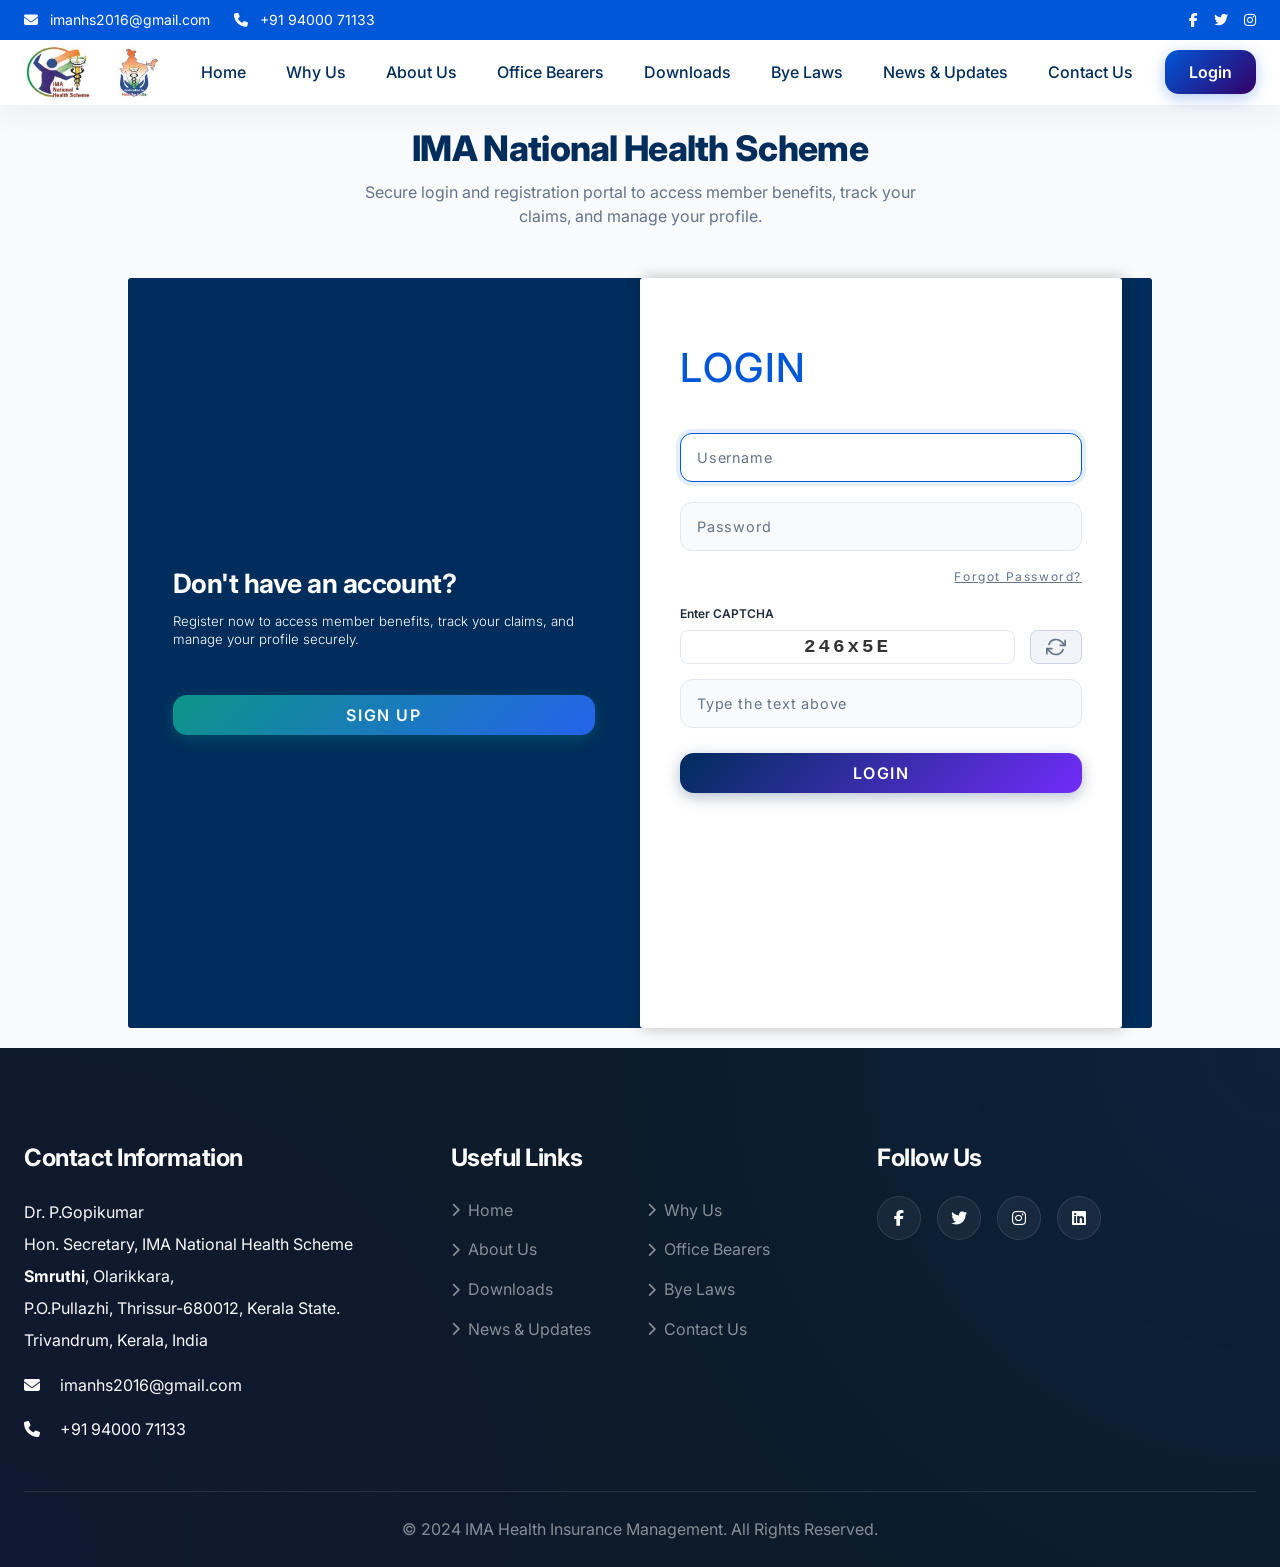
<file: admin/index.html>
<!DOCTYPE html>
<html lang="en">
<head>
    <meta charset="UTF-8">
    <meta name="viewport" content="width=device-width, initial-scale=1.0">
    <title>Login & Register - IMA National Health Scheme</title>
    
    <!-- SEO Meta Tags -->
    <meta name="description" content="Secure login and registration portal for the IMA National Health Scheme. Access member benefits, track your claims, and manage your profile securely.">
    <meta name="keywords" content="IMA Login, IMA Register, IMA NHS Admin, IMA Health Scheme Portal, Doctor Login">
    <meta name="author" content="IMA National Health Scheme">
    <meta name="robots" content="index, follow">
    <!-- Fonts -->
    <link href="https://fonts.googleapis.com/css2?family=Inter:wght@300;400;500;600;700;800&family=Montserrat:wght@300;400;500&display=swap" rel="stylesheet">
    <!-- Bootstrap -->
    <link href="https://cdn.jsdelivr.net/npm/bootstrap@5.3.2/dist/css/bootstrap.min.css" rel="stylesheet">
    <!-- Font Awesome -->
    <link href="https://cdnjs.cloudflare.com/ajax/libs/font-awesome/6.5.0/css/all.min.css" rel="stylesheet">
    
    <link rel="stylesheet" href="../css/premium.css">
    <link rel="stylesheet" href="styles.css">
</head>
<body>

<!-- Custom Cursor -->
<div class="custom-cursor"></div>
<div class="custom-cursor-follower"></div>

<!-- Top Bar -->
<div class="top-bar-modern d-none d-lg-block">
    <div class="container container-max d-flex justify-content-between align-items-center flex-wrap gap-2">
        <div class="d-flex gap-4">
            <span><i class="fa fa-envelope me-2"></i> imanhs2016@gmail.com</span>
            <span><i class="fa fa-phone me-2"></i> +91 94000 71133</span>
        </div>
        <div class="social-icons d-flex gap-3">
            <a href="#" class="cursor-hover" data-text="OPEN"><i class="fab fa-facebook-f"></i></a>
            <a href="#" class="cursor-hover" data-text="OPEN"><i class="fab fa-twitter"></i></a>
            <a href="#" class="cursor-hover" data-text="OPEN"><i class="fab fa-instagram"></i></a>
        </div>
    </div>
</div>

<!-- Header -->
<header class="navbar-modern scrolled" id="mainHeader">
    <div class="container container-max">
        <nav class="navbar navbar-expand-lg navbar-light p-0">
            <a class="navbar-brand d-flex align-items-center gap-3 cursor-hover" data-text="HOME" href="../index.html">
                <img src="../assets/imgi_1_top_logo_1.webp" height="55" alt="IMA Logo" style="transition: transform 0.3s">
                <img src="../assets/imgi_2_top_logo_2.webp" height="55" alt="IMA Health Scheme" style="transition: transform 0.3s">
            </a>

            <button class="navbar-toggler border-0 shadow-none" type="button" data-bs-toggle="collapse" data-bs-target="#mainNavbar" aria-controls="mainNavbar" aria-expanded="false" aria-label="Toggle navigation">
                <span class="navbar-toggler-icon"></span>
            </button>

            <div class="collapse navbar-collapse" id="mainNavbar">
                <ul class="navbar-nav ms-auto align-items-lg-center gap-2">
                    <li class="nav-item"><a class="nav-link nav-link-modern cursor-hover" data-text="OPEN" href="../index.html#home">Home</a></li>
                    <li class="nav-item"><a class="nav-link nav-link-modern cursor-hover" data-text="OPEN" href="../index.html#whyus">Why Us</a></li>
                    <li class="nav-item"><a class="nav-link nav-link-modern cursor-hover" data-text="OPEN" href="../index.html#about">About Us</a></li>
                    <li class="nav-item"><a class="nav-link nav-link-modern cursor-hover" data-text="OPEN" href="../index.html#office-bearers">Office Bearers</a></li>
                    <li class="nav-item"><a class="nav-link nav-link-modern cursor-hover" data-text="OPEN" href="../index.html#downloads">Downloads</a></li>
                    <li class="nav-item"><a class="nav-link nav-link-modern cursor-hover" data-text="OPEN" href="../assets/bye%20law%202%20PDf.pdf" target="_blank">Bye Laws</a></li>
                    <li class="nav-item"><a class="nav-link nav-link-modern cursor-hover" data-text="OPEN" href="../index.html#news-and-events">News & Updates</a></li>
                    <li class="nav-item"><a class="nav-link nav-link-modern cursor-hover" data-text="OPEN" href="../index.html#contact">Contact Us</a></li>
                    <li class="nav-item ms-lg-2"><a class="btn btn-premium active cursor-hover" data-text="LOGIN" href="#">Login</a></li>
                </ul>
            </div>
        </nav>
    </div>
</header>

<style>
  .login-wrapper {
    display: flex;
    flex-direction: column;
    align-items: center;
    width: 100%;
    margin: auto 0;
  }
  .login-header {
    text-align: center;
    margin-bottom: 20px;
    display: flex;
    flex-direction: column;
    align-items: center;
    z-index: 10;
    padding: 0 15px;
    width: 100%;
  }
  .login-header-logos {
    display: flex;
    gap: 20px;
    align-items: center;
    justify-content: center;
    margin-bottom: 15px;
  }
  .login-header-logos img {
    height: 65px;
    transition: transform 0.3s;
  }
  .login-header-logos a:hover img {
    transform: scale(1.05);
  }
  .login-header-title {
    color: #002d5c;
    font-weight: 800;
    font-size: 2.2rem;
    letter-spacing: -0.02em;
    margin-bottom: 8px;
    font-family: 'Inter', sans-serif;
    line-height: 1.3 !important;
  }
  .login-header-text {
    color: #64748b;
    font-size: 1rem;
    max-width: 600px;
    line-height: 1.5 !important;
    margin: 0 auto;
    font-family: 'Inter', sans-serif;
  }

  /* Desktop layout gap fix */
  @media screen and (min-width: 769px) {
    .user_options-container {
      margin-top: 30px !important;
      min-height: 750px;
    }
    .user_options-text {
      min-height: 750px;
      align-items: stretch;
    }
    .user_options-registered, .user_options-unregistered {
      display: flex;
      flex-direction: column;
      justify-content: center;
    }
  }

  /* Mobile responsiveness */
  @media screen and (max-width: 768px) {
    .login-header-title {
      font-size: 1.8rem;
    }
    .login-header-logos img {
      height: 55px;
    }
    .user_options-container {
      margin-top: 20px !important;
    }
  }
  @media screen and (max-width: 480px) {
    .login-header-title {
      font-size: 1.6rem;
    }
    .login-header-logos img {
      height: 45px;
    }
  }
</style>

<section class="user" style="height: auto; min-height: 100vh; padding: 20px 0; display: flex; flex-direction: column; justify-content: center;">
  <div class="login-wrapper">
    <div class="login-header">
      <h1 class="login-header-title">IMA National Health Scheme</h1>
      <p class="login-header-text">Secure login and registration portal to access member benefits, track your claims, and manage your profile.</p>
    </div>
    <div class="user_options-container">
      <div class="user_options-text">
      <div class="user_options-unregistered">
        <h2 class="user_unregistered-title">Don't have an account?</h2>
        <p class="user_unregistered-text">Register now to access member benefits, track your claims, and manage your profile securely.</p>
        <button class="user_unregistered-signup cursor-hover" id="signup-button" data-text="CLICK">Sign up</button>
      </div>

      <div class="user_options-registered">
        <h2 class="user_registered-title">Have an account?</h2>
        <p class="user_registered-text">Welcome back! Login to your dashboard to access your member services and stay updated.</p>
        <button class="user_registered-login cursor-hover" id="login-button" data-text="CLICK">Login</button>
      </div>
    </div>
    
    <div class="user_options-forms" id="user_options-forms">
      <div class="user_forms-login">
        <h1 class="forms_title">Login</h1>
        <form class="forms_form">
          <fieldset class="forms_fieldset">
            <div class="forms_field">
              <input type="text" placeholder="Username" class="forms_field-input" required autofocus />
            </div>
            <div class="forms_field">
              <input type="password" placeholder="Password" class="forms_field-input" required />
            </div>
            <div class="forms_field text-right" style="text-align: right; margin-top: 10px;">
              <button type="button" class="forms_buttons-forgot cursor-hover" data-text="CLICK">Forgot Password?</button>
            </div>
            
            <div class="captcha_container" style="margin-top: 25px;">
              <label class="captcha_label" style="display: block; font-weight: 600; margin-bottom: 10px; color: #1e293b;">Enter CAPTCHA</label>
              <div class="captcha_box_wrapper" style="display: flex; gap: 15px; margin-bottom: 15px;">
                <div class="captcha_box" style="flex: 1; display: flex; align-items: center; justify-content: center; background: #fff; border: 1px solid #e2e8f0; border-radius: 8px; font-family: monospace; font-size: 1.2rem; font-weight: bold; letter-spacing: 3px; padding: 10px;">HL0e3S</div>
                <button type="button" class="captcha_refresh cursor-hover" data-text="REFRESH" style="background: #f1f5f9; border: 1px solid #cbd5e1; border-radius: 8px; padding: 0 15px; color: #64748b; transition: all 0.2s ease;">
                  <svg viewBox="0 0 24 24" width="20" height="20" stroke="currentColor" stroke-width="2" fill="none" stroke-linecap="round" stroke-linejoin="round"><polyline points="23 4 23 10 17 10"></polyline><polyline points="1 20 1 14 7 14"></polyline><path d="M3.51 9a9 9 0 0 1 14.85-3.36L23 10M1 14l4.64 4.36A9 9 0 0 0 20.49 15"></path></svg>
                </button>
              </div>
              <div class="forms_field">
                <input type="text" placeholder="Type the text above" class="forms_field-input" required />
              </div>
            </div>
          </fieldset>
          <div class="forms_buttons" style="margin-top: 25px;">
            <input type="submit" value="Login" class="forms_buttons-action cursor-hover" data-text="CLICK" style="width: 100%; text-align: center;">
          </div>
        </form>
      </div>
      <div class="user_forms-signup">
        <h1 class="forms_title">Sign Up</h1>
        <form class="forms_form">
          <fieldset class="forms_fieldset">
            <div class="forms_field">
              <input type="text" placeholder="Full Name" class="forms_field-input" required />
            </div>
            <div class="forms_field">
              <input type="email" placeholder="Email Address" class="forms_field-input" required />
            </div>
            <div class="forms_field">
              <input type="password" placeholder="Password" class="forms_field-input" required />
            </div>
            <div class="forms_field">
              <select class="forms_field-input forms_field-select" required style="color: #64748b; appearance: none; -webkit-appearance: none; background-image: url('data:image/svg+xml;utf8,<svg fill=%22%2364748b%22 height=%2224%22 viewBox=%220 0 24 24%22 width=%2224%22 xmlns=%22http://www.w3.org/2000/svg%22><path d=%22M7 10l5 5 5-5z%22/><path d=%22M0 0h24v24H0z%22 fill=%22none%22/></svg>'); background-repeat: no-repeat; background-position-x: 96%; background-position-y: 50%;">
                <option value="" disabled selected>Select State</option>
                <option value="andaman_nicobar">Andaman and Nicobar Islands</option>
                <option value="andhra_pradesh">Andhra Pradesh</option>
                <option value="arunachal_pradesh">Arunachal Pradesh</option>
                <option value="assam">Assam</option>
                <option value="bihar">Bihar</option>
                <option value="chandigarh">Chandigarh</option>
                <option value="chhattisgarh">Chhattisgarh</option>
                <option value="dadra_nagar_daman_diu">Dadra and Nagar Haveli and Daman and Diu</option>
                <option value="delhi">Delhi</option>
                <option value="goa">Goa</option>
                <option value="gujarat">Gujarat</option>
                <option value="haryana">Haryana</option>
                <option value="himachal_pradesh">Himachal Pradesh</option>
                <option value="jammu_kashmir">Jammu and Kashmir</option>
                <option value="jharkhand">Jharkhand</option>
                <option value="karnataka">Karnataka</option>
                <option value="kerala">Kerala</option>
                <option value="ladakh">Ladakh</option>
                <option value="lakshadweep">Lakshadweep</option>
                <option value="madhya_pradesh">Madhya Pradesh</option>
                <option value="maharashtra">Maharashtra</option>
                <option value="manipur">Manipur</option>
                <option value="meghalaya">Meghalaya</option>
                <option value="mizoram">Mizoram</option>
                <option value="nagaland">Nagaland</option>
                <option value="odisha">Odisha</option>
                <option value="puducherry">Puducherry</option>
                <option value="punjab">Punjab</option>
                <option value="rajasthan">Rajasthan</option>
                <option value="sikkim">Sikkim</option>
                <option value="tamil_nadu">Tamil Nadu</option>
                <option value="telangana">Telangana</option>
                <option value="tripura">Tripura</option>
                <option value="uttar_pradesh">Uttar Pradesh</option>
                <option value="uttarakhand">Uttarakhand</option>
                <option value="west_bengal">West Bengal</option>
              </select>
            </div>

            <div class="captcha_container" style="margin-top: 25px;">
              <label class="captcha_label" style="display: block; font-weight: 600; margin-bottom: 10px; color: #1e293b;">Enter CAPTCHA</label>
              <div class="captcha_box_wrapper" style="display: flex; gap: 15px; margin-bottom: 15px;">
                <div class="captcha_box" style="flex: 1; display: flex; align-items: center; justify-content: center; background: #fff; border: 1px solid #e2e8f0; border-radius: 8px; font-family: monospace; font-size: 1.2rem; font-weight: bold; letter-spacing: 3px; padding: 10px;">3q2z0J</div>
                <button type="button" class="captcha_refresh cursor-hover" data-text="REFRESH" style="background: #f1f5f9; border: 1px solid #cbd5e1; border-radius: 8px; padding: 0 15px; color: #64748b; transition: all 0.2s ease;">
                  <svg viewBox="0 0 24 24" width="20" height="20" stroke="currentColor" stroke-width="2" fill="none" stroke-linecap="round" stroke-linejoin="round"><polyline points="23 4 23 10 17 10"></polyline><polyline points="1 20 1 14 7 14"></polyline><path d="M3.51 9a9 9 0 0 1 14.85-3.36L23 10M1 14l4.64 4.36A9 9 0 0 0 20.49 15"></path></svg>
                </button>
              </div>
              <div class="forms_field">
                <input type="text" placeholder="Type the text above" class="forms_field-input" required />
              </div>
            </div>
          </fieldset>
          <div class="forms_buttons" style="margin-top: 25px;">
            <input type="submit" value="Create Account" class="forms_buttons-action cursor-hover" data-text="CLICK" style="width: 100%; text-align: center;">
          </div>
        </form>
      </div>
    </div>
    </div>
  </div>
</section>

<footer class="footer-premium">
    <div class="footer-mesh"></div>
    <div class="container container-max footer-content">
        <div class="row g-5">
            <div class="col-lg-4 reveal active" style="transition-delay: 100ms">
                <h4 class="mb-4 fw-bold">Contact Information</h4>
                <div class="d-flex flex-column gap-3 text-white-50">
                    <p class="mb-0 lh-lg text-light">Dr. P.Gopikumar<br/>Hon. Secretary, IMA National Health Scheme<br/><strong class="text-white">Smruthi</strong>, Olarikkara,<br/>P.O.Pullazhi, Thrissur-680012, Kerala State.<br/>Trivandrum, Kerala, India</p>
                    <p class="mb-0 text-light"><i class="fa fa-envelope me-3 text-white"></i> imanhs2016@gmail.com</p>
                    <p class="mb-0 text-light"><i class="fa fa-phone me-3 text-white"></i> +91 94000 71133</p>
                </div>
            </div>
            
            <div class="col-lg-4 reveal active" style="transition-delay: 200ms">
                <h4 class="mb-4 fw-bold">Useful Links</h4>
                <ul class="list-unstyled footer-links-grid">
                    <li><a href="../index.html#home" class="text-white-50 text-decoration-none cursor-hover d-inline-flex align-items-center" data-text="OPEN"><i class="fa fa-chevron-right me-2 small"></i> Home</a></li>
                    <li><a href="../index.html#whyus" class="text-white-50 text-decoration-none cursor-hover d-inline-flex align-items-center" data-text="OPEN"><i class="fa fa-chevron-right me-2 small"></i> Why Us</a></li>
                    <li><a href="../index.html#about" class="text-white-50 text-decoration-none cursor-hover d-inline-flex align-items-center" data-text="OPEN"><i class="fa fa-chevron-right me-2 small"></i> About Us</a></li>
                    <li><a href="../index.html#office-bearers" class="text-white-50 text-decoration-none cursor-hover d-inline-flex align-items-center" data-text="OPEN"><i class="fa fa-chevron-right me-2 small"></i> Office Bearers</a></li>
                    <li><a href="../index.html#downloads" class="text-white-50 text-decoration-none cursor-hover d-inline-flex align-items-center" data-text="OPEN"><i class="fa fa-chevron-right me-2 small"></i> Downloads</a></li>
                    <li><a href="../assets/bye%20law%202%20PDf.pdf" target="_blank" class="text-white-50 text-decoration-none cursor-hover d-inline-flex align-items-center" data-text="OPEN"><i class="fa fa-chevron-right me-2 small"></i> Bye Laws</a></li>
                    <li><a href="../index.html#news-and-events" class="text-white-50 text-decoration-none cursor-hover d-inline-flex align-items-center" data-text="OPEN"><i class="fa fa-chevron-right me-2 small"></i> News & Updates</a></li>
                    <li><a href="../index.html#contact" class="text-white-50 text-decoration-none cursor-hover d-inline-flex align-items-center" data-text="OPEN"><i class="fa fa-chevron-right me-2 small"></i> Contact Us</a></li>
                </ul>
            </div>
            
            <div class="col-lg-4 reveal active" style="transition-delay: 300ms">
                <h4 class="mb-4 fw-bold">Follow Us</h4>
                <div class="d-flex gap-3">
                    <a href="#" class="social-icon-premium cursor-hover" data-text="OPEN"><i class="fab fa-facebook-f"></i></a>
                    <a href="#" class="social-icon-premium cursor-hover" data-text="OPEN"><i class="fab fa-twitter"></i></a>
                    <a href="#" class="social-icon-premium cursor-hover" data-text="OPEN"><i class="fab fa-instagram"></i></a>
                    <a href="#" class="social-icon-premium cursor-hover" data-text="OPEN"><i class="fab fa-linkedin"></i></a>
                </div>
            </div>
        </div>
        
        <div class="footer-bottom-premium text-center mt-5">
            <p class="mb-0 text-white-50">© 2024 IMA Health Insurance Management. All Rights Reserved.</p>
        </div>
    </div>
</footer>

<script>
/**
 * Variables
 */
const signupButton = document.getElementById('signup-button'),
    loginButton = document.getElementById('login-button'),
    userForms = document.getElementById('user_options-forms')

/**
 * Add event listener to the "Sign Up" button
 */
signupButton.addEventListener('click', () => {
  userForms.classList.remove('bounceRight')
  userForms.classList.add('bounceLeft')
}, false)

/**
 * Add event listener to the "Login" button
 */
loginButton.addEventListener('click', () => {
  userForms.classList.remove('bounceLeft')
  userForms.classList.add('bounceRight')
}, false)
/**
 * Custom Cursor
 */
const cursor = document.querySelector('.custom-cursor');
const follower = document.querySelector('.custom-cursor-follower');
const hoverElements = document.querySelectorAll('.cursor-hover');

if (window.matchMedia("(min-width: 769px)").matches) {
    document.addEventListener('mousemove', (e) => {
        cursor.style.left = e.clientX + 'px';
        cursor.style.top = e.clientY + 'px';
        
        // Smoother follower
        setTimeout(() => {
            follower.style.left = e.clientX + 'px';
            follower.style.top = e.clientY + 'px';
        }, 50);
    });

    hoverElements.forEach(el => {
        el.addEventListener('mouseenter', () => {
            cursor.classList.add('hover');
            follower.classList.add('hover');
            const text = el.getAttribute('data-text') || '';
            cursor.setAttribute('data-text', text);
        });
        el.addEventListener('mouseleave', () => {
            cursor.classList.remove('hover');
            follower.classList.remove('hover');
            cursor.removeAttribute('data-text');
        });
    });
}

/**
 * CAPTCHA Logic
 */
function generateCaptcha() {
    const chars = '0123456789abcdefghijklmnopqrstuvwxyzABCDEFGHIJKLMNOPQRSTUVWXYZ';
    let captcha = '';
    for (let i = 0; i < 6; i++) {
        captcha += chars[Math.floor(Math.random() * chars.length)];
    }
    return captcha;
}

const captchaContainers = document.querySelectorAll('.captcha_container');

captchaContainers.forEach(container => {
    const captchaBox = container.querySelector('.captcha_box');
    const refreshBtn = container.querySelector('.captcha_refresh');
    const inputField = container.querySelector('.forms_field-input');
    const form = container.closest('form');
    
    // Function to set new captcha
    const setCaptcha = () => {
        const newCaptcha = generateCaptcha();
        captchaBox.textContent = newCaptcha;
        captchaBox.dataset.captcha = newCaptcha;
        inputField.value = '';
    };

    // Initial captcha
    setCaptcha();

    // Refresh on click
    refreshBtn.addEventListener('click', setCaptcha);

    // Form validation
    form.addEventListener('submit', (e) => {
        if (inputField.value !== captchaBox.dataset.captcha) {
            e.preventDefault();
            alert('Invalid CAPTCHA! Please try again.');
            setCaptcha();
        }
    });
});
</script>
</body>
</html>
</file>
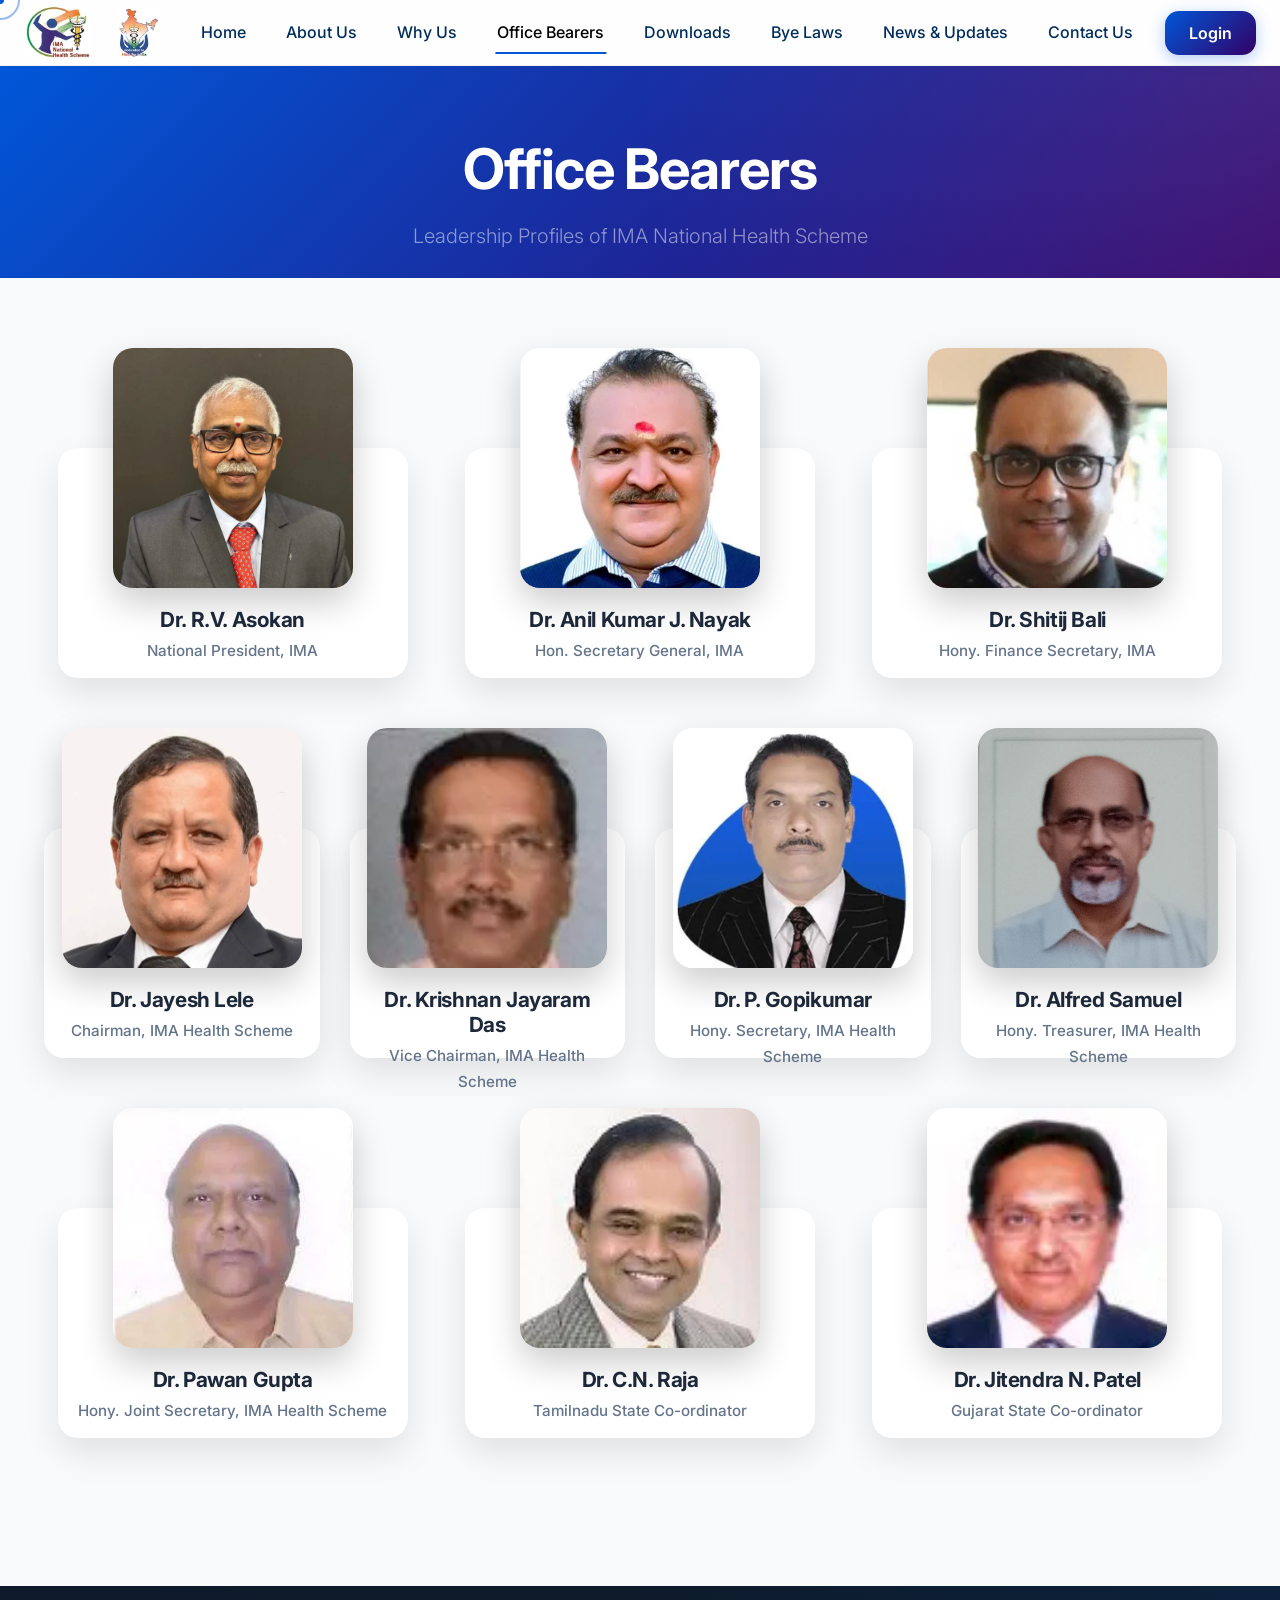
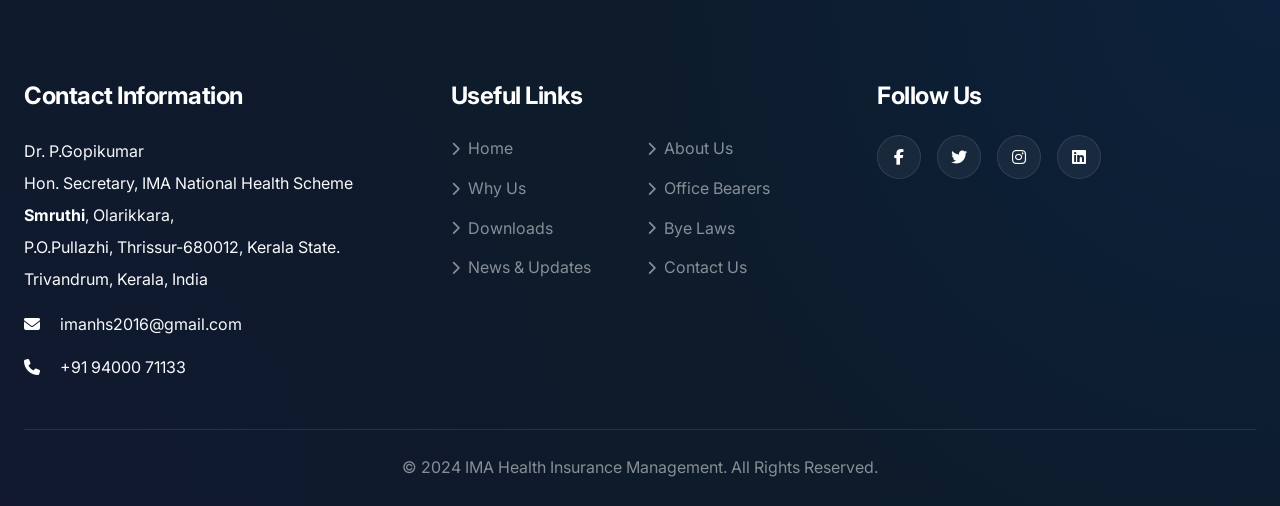
<file: Bearers/index.html>
<!DOCTYPE html>
<html lang="en">
<head>
    <meta charset="UTF-8">
    <title>Office Bearers - IMA Health Protection Scheme</title>
    <meta name="viewport" content="width=device-width, initial-scale=1">
    <link rel="icon" type="image/webp" href="../assets/imgi_1_top_logo_1.webp">
    
    <!-- Bootstrap -->
    <link href="https://cdn.jsdelivr.net/npm/bootstrap@5.3.2/dist/css/bootstrap.min.css" rel="stylesheet">
    <!-- Font Awesome -->
    <link href="https://cdnjs.cloudflare.com/ajax/libs/font-awesome/6.5.0/css/all.min.css" rel="stylesheet">
    <!-- Premium CSS -->
    <link rel="stylesheet" href="../css/premium.css">
    <!-- Card Styles -->
    <link rel="stylesheet" href="styles.css">
</head>
<body>

<!-- Custom Cursor -->
<div class="custom-cursor"></div>
<div class="custom-cursor-follower"></div>

<!-- Header -->
<header class="navbar-modern scrolled" id="mainHeader">
    <div class="container container-max">
        <nav class="navbar navbar-expand-lg navbar-light p-0">
            <a class="navbar-brand d-flex align-items-center gap-3 cursor-hover" data-text="HOME" href="https://leoninedigital.com/">
                <img src="../assets/imgi_1_top_logo_1.webp" height="55" alt="IMA Logo">
                <img src="../assets/imgi_2_top_logo_2.webp" height="55" alt="IMA Health Scheme">
            </a>

            <button class="navbar-toggler border-0 shadow-none" type="button" data-bs-toggle="collapse" data-bs-target="#mainNavbar" aria-controls="mainNavbar" aria-expanded="false" aria-label="Toggle navigation">
                <span class="navbar-toggler-icon"></span>
            </button>

            <div class="collapse navbar-collapse" id="mainNavbar">
                <ul class="navbar-nav ms-auto align-items-lg-center gap-2">
                    <li class="nav-item"><a class="nav-link nav-link-modern cursor-hover" data-text="OPEN" href="../index.html#home">Home</a></li>
                    <li class="nav-item"><a class="nav-link nav-link-modern cursor-hover" data-text="OPEN" href="../index.html#about">About Us</a></li>
                    <li class="nav-item"><a class="nav-link nav-link-modern cursor-hover" data-text="OPEN" href="../index.html#whyus">Why Us</a></li>
                    <li class="nav-item"><a class="nav-link nav-link-modern active cursor-hover" data-text="OPEN" href="../Bearers/index.html">Office Bearers</a></li>
                    <li class="nav-item"><a class="nav-link nav-link-modern cursor-hover" data-text="OPEN" href="../index.html#downloads">Downloads</a></li>
                    <li class="nav-item"><a class="nav-link nav-link-modern cursor-hover" data-text="OPEN" href="../assets/bye%20law%202%20PDf.pdf" target="_blank">Bye Laws</a></li>
                    <li class="nav-item"><a class="nav-link nav-link-modern cursor-hover" data-text="OPEN" href="../index.html#news-and-events">News & Updates</a></li>
                    <li class="nav-item"><a class="nav-link nav-link-modern cursor-hover" data-text="OPEN" href="../index.html#contact">Contact Us</a></li>
                    <li class="nav-item ms-lg-2"><a class="btn btn-premium cursor-hover" data-text="LOGIN" href="../admin/index.html">Login</a></li>
                </ul>
            </div>
        </nav>
    </div>
</header>

<div class="page-header">
    <div class="container">
        <h1 class="display-4 fw-bold mb-3">Office Bearers</h1>
        <p class="lead mb-0 text-white-50">Leadership Profiles of IMA National Health Scheme</p>
    </div>
</div>

<div class="container container-max mb-5">
    <div class="profile-grid">
        
        <!-- Member 1 -->
        <div class="profile-card cursor-hover" data-text="VIEW">
            <div class="profile-img">
                <img src="../assets/img/imgi_3_Dr.R.V.Asokan.webp" alt="Dr. R.V. Asokan">
            </div>
            <div class="profile-name">
                <h4>Dr. R.V. Asokan</h4>
                <p>National President, IMA</p>
            </div>
        </div>

        <!-- Member 2 -->
        <div class="profile-card cursor-hover" data-text="VIEW">
            <div class="profile-img">
                <img src="../assets/img/imgi_4_Dr.%20Anil%20Kumar%20J.%20Nayak.webp" alt="Dr. Anil Kumar J. Nayak">
            </div>
            <div class="profile-name">
                <h4>Dr. Anil Kumar J. Nayak</h4>
                <p>Hon. Secretary General, IMA</p>
            </div>
        </div>

        <!-- Member 3 -->
        <div class="profile-card cursor-hover" data-text="VIEW">
            <div class="profile-img">
                <img src="../assets/img/imgi_5_Dr.%20Shitij%20Bali.webp" alt="Dr. Shitij Bali">
            </div>
            <div class="profile-name">
                <h4>Dr. Shitij Bali</h4>
                <p>Hony. Finance Secretary, IMA</p>
            </div>
        </div>

        <!-- Member 4 -->
        <div class="profile-card cursor-hover" data-text="VIEW">
            <div class="profile-img">
                <img src="../assets/img/imgi_6_Dr.Jayesh%20Lele.webp" alt="Dr. Jayesh Lele">
            </div>
            <div class="profile-name">
                <h4>Dr. Jayesh Lele</h4>
                <p>Chairman, IMA Health Scheme</p>
            </div>
        </div>

        <!-- Member 5 -->
        <div class="profile-card cursor-hover" data-text="VIEW">
            <div class="profile-img">
                <img src="../assets/img/imgi_7_jayaram.webp" alt="Dr. Krishnan Jayaram Das">
            </div>
            <div class="profile-name">
                <h4>Dr. Krishnan Jayaram Das</h4>
                <p>Vice Chairman, IMA Health Scheme</p>
            </div>
        </div>

        <!-- Member 6 -->
        <div class="profile-card cursor-hover" data-text="VIEW">
            <div class="profile-img">
                <img src="../assets/img/imgi_8_Dr.P.%20Gopikumar.webp" alt="Dr. P. Gopikumar">
            </div>
            <div class="profile-name">
                <h4>Dr. P. Gopikumar</h4>
                <p>Hony. Secretary, IMA Health Scheme</p>
            </div>
        </div>

        <!-- Member 7 -->
        <div class="profile-card cursor-hover" data-text="VIEW">
            <div class="profile-img">
                <img src="../assets/img/imgi_9_Dr.Alfred%20Samuel.webp" alt="Dr. Alfred Samuel">
            </div>
            <div class="profile-name">
                <h4>Dr. Alfred Samuel</h4>
                <p>Hony. Treasurer, IMA Health Scheme</p>
            </div>
        </div>

        <!-- Member 8 -->
        <div class="profile-card cursor-hover" data-text="VIEW">
            <div class="profile-img">
                <img src="../assets/img/imgi_10_pawan_gupta.webp" alt="Dr. Pawan Gupta">
            </div>
            <div class="profile-name">
                <h4>Dr. Pawan Gupta</h4>
                <p>Hony. Joint Secretary, IMA Health Scheme</p>
            </div>
        </div>

        <!-- Member 9 -->
        <div class="profile-card cursor-hover" data-text="VIEW">
            <div class="profile-img">
                <img src="../assets/img/imgi_11_Dr.%20C.N.%20Raja%20-%20Hony.%20State%20Secretary%20-%20IMA%20TNSB.webp" alt="Dr. C.N. Raja">
            </div>
            <div class="profile-name">
                <h4>Dr. C.N. Raja</h4>
                <p>Tamilnadu State Co-ordinator</p>
            </div>
        </div>

        <!-- Member 10 -->
        <div class="profile-card cursor-hover" data-text="VIEW">
            <div class="profile-img">
                <img src="../assets/img/imgi_12_jitendra.webp" alt="Dr. Jitendra N. Patel">
            </div>
            <div class="profile-name">
                <h4>Dr. Jitendra N. Patel</h4>
                <p>Gujarat State Co-ordinator</p>
            </div>
        </div>

    </div>
</div>

<!-- Footer -->
<footer class="footer-premium">
    <div class="footer-mesh"></div>
    <div class="container container-max footer-content">
        <div class="row g-5">
            <div class="col-lg-4">
                <h4 class="mb-4 fw-bold">Contact Information</h4>
                <div class="d-flex flex-column gap-3 text-white-50">
                    <p class="mb-0 lh-lg text-light">Dr. P.Gopikumar<br/>Hon. Secretary, IMA National Health Scheme<br/><strong class="text-white">Smruthi</strong>, Olarikkara,<br/>P.O.Pullazhi, Thrissur-680012, Kerala State.<br/>Trivandrum, Kerala, India</p>
                    <p class="mb-0 text-light"><i class="fa fa-envelope me-3 text-white"></i> imanhs2016@gmail.com</p>
                    <p class="mb-0 text-light"><i class="fa fa-phone me-3 text-white"></i> +91 94000 71133</p>
                </div>
            </div>
            
            <div class="col-lg-4">
                <h4 class="mb-4 fw-bold">Useful Links</h4>
                <ul class="list-unstyled footer-links-grid">
                    <li><a href="../index.html#home" class="text-white-50 text-decoration-none cursor-hover d-inline-flex align-items-center" data-text="OPEN"><i class="fa fa-chevron-right me-2 small"></i> Home</a></li>
                    <li><a href="../index.html#about" class="text-white-50 text-decoration-none cursor-hover d-inline-flex align-items-center" data-text="OPEN"><i class="fa fa-chevron-right me-2 small"></i> About Us</a></li>
                    <li><a href="../index.html#whyus" class="text-white-50 text-decoration-none cursor-hover d-inline-flex align-items-center" data-text="OPEN"><i class="fa fa-chevron-right me-2 small"></i> Why Us</a></li>
                    <li><a href="../Bearers/index.html" class="text-white-50 text-decoration-none cursor-hover d-inline-flex align-items-center" data-text="OPEN"><i class="fa fa-chevron-right me-2 small"></i> Office Bearers</a></li>
                    <li><a href="../index.html#downloads" class="text-white-50 text-decoration-none cursor-hover d-inline-flex align-items-center" data-text="OPEN"><i class="fa fa-chevron-right me-2 small"></i> Downloads</a></li>
                    <li><a href="../assets/bye%20law%202%20PDf.pdf" target="_blank" class="text-white-50 text-decoration-none cursor-hover d-inline-flex align-items-center" data-text="OPEN"><i class="fa fa-chevron-right me-2 small"></i> Bye Laws</a></li>
                    <li><a href="../index.html#news-and-events" class="text-white-50 text-decoration-none cursor-hover d-inline-flex align-items-center" data-text="OPEN"><i class="fa fa-chevron-right me-2 small"></i> News & Updates</a></li>
                    <li><a href="../index.html#contact" class="text-white-50 text-decoration-none cursor-hover d-inline-flex align-items-center" data-text="OPEN"><i class="fa fa-chevron-right me-2 small"></i> Contact Us</a></li>
                </ul>
            </div>
            
            <div class="col-lg-4">
                <h4 class="mb-4 fw-bold">Follow Us</h4>
                <div class="d-flex gap-3">
                    <a href="#" class="social-icon-premium cursor-hover" data-text="OPEN"><i class="fab fa-facebook-f"></i></a>
                    <a href="#" class="social-icon-premium cursor-hover" data-text="OPEN"><i class="fab fa-twitter"></i></a>
                    <a href="#" class="social-icon-premium cursor-hover" data-text="OPEN"><i class="fab fa-instagram"></i></a>
                    <a href="#" class="social-icon-premium cursor-hover" data-text="OPEN"><i class="fab fa-linkedin"></i></a>
                </div>
            </div>
        </div>
        
        <div class="footer-bottom-premium text-center mt-5">
            <p class="mb-0 text-white-50">© 2024 IMA Health Insurance Management. All Rights Reserved.</p>
        </div>
    </div>
</footer>

<!-- Scroll to Top Button -->
<a href="#" class="scroll-to-top" id="scrollToTop" title="Go to top">
    <i class="fa fa-arrow-up"></i>
</a>

<script src="https://cdn.jsdelivr.net/npm/bootstrap@5.3.2/dist/js/bootstrap.bundle.min.js"></script>
<script>
document.addEventListener("DOMContentLoaded", () => {
    // Custom Cursor
    const cursor = document.querySelector('.custom-cursor');
    const follower = document.querySelector('.custom-cursor-follower');
    const hoverElements = document.querySelectorAll('.cursor-hover');

    if (window.matchMedia("(min-width: 769px)").matches) {
        document.addEventListener('mousemove', (e) => {
            cursor.style.left = e.clientX + 'px';
            cursor.style.top = e.clientY + 'px';
            
            setTimeout(() => {
                follower.style.left = e.clientX + 'px';
                follower.style.top = e.clientY + 'px';
            }, 50);
        });

        hoverElements.forEach(el => {
            el.addEventListener('mouseenter', () => {
                cursor.classList.add('hover');
                follower.classList.add('hover');
                const text = el.getAttribute('data-text') || '';
                cursor.setAttribute('data-text', text);
            });
            el.addEventListener('mouseleave', () => {
                cursor.classList.remove('hover');
                follower.classList.remove('hover');
                cursor.removeAttribute('data-text');
            });
        });
    }

    // Sticky Navbar
    const header = document.getElementById('mainHeader');
    window.addEventListener('scroll', () => {
        if (window.scrollY > 50) {
            header.classList.add('scrolled');
        } else {
            header.classList.remove('scrolled');
        }
    });

    // Auto-close mobile navbar on link click
    const navLinks = document.querySelectorAll('.navbar-nav .nav-link');
    const menuToggle = document.getElementById('mainNavbar');
    navLinks.forEach(link => {
        link.addEventListener('click', () => {
            if (menuToggle.classList.contains('show')) {
                const bsCollapse = new bootstrap.Collapse(menuToggle, {
                    toggle: false
                });
                bsCollapse.hide();
            }
        });
    });

    // Scroll to Top Button Logic
    const scrollToTopBtn = document.getElementById('scrollToTop');
    if (scrollToTopBtn) {
        window.addEventListener('scroll', () => {
            if (window.scrollY > 300) {
                scrollToTopBtn.classList.add('show');
            } else {
                scrollToTopBtn.classList.remove('show');
            }
        });

        scrollToTopBtn.addEventListener('click', (e) => {
            e.preventDefault();
            window.scrollTo({
                top: 0,
                behavior: 'smooth'
            });
        });
    }
});
</script>
</body>
</html>
</file>
<file: css/premium.css>
@import url('https://fonts.googleapis.com/css2?family=Inter:wght@300;400;500;600;700;800&display=swap');

:root {
    --primary: #0057D8;
    --navy: #002d5c;
    --navy-dark: #0d1b2a;
    --purple: #330066;
    --text-main: #333333;
    --text-muted: #666666;
    
    /* Spacing */
    --space-1: 8px;
    --space-2: 16px;
    --space-3: 24px;
    --space-4: 32px;
    --space-5: 48px;
    --space-6: 64px;
    --space-7: 96px;
    --space-8: 120px;

    /* Border Radius */
    --br-card: 24px;
    --br-btn: 14px;
    --br-input: 16px;
    --br-section: 32px;
}

body {
    font-family: 'Inter', sans-serif;
    color: var(--text-main);
    line-height: 1.7;
    background-color: #f8fafc;
    overflow-x: hidden;
    cursor: none; /* Custom cursor */
}

/* Typography */
h1, h2, h3, h4, h5, h6 {
    font-weight: 700;
    letter-spacing: -0.02em;
}

.sub-heading {
    font-size: 24px;
    font-weight: 500;
}

.body-text {
    font-size: 18px;
}

.small-text {
    font-size: 15px;
}

/* Glassmorphism */
.glass {
    background: rgba(255, 255, 255, 0.7);
    backdrop-filter: blur(12px);
    -webkit-backdrop-filter: blur(12px);
    border: 1px solid rgba(255, 255, 255, 0.5);
    box-shadow: 0 8px 32px rgba(0, 0, 0, 0.05);
}

.glass-dark {
    background: rgba(13, 27, 42, 0.7);
    backdrop-filter: blur(16px);
    -webkit-backdrop-filter: blur(16px);
    border: 1px solid rgba(255, 255, 255, 0.1);
    box-shadow: 0 8px 32px rgba(0, 0, 0, 0.2);
}

/* Custom Cursor */
.custom-cursor {
    position: fixed;
    top: 0;
    left: 0;
    width: 8px;
    height: 8px;
    background: var(--primary);
    border-radius: 50%;
    pointer-events: none;
    z-index: 9999;
    transform: translate(-50%, -50%);
    transition: width 0.3s, height 0.3s, background 0.3s;
}

.custom-cursor-follower {
    position: fixed;
    top: 0;
    left: 0;
    width: 40px;
    height: 40px;
    border: 2px solid rgba(0, 87, 216, 0.4);
    border-radius: 50%;
    pointer-events: none;
    z-index: 9998;
    transform: translate(-50%, -50%);
    transition: width 0.3s, height 0.3s, border-color 0.3s;
}

.custom-cursor.hover {
    width: 80px;
    height: 80px;
    background: rgba(0, 87, 216, 0.1);
    mix-blend-mode: multiply;
}

.custom-cursor.hover::after {
    content: attr(data-text);
    position: absolute;
    top: 50%;
    left: 50%;
    transform: translate(-50%, -50%);
    font-size: 12px;
    font-weight: 600;
    color: var(--primary);
    letter-spacing: 1px;
}
.custom-cursor-follower.hover {
    width: 80px;
    height: 80px;
    border-color: transparent;
}

/* Utilities */
.container-max {
    max-width: 1400px;
    margin: 0 auto;
    padding: 0 var(--space-3);
}

/* Animations */
.reveal {
    opacity: 0;
    transform: translateY(30px);
    transition: all 0.8s cubic-bezier(0.5, 0, 0, 1);
}

.reveal.active {
    opacity: 1;
    transform: translateY(0);
}

/* --- Components --- */

/* Header & Nav */
.top-bar-modern {
    background: var(--primary);
    color: #fff;
    padding: var(--space-1) 0;
    font-size: 14px;
    position: relative;
    z-index: 1000;
}
.top-bar-modern a { color: #fff; text-decoration: none; transition: opacity 0.3s; }
.top-bar-modern a:hover { opacity: 0.8; }

.navbar-modern {
    position: sticky;
    top: 0;
    z-index: 999;
    background: rgba(255, 255, 255, 0.8);
    backdrop-filter: blur(20px);
    -webkit-backdrop-filter: blur(20px);
    border-bottom: 1px solid rgba(0,0,0,0.05);
    transition: all 0.4s ease;
}
.navbar-modern.scrolled {
    box-shadow: 0 10px 30px rgba(0,0,0,0.05);
    background: rgba(255, 255, 255, 0.95);
}

.nav-link-modern {
    color: var(--navy);
    font-weight: 500;
    position: relative;
    padding: 8px 16px !important;
    transition: color 0.3s ease;
}
.nav-link-modern::after {
    content: '';
    position: absolute;
    bottom: 0;
    left: 50%;
    transform: translateX(-50%);
    width: 0;
    height: 2px;
    background: var(--primary);
    transition: width 0.3s ease;
}
.nav-link-modern:hover::after, .nav-link-modern.active::after {
    width: 80%;
}
.nav-link-modern:hover, .nav-link-modern.active {
    color: var(--primary);
}

.btn-premium {
    background: linear-gradient(135deg, var(--primary), var(--purple));
    color: #fff !important;
    border-radius: var(--br-btn);
    padding: 10px 24px !important;
    font-weight: 600;
    border: none;
    position: relative;
    overflow: hidden;
    z-index: 1;
    transition: all 0.4s ease;
    box-shadow: 0 4px 15px rgba(0, 87, 216, 0.3);
}
.btn-premium::before {
    content: '';
    position: absolute;
    top: 0; left: 0; right: 0; bottom: 0;
    background: linear-gradient(135deg, var(--purple), var(--primary));
    z-index: -1;
    opacity: 0;
    transition: opacity 0.4s ease;
}
.btn-premium:hover::before { opacity: 1; }
.btn-premium:hover {
    transform: translateY(-2px);
    box-shadow: 0 8px 25px rgba(0, 87, 216, 0.4);
}

/* Hero Section */
.hero-premium {
    height: 80vh;
    min-height: 800px;
    position: relative;
    display: flex;
    align-items: center;
    overflow: hidden;
    background: #000;
}
.hero-bg-img {
    position: absolute;
    top: 0; left: 0; width: 100%; height: 100%;
    object-fit: cover;
    opacity: 0.6;
    transform: scale(1.05);
    transition: transform 10s linear;
}
.hero-premium:hover .hero-bg-img {
    transform: scale(1);
}
.hero-gradient-overlay {
    position: absolute;
    top: 0; left: 0; width: 100%; height: 100%;
    background: linear-gradient(to right, rgb(13 27 42 / 58%) 0%, rgb(13 27 42 / 0%) 100%);
    z-index: 1;
}
.hero-mesh {
    position: absolute;
    top: -50%; right: -20%;
    width: 1000px; height: 1000px;
    background: radial-gradient(circle, rgba(0,87,216,0.2) 0%, rgba(0,0,0,0) 70%);
    z-index: 2;
    animation: float 20s infinite alternate ease-in-out;
}
@keyframes float {
    0% { transform: translate(0, 0) rotate(0deg); }
    100% { transform: translate(-100px, 50px) rotate(10deg); }
}

.hero-content {
    position: relative;
    z-index: 3;
    color: #fff;
    padding-top: var(--space-7);
}
.hero-title {
    font-size: 72px;
    line-height: 1.1;
    margin-bottom: var(--space-3);
    background: linear-gradient(to right, #fff, #d2d9e5);
    -webkit-background-clip: text;
    -webkit-text-fill-color: transparent;
}
.hero-subtitle {
    font-size: 24px;
    color: #c8d0dc;
    max-width: 600px;
    margin-bottom: var(--space-4);
}

/* Feature Cards (Floating) */
.features-container {
    margin-top: -100px;
    position: relative;
    z-index: 10;
}
.feature-card-premium {
    background: rgba(255, 255, 255, 0.8);
    backdrop-filter: blur(20px);
    -webkit-backdrop-filter: blur(20px);
    border: 1px solid rgba(255,255,255,1);
    border-radius: var(--br-card);
    padding: var(--space-4);
    box-shadow: 0 20px 40px rgba(0,0,0,0.08);
    transition: all 0.5s cubic-bezier(0.2, 0.8, 0.2, 1);
    height: 100%;
    position: relative;
    overflow: hidden;
}
.feature-card-premium::before {
    content: '';
    position: absolute;
    bottom: 0; left: 0; width: 100%; height: 4px;
    background: linear-gradient(90deg, var(--primary), var(--purple));
    transform: scaleX(0);
    transform-origin: left;
    transition: transform 0.5s ease;
}
.feature-card-premium:hover {
    transform: translateY(-15px) rotateX(2deg) rotateY(2deg);
    box-shadow: 0 30px 60px rgba(0, 87, 216, 0.15);
}
.feature-card-premium:hover::before {
    transform: scaleX(1);
}
.feature-icon-wrapper {
    width: 64px; height: 64px;
    border-radius: 20px;
    background: linear-gradient(135deg, rgba(0,87,216,0.1), rgba(51,0,102,0.1));
    display: flex; align-items: center; justify-content: center;
    margin-bottom: var(--space-3);
    color: var(--primary);
    font-size: 28px;
    transition: transform 0.5s ease;
}
.feature-card-premium:hover .feature-icon-wrapper {
    transform: scale(1.1) rotate(5deg);
    background: linear-gradient(135deg, var(--primary), var(--purple));
    color: #fff;
}

/* About Section */
.about-premium {
    padding: var(--space-8) 0;
    position: relative;
}
.about-img-wrapper {
    position: relative;
    border-radius: var(--br-section);
    overflow: hidden;
    box-shadow: 0 30px 60px rgba(0,0,0,0.15);
}
.about-img-wrapper img {
    width: 100%; height: auto;
    transition: transform 0.8s ease;
}
.about-img-wrapper:hover img {
    transform: scale(1.05);
}
.about-shape {
    position: absolute;
    bottom: -30px; right: -30px;
    width: 200px; height: 200px;
    background: radial-gradient(circle, var(--primary) 0%, transparent 70%);
    opacity: 0.1;
    border-radius: 50%;
    z-index: -1;
}
.section-heading {
    font-size: 48px;
    color: var(--navy);
    margin-bottom: var(--space-3);
}

.about-feature-item {
    background: #fff;
    padding: var(--space-3);
    border-radius: var(--br-card);
    margin-bottom: var(--space-2);
    box-shadow: 0 10px 30px rgba(0,0,0,0.03);
    border: 1px solid rgba(0,0,0,0.02);
    transition: all 0.4s ease;
    display: flex;
    align-items: flex-start;
    gap: var(--space-3);
}
.about-feature-item:hover {
    transform: translateX(10px);
    box-shadow: 0 15px 40px rgba(0, 87, 216, 0.08);
    border-color: rgba(0, 87, 216, 0.2);
}
.about-feature-icon {
    font-size: 32px;
    color: var(--primary);
    background: rgba(0,87,216,0.05);
    width: 60px; height: 60px;
    border-radius: 16px;
    display: flex; align-items: center; justify-content: center;
    flex-shrink: 0;
}

/* Stats Section */
.stats-premium {
    background: var(--navy-dark);
    padding: var(--space-8) 0;
    position: relative;
    overflow: hidden;
}
.stats-premium::before {
    content: '';
    position: absolute; top:0; left:0; width:100%; height:100%;
    background: url('data:image/svg+xml;utf8,<svg viewBox="0 0 200 200" xmlns="http://www.w3.org/2000/svg"><filter id="noiseFilter"><feTurbulence type="fractalNoise" baseFrequency="0.65" numOctaves="3" stitchTiles="stitch"/></filter><rect width="100%" height="100%" filter="url(%23noiseFilter)"/></svg>');
    opacity: 0.03;
    pointer-events: none;
}
.stat-card-premium {
    background: rgba(255,255,255,0.03);
    border: 1px solid rgba(255,255,255,0.1);
    backdrop-filter: blur(10px);
    border-radius: var(--br-card);
    padding: var(--space-4);
    text-align: center;
    transition: all 0.4s ease;
}
.stat-card-premium:hover {
    transform: translateY(-10px);
    background: rgba(255,255,255,0.08);
    border-color: rgba(255,255,255,0.2);
    box-shadow: 0 20px 40px rgba(0,0,0,0.3);
}
.stat-card-premium .stat-count {
    font-size: 56px;
    font-weight: 800;
    color: #fff;
    background: linear-gradient(135deg, #fff, rgba(255,255,255,0.7));
    -webkit-background-clip: text;
    -webkit-text-fill-color: transparent;
    margin-bottom: var(--space-1);
}
.stat-card-premium .stat-title {
    color: #a0aec0;
    font-size: 16px;
    font-weight: 500;
    text-transform: uppercase;
    letter-spacing: 1px;
}

/* Office Bearers */
.team-premium {
    padding: var(--space-8) 0;
    background: linear-gradient(to bottom, #f8fafc, #ffffff);
}
.team-card-premium {
    background: #fff;
    border-radius: var(--br-card);
    padding: var(--space-4);
    text-align: center;
    box-shadow: 0 10px 30px rgba(0,0,0,0.04);
    border: 1px solid rgba(0,0,0,0.02);
    transition: all 0.4s ease;
    height: 100%;
    position: relative;
}
.team-card-premium:hover {
    transform: translateY(-10px);
    box-shadow: 0 20px 50px rgba(0, 87, 216, 0.1);
}
.team-img-wrapper {
    width: 140px; height: 140px;
    margin: 0 auto var(--space-3);
    border-radius: 50%;
    padding: 4px;
    background: linear-gradient(135deg, var(--primary), var(--purple));
    position: relative;
}
.team-img-wrapper img {
    width: 100%; height: 100%;
    border-radius: 50%;
    object-fit: cover;
    border: 4px solid #fff;
    transition: transform 0.5s ease;
}
.team-card-premium:hover .team-img-wrapper img {
    transform: scale(1.05);
}

/* News Section */
.news-premium {
    padding: var(--space-8) 0;
    overflow: hidden;
}

.news-marquee-container {
    overflow-x: auto;
    white-space: nowrap;
    position: relative;
    width: 100%;
    padding: var(--space-4) 0;
    -webkit-mask-image: linear-gradient(to right, transparent, black 5%, black 95%, transparent);
    mask-image: linear-gradient(to right, transparent, black 5%, black 95%, transparent);
    scrollbar-width: none;
    cursor: grab;
}
.news-marquee-container::-webkit-scrollbar {
    display: none;
}
.news-marquee-container:active {
    cursor: grabbing;
}

.news-marquee-track {
    display: flex;
    width: max-content;
}

.news-marquee-group {
    display: flex;
    gap: 30px;
    padding-right: 30px;
}

.news-marquee-card {
    width: 380px;
    background: #fff;
    border-radius: var(--br-card);
    padding: var(--space-4);
    box-shadow: 0 15px 35px rgba(0,0,0,0.04);
    border: 1px solid rgba(0,0,0,0.03);
    white-space: normal;
    transition: all 0.4s ease;
    flex-shrink: 0;
    display: flex;
    flex-direction: column;
}

.news-marquee-card:hover {
    transform: translateY(-10px);
    box-shadow: 0 25px 50px rgba(0,87,216,0.1);
    border-color: rgba(0,87,216,0.2);
}

.news-date {
    display: inline-block;
    align-self: flex-start;
    padding: 6px 14px;
    background: rgba(0,87,216,0.05);
    color: var(--primary);
    border-radius: 20px;
    font-size: 13px;
    font-weight: 600;
    margin-bottom: var(--space-3);
}

/* Contact Section */
.contact-premium {
    padding: var(--space-8) 0;
    background: #f8fafc;
    position: relative;
}
.contact-grid {
    display: grid;
    grid-template-columns: 1fr 1fr;
    gap: var(--space-5);
    align-items: start;
}
.contact-form-premium {
    background: #fff;
    padding: var(--space-5);
    border-radius: var(--br-section);
    box-shadow: 0 20px 50px rgba(0,0,0,0.05);
}
.form-floating-premium {
    position: relative;
    margin-bottom: var(--space-3);
}
.form-control-premium {
    width: 100%;
    padding: 16px 20px;
    border: 2px solid #e2e8f0;
    border-radius: var(--br-input);
    background: #f8fafc;
    transition: all 0.3s ease;
    font-size: 16px;
    font-family: inherit;
}
.form-control-premium:focus {
    outline: none;
    border-color: var(--primary);
    background: #fff;
    box-shadow: 0 0 0 4px rgba(0, 87, 216, 0.1);
}
.map-premium {
    border-radius: var(--br-section);
    overflow: hidden;
    box-shadow: 0 20px 50px rgba(0,0,0,0.1);
    height: 100%;
    border: 8px solid #fff;
    display: flex;
    flex-direction: column;
}
.map-premium iframe {
    width: 100%;
    min-height: 304px;
    flex-grow: 1;
}

/* Footer */
.footer-premium {
    background: var(--navy-dark);
    color: #fff;
    padding-top: var(--space-7);
    position: relative;
    overflow: hidden;
}
.footer-mesh {
    position: absolute;
    top: 0; left: 0; width: 100%; height: 100%;
    background: radial-gradient(circle at top right, rgba(0,87,216,0.1) 0%, transparent 50%),
                radial-gradient(circle at bottom left, rgba(51,0,102,0.1) 0%, transparent 50%);
    pointer-events: none;
}
.footer-content {
    position: relative;
    z-index: 1;
}
.footer-links-grid {
    display: grid;
    grid-template-columns: repeat(2, 1fr);
    gap: 12px 15px;
}

.footer-bottom-premium {
    border-top: 1px solid rgba(255,255,255,0.1);
    padding: var(--space-3) 0;
    margin-top: var(--space-5);
    position: relative;
    z-index: 1;
}
.social-icon-premium {
    display: inline-flex;
    align-items: center;
    justify-content: center;
    width: 44px; height: 44px;
    border-radius: 50%;
    background: rgba(255,255,255,0.05);
    color: #fff;
    transition: all 0.3s ease;
    border: 1px solid rgba(255,255,255,0.1);
    text-decoration: none;
}
.social-icon-premium:hover {
    background: var(--primary);
    transform: translateY(-5px);
    box-shadow: 0 10px 20px rgba(0,87,216,0.3);
    color: #fff;
}

/* Media Queries */
@media (max-width: 1024px) {
    .hero-title { font-size: 52px; }
    .section-heading { font-size: 38px; }
    .contact-grid { grid-template-columns: 1fr; }
    .map-premium { min-height: 300px; }
}

@media (max-width: 768px) {
    .hero-title { font-size: 36px; }
    .hero-subtitle { font-size: 18px; }
    .section-heading { font-size: 30px; }
    .features-container { margin-top: var(--space-4); }
    .custom-cursor, .custom-cursor-follower { display: none !important; }
    body { cursor: auto; }

    /* Reduce spacing for mobile */
    .about-premium, .stats-premium, .team-premium, .news-premium, .contact-premium {
        padding: var(--space-5) 0;
    }
    .footer-premium {
        padding-top: var(--space-5);
    }
    
    /* Hero section adjust */
    .hero-premium {
        height: auto;
        min-height: auto;
        padding: 120px 0 80px 0;
    }

    /* Mobile Navbar Dropdown */
    .navbar-collapse {
        background: rgba(255, 255, 255, 0.98);
        backdrop-filter: blur(20px);
        -webkit-backdrop-filter: blur(20px);
        padding: 20px;
        border-radius: var(--br-card);
        margin-top: 15px;
        box-shadow: 0 15px 40px rgba(0,0,0,0.1);
        text-align: center;
        border: 1px solid rgba(0,0,0,0.05);
    }
    .nav-link-modern {
        padding: 12px 16px !important;
        font-size: 18px;
    }
    .btn-premium {
        margin-top: 15px;
        display: inline-block;
        width: 100%;
    }

    /* Top Bar Mobile */
    .top-bar-modern .container-max {
        justify-content: center !important;
        flex-direction: column;
        gap: 12px !important;
    }
    .top-bar-modern .d-flex.gap-4 {
        flex-direction: column;
        gap: 6px !important;
        text-align: center;
    }

    /* About Feature Items */
    .about-feature-item {
        flex-direction: column;
        align-items: center;
        text-align: center;
    }
    .about-feature-item h4 {
        margin-top: 15px;
    }
}

@media (max-width: 480px) {
    .hero-title { font-size: 44px; }
    .stat-card-premium .stat-count { font-size: 42px; }
    .stat-card-premium { padding: var(--space-3); }
    .section-heading { font-size: 28px; }
    .hero-subtitle { font-size: 16px; }
}
/* About Info Cards */
.about-info-card {
    border-radius: var(--br-section);
    background: #ffffff;
    transition: all 0.4s cubic-bezier(0.175, 0.885, 0.32, 1.275);
    border: 1px solid rgba(0,0,0,0.05);
    position: relative;
    overflow: hidden;
    z-index: 1;
}

.about-info-card::before {
    content: '';
    position: absolute;
    top: 0;
    left: 0;
    width: 4px;
    height: 100%;
    transition: all 0.4s ease;
    z-index: -1;
}

.about-info-card.danger::before { background: var(--bs-danger); }
.about-info-card.info::before { background: var(--bs-info); }

.about-info-card:hover {
    transform: translateY(-5px);
    box-shadow: 0 15px 35px rgba(0,0,0,0.08) !important;
}

.about-info-card:hover::before {
    width: 100%;
    opacity: 0.05;
}

/* Scroll to Top Button */
.scroll-to-top {
    position: fixed;
    bottom: 30px;
    right: 30px;
    width: 50px;
    height: 50px;
    background: var(--primary);
    color: white;
    border-radius: 50%;
    display: flex;
    align-items: center;
    justify-content: center;
    font-size: 20px;
    box-shadow: 0 4px 15px rgba(0, 0, 0, 0.2);
    cursor: pointer;
    z-index: 999;
    opacity: 0;
    visibility: hidden;
    transform: translateY(20px);
    transition: all 0.3s cubic-bezier(0.4, 0, 0.2, 1);
    text-decoration: none;
}

.scroll-to-top:hover {
    background: var(--purple);
    color: white;
    transform: translateY(-5px) scale(1.05);
    box-shadow: 0 8px 25px rgba(51, 0, 102, 0.3);
}

.scroll-to-top.show {
    opacity: 1;
    visibility: visible;
    transform: translateY(0);
}

/* Preloader */
#preloader {
    position: fixed;
    top: 0;
    left: 0;
    width: 100vw;
    height: 100vh;
    background-color: #ffffff;
    z-index: 10000;
    display: flex;
    flex-direction: column;
    justify-content: center;
    align-items: center;
    transition: opacity 0.5s ease, visibility 0.5s ease;
}

#preloader.fade-out {
    opacity: 0;
    visibility: hidden;
}

#preloader svg {
    width: 350px;
    max-width: 80vw;
}

.loading-text {
    margin-top: 15px;
    font-size: 1.5rem;
    font-weight: 600;
    color: #0057D8; /* Using the primary blue color */
    letter-spacing: 2px;
    animation: pulse 1.5s infinite ease-in-out;
}

.loading-dots span {
    animation: loadingDots 1.4s infinite both;
}

.loading-dots span:nth-child(2) {
    animation-delay: 0.2s;
}

.loading-dots span:nth-child(3) {
    animation-delay: 0.4s;
}

@keyframes pulse {
    0% { opacity: 0.6; }
    50% { opacity: 1; }
    100% { opacity: 0.6; }
}

@keyframes loadingDots {
    0% { opacity: 0.2; transform: scale(0.8); }
    20% { opacity: 1; transform: scale(1.2); }
    100% { opacity: 0.2; transform: scale(0.8); }
}

/* Modern Table Design */
.table-modern {
    border-collapse: separate;
    border-spacing: 0 10px;
    width: 100%;
}
.table-modern thead th {
    background: transparent;
    color: #64748b;
    font-weight: 600;
    font-size: 0.85rem;
    text-transform: uppercase;
    letter-spacing: 0.05em;
    border: none;
    padding: 12px 16px;
    border-bottom: 2px solid #f1f5f9;
}
.table-modern tbody tr {
    background: #f8fafc;
    border-radius: 12px;
    transition: all 0.3s cubic-bezier(0.4, 0, 0.2, 1);
    cursor: default;
}
.table-modern tbody tr:hover {
    background: #ffffff;
    transform: translateY(-4px) scale(1.01);
    box-shadow: 0 12px 24px rgba(0,0,0,0.06);
    position: relative;
    z-index: 2;
}
.table-modern tbody td {
    padding: 16px;
    border: none;
    vertical-align: middle;
    color: #334155;
    font-weight: 500;
    transition: all 0.3s ease;
}
.table-modern tbody td:first-child {
    border-top-left-radius: 12px;
    border-bottom-left-radius: 12px;
    font-weight: 600;
}
.table-modern tbody td:last-child {
    border-top-right-radius: 12px;
    border-bottom-right-radius: 12px;
    color: var(--primary);
    font-weight: 700;
}

table.table-modern.text-center.align-middle {
    font-size: small;
}
</file>
<file: admin/styles.css>
/**
 * * General variables
 * */
/**
 * * General configs
 * */
* {
  box-sizing: border-box;
}

.user {
  font-family: "Inter", sans-serif;
  font-size: 12px;
  line-height: 1em;
}

button {
  background-color: transparent;
  padding: 0;
  border: 0;
  outline: 0;
  cursor: pointer;
}

input {
  background-color: transparent;
  padding: 0;
  border: 0;
  outline: 0;
}
input[type=submit] {
  cursor: pointer;
}
input::placeholder {
  font-size: 0.9rem;
  font-family: "Inter", sans-serif;
  font-weight: 400;
  letter-spacing: 0.05rem;
  color: #64748b;
}

/**
 * * Bounce to the left side
 * */
@keyframes bounceLeft {
  0% {
    transform: translate3d(100%, -50%, 0);
  }
  50% {
    transform: translate3d(-30px, -50%, 0);
  }
  100% {
    transform: translate3d(0, -50%, 0);
  }
}
/**
 * * Bounce to the left side
 * */
@keyframes bounceRight {
  0% {
    transform: translate3d(0, -50%, 0);
  }
  50% {
    transform: translate3d(calc(100% + 30px), -50%, 0);
  }
  100% {
    transform: translate3d(100%, -50%, 0);
  }
}
/**
 * * Show Sign Up form
 * */
@keyframes showSignUp {
  100% {
    opacity: 1;
    visibility: visible;
    transform: translate3d(0, 0, 0);
  }
}
/**
 * * Page background
 * */
.user {
  display: flex;
  justify-content: center;
  align-items: center;
  width: 100%;
  height: 100vh;
  background: #f8fafc;
  background-size: cover;
}
.user_options-container {
  position: relative;
  width: 80%;
}
.user_options-text {
  display: flex;
  justify-content: space-between;
  width: 100%;
  background-color: #002d5c;
  border-radius: 3px;
}

/**
 * * Registered and Unregistered user box and text
 * */
.user_options-registered,
.user_options-unregistered {
  width: 50%;
  padding: 75px 45px;
  color: #fff;
  font-weight: 300;
}

.user_registered-title,
.user_unregistered-title {
  margin-bottom: 15px;
  font-size: 1.66rem;
  line-height: 1em;
  font-weight: 700;
  letter-spacing: -0.02em;
}

.user_unregistered-text,
.user_registered-text {
  font-size: 0.83rem;
  line-height: 1.4em;
}

.user_registered-login,
.user_unregistered-signup {
  margin-top: 30px;
  border-radius: 14px;
  padding: 14px 30px;
  font-size: 1rem;
  font-family: "Inter", sans-serif;
  font-weight: 600;
  color: #fff;
  text-transform: uppercase;
  letter-spacing: 0.1rem;
  border: none;
  position: relative;
  overflow: hidden;
  transition: all 0.4s ease;
}

/* Login Toggle Button - Brighter Blue to Purple to contrast dark background */
.user_registered-login {
  background: linear-gradient(135deg, #0057D8, #712cf9);
  box-shadow: 0 4px 15px rgba(0, 87, 216, 0.3);
}
.user_registered-login::before {
  content: '';
  position: absolute;
  top: 0; left: 0; right: 0; bottom: 0;
  background: linear-gradient(135deg, #712cf9, #0057D8);
  z-index: -1;
  opacity: 0;
  transition: opacity 0.4s ease;
}
.user_registered-login:hover {
  transform: translateY(-2px);
  box-shadow: 0 8px 25px rgba(0, 87, 216, 0.4);
}
.user_registered-login:hover::before {
  opacity: 1;
}

/* Sign Up Toggle Button - Teal to Blue */
.user_unregistered-signup {
  background: linear-gradient(135deg, #0d9488, #2563eb);
  box-shadow: 0 4px 15px rgba(13, 148, 136, 0.3);
}
.user_unregistered-signup::before {
  content: '';
  position: absolute;
  top: 0; left: 0; right: 0; bottom: 0;
  background: linear-gradient(135deg, #2563eb, #0d9488);
  z-index: -1;
  opacity: 0;
  transition: opacity 0.4s ease;
}
.user_unregistered-signup:hover {
  transform: translateY(-2px);
  box-shadow: 0 8px 25px rgba(13, 148, 136, 0.4);
}
.user_unregistered-signup:hover::before {
  opacity: 1;
}

/**
 * * Login and signup forms
 * */
.user_options-forms {
  position: absolute;
  top: 50%;
  left: 30px;
  width: calc(50% - 30px);
  min-height: 750px;
  background-color: #fff;
  border-radius: 3px;
  box-shadow: 2px 0 15px rgba(0, 0, 0, 0.25);
  overflow: hidden;
  transform: translate3d(100%, -50%, 0);
  transition: transform 0.4s ease-in-out;
}
.user_options-forms .user_forms-login {
  transition: opacity 0.4s ease-in-out, visibility 0.4s ease-in-out;
}
.user_options-forms .forms_title {
  margin-bottom: 45px;
  font-weight: 500;
  line-height: 1em;
  text-transform: uppercase;
  color: #0057D8;
  letter-spacing: 0.1rem;
}
.user_options-forms .forms_fieldset {
  border: none;
  padding: 0;
  margin: 0;
}
.user_options-forms .forms_field:not(:last-of-type) {
  margin-bottom: 20px;
}
.user_options-forms .forms_field-input {
  width: 100%;
  border: 1px solid #e2e8f0;
  border-radius: 12px;
  padding: 14px 16px;
  background-color: #f8fafc;
  font-family: "Inter", sans-serif;
  font-size: 0.95rem;
  font-weight: 400;
  color: #002d5c;
  letter-spacing: 0.05rem;
  transition: all 0.2s ease-in-out;
}
.user_options-forms .forms_field-input:focus {
  border-color: #0057D8;
  background-color: #fff;
  box-shadow: 0 0 0 4px rgba(0, 87, 216, 0.1);
  outline: none;
}
.user_options-forms .forms_buttons {
  display: flex;
  justify-content: space-between;
  align-items: center;
  margin-top: 35px;
}
.user_options-forms .forms_buttons-forgot {
  font-family: "Inter", sans-serif;
  letter-spacing: 0.1rem;
  color: #64748b;
  text-decoration: underline;
  transition: color 0.2s ease-in-out;
}
.user_options-forms .forms_buttons-forgot:hover {
  color: #334155;
}
.user_options-forms .forms_buttons-action {
  background: linear-gradient(135deg, #002d5c, #712cf9);
  border-radius: 14px;
  padding: 14px 35px;
  font-size: 1rem;
  font-family: "Inter", sans-serif;
  font-weight: 600;
  color: #fff;
  text-transform: uppercase;
  letter-spacing: 0.1rem;
  border: none;
  position: relative;
  overflow: hidden;
  z-index: 1;
  transition: all 0.4s ease;
  box-shadow: 0 4px 15px rgba(0, 45, 92, 0.3);
}
.user_options-forms .forms_buttons-action::before {
  content: '';
  position: absolute;
  top: 0; left: 0; right: 0; bottom: 0;
  background: linear-gradient(135deg, #712cf9, #002d5c);
  z-index: -1;
  opacity: 0;
  transition: opacity 0.4s ease;
}
.user_options-forms .forms_buttons-action:hover {
  transform: translateY(-2px);
  box-shadow: 0 8px 25px rgba(0, 45, 92, 0.4);
}
.user_options-forms .forms_buttons-action:hover::before {
  opacity: 1;
}

/* Good Color Combination for Sign Up */
.user_options-forms .user_forms-signup .forms_buttons-action {
  background: linear-gradient(135deg, #0d9488, #2563eb);
  box-shadow: 0 4px 15px rgba(13, 148, 136, 0.3);
}
.user_options-forms .user_forms-signup .forms_buttons-action::before {
  background: linear-gradient(135deg, #2563eb, #0d9488);
}
.user_options-forms .user_forms-signup .forms_buttons-action:hover {
  box-shadow: 0 8px 25px rgba(13, 148, 136, 0.4);
}
.user_options-forms .user_forms-signup,
.user_options-forms .user_forms-login {
  position: absolute;
  top: 70px;
  left: 40px;
  width: calc(100% - 80px);
  opacity: 0;
  visibility: hidden;
  transition: opacity 0.4s ease-in-out, visibility 0.4s ease-in-out, transform 0.5s ease-in-out;
}
.user_options-forms .user_forms-signup {
  transform: translate3d(120px, 0, 0);
}
.user_options-forms .user_forms-signup .forms_buttons {
  justify-content: flex-end;
}
.user_options-forms .user_forms-login {
  transform: translate3d(0, 0, 0);
  opacity: 1;
  visibility: visible;
}

/**
 * * Triggers
 * */
.user_options-forms.bounceLeft {
  animation: bounceLeft 1s forwards;
}
.user_options-forms.bounceLeft .user_forms-signup {
  animation: showSignUp 1s forwards;
}
.user_options-forms.bounceLeft .user_forms-login {
  opacity: 0;
  visibility: hidden;
  transform: translate3d(-120px, 0, 0);
}
.user_options-forms.bounceRight {
  animation: bounceRight 1s forwards;
}

/**
 * * Responsive 990px
 * */
@media screen and (max-width: 990px) {
  .user_options-forms {
    min-height: 750px;
  }
  .user_options-forms .forms_buttons {
    flex-direction: column;
  }
  .user_options-forms .user_forms-login .forms_buttons-action {
    margin-top: 30px;
  }
  .user_options-forms .user_forms-signup,
  .user_options-forms .user_forms-login {
    top: 40px;
  }
  .user_options-registered,
  .user_options-unregistered {
    padding: 50px 45px;
  }
}
/**
 * * Responsive 768px (Mobile)
 * */
@media screen and (max-width: 768px) {
  .user {
    height: auto;
    min-height: 100vh;
    padding: 40px 0;
  }
  .user_options-container {
    width: 90%;
  }
  .user_options-text {
    flex-direction: column;
    background-color: transparent;
  }
  .user_options-registered,
  .user_options-unregistered {
    width: 100%;
    padding: 30px;
    background-color: #002d5c;
    border-radius: 3px;
    margin-bottom: 20px;
  }
  .user_options-forms {
    position: relative;
    top: 0;
    left: 0;
    width: 100%;
    min-height: 800px;
    transform: none !important;
    animation: none !important;
    margin-top: 20px;
  }
  .user_options-forms .user_forms-login,
  .user_options-forms .user_forms-signup {
    top: 30px !important;
    left: 20px !important;
    width: calc(100% - 40px) !important;
    transform: none !important;
  }
  .user_options-forms.bounceLeft .user_forms-login {
    transform: none !important;
    opacity: 0 !important;
    visibility: hidden !important;
  }
  .user_options-forms.bounceLeft .user_forms-signup {
    animation: none !important;
    opacity: 1 !important;
    visibility: visible !important;
    transform: none !important;
  }
}

/*# sourceMappingURL=styles.css.map */
</file>
<file: Bearers/styles.css>
/* Profile Card Styles */
body {
    background-color: #f8fafc;
}
.page-header {
    background: linear-gradient(135deg, var(--primary) 0%, var(--purple) 100%);
    padding: 70px 0 25px;
    text-align: center;
    color: white;
    margin-bottom: 50px;
    position: relative;
    overflow: hidden;
}

.page-header::before {
    content: '';
    position: absolute;
    top: 0; left: 0; width: 100%; height: 100%;
    background: radial-gradient(circle at top right, rgba(255,255,255,0.1) 0%, transparent 50%);
    pointer-events: none;
}

.profile-grid {
    display: grid;
    grid-template-columns: repeat(auto-fit, minmax(280px, 1fr));
    gap: 40px;
    row-gap: 150px; /* Space for the top overlapping images */
    padding: 120px 20px 100px;
}

/* 3-4-3 Layout for Desktop */
@media (min-width: 1200px) {
    .profile-grid {
        grid-template-columns: repeat(12, 1fr);
        column-gap: 30px;
    }
    
    .profile-card:nth-child(1),
    .profile-card:nth-child(2),
    .profile-card:nth-child(3) {
        grid-column: span 4;
    }
    
    .profile-card:nth-child(4),
    .profile-card:nth-child(5),
    .profile-card:nth-child(6),
    .profile-card:nth-child(7) {
        grid-column: span 3;
    }
    
    .profile-card:nth-child(8),
    .profile-card:nth-child(9),
    .profile-card:nth-child(10) {
        grid-column: span 4;
    }
}

.profile-card {
    position: relative;
    width: 100%;
    max-width: 350px;
    height: 230px; /* Initial height for image + name */
    background: #fff;
    border-radius: 20px;
    box-shadow: 0 15px 35px rgba(0,0,0,0.1);
    transition: 0.5s cubic-bezier(0.25, 1, 0.5, 1);
    margin: 0 auto;
}

.profile-card:hover {
    height: 210px; /* Expand to show all details */
    box-shadow: 0 25px 50px rgba(0,0,0,0.15);
}

.profile-img {
    position: absolute;
    top: -100px;
    left: 50%;
    transform: translateX(-50%);
    width: 240px;
    height: 240px;
    border-radius: 20px;
    box-shadow: 0 15px 35px rgba(0,0,0,0.2);
    overflow: hidden;
    transition: 0.5s cubic-bezier(0.25, 1, 0.5, 1);
    z-index: 2;
    background: #fff;
}

.profile-card:hover .profile-img {
    top: -120px; /* Move up on hover */
    box-shadow: 0 20px 40px rgba(0,0,0,0.3);
}

.profile-img img {
    width: 100%;
    height: 100%;
    object-fit: cover;
    object-position: center top;
}

.profile-name {
    position: absolute;
    top: 160px;
    width: 100%;
    text-align: center;
    transition: 0.5s cubic-bezier(0.25, 1, 0.5, 1);
    padding: 0 15px;
}

.profile-card:hover .profile-name {
    top: 140px; /* Move up together with the image */
}

.profile-name h4 {
    color: #1e293b;
    font-weight: 700;
    margin-bottom: 5px;
    font-size: 1.3rem;
}

.profile-name p {
    color: #64748b;
    font-weight: 500;
    font-size: 0.95rem;
    margin: 0;
}

.profile-rest {
    position: absolute;
    top: 250px;
    width: 100%;
    padding: 0 30px;
    text-align: center;
    opacity: 0;
    visibility: hidden;
    transition: 0.5s cubic-bezier(0.25, 1, 0.5, 1);
}

.profile-card:hover .profile-rest {
    opacity: 1;
    visibility: visible;
    top: 200px; /* Fade in and slide up */
    transition-delay: 0.1s;
}

.profile-stats {
    display: flex;
    justify-content: space-between;
    margin-bottom: 30px;
    padding-top: 20px;
    border-top: 1px solid #f1f5f9;
}

.stat-box {
    text-align: center;
}

.stat-box h5 {
    color: #0f172a;
    font-weight: 700;
    font-size: 1.1rem;
    margin-bottom: 2px;
}

.stat-box p {
    color: #94a3b8;
    font-size: 0.85rem;
    margin: 0;
}

.profile-actions {
    display: flex;
    justify-content: space-between;
    gap: 15px;
}

.profile-actions .btn {
    flex: 1;
    border-radius: 10px;
    font-weight: 600;
    padding: 10px 0;
    letter-spacing: 0.5px;
    transition: 0.3s;
}

.btn-follow {
    background: #ff477e;
    color: #fff;
    border: none;
}

.btn-follow:hover {
    background: #e03566;
    color: #fff;
}

.btn-message {
    background: #94a3b8;
    color: #fff;
    border: none;
}

.btn-message:hover {
    background: #64748b;
    color: #fff;
}
</file>
